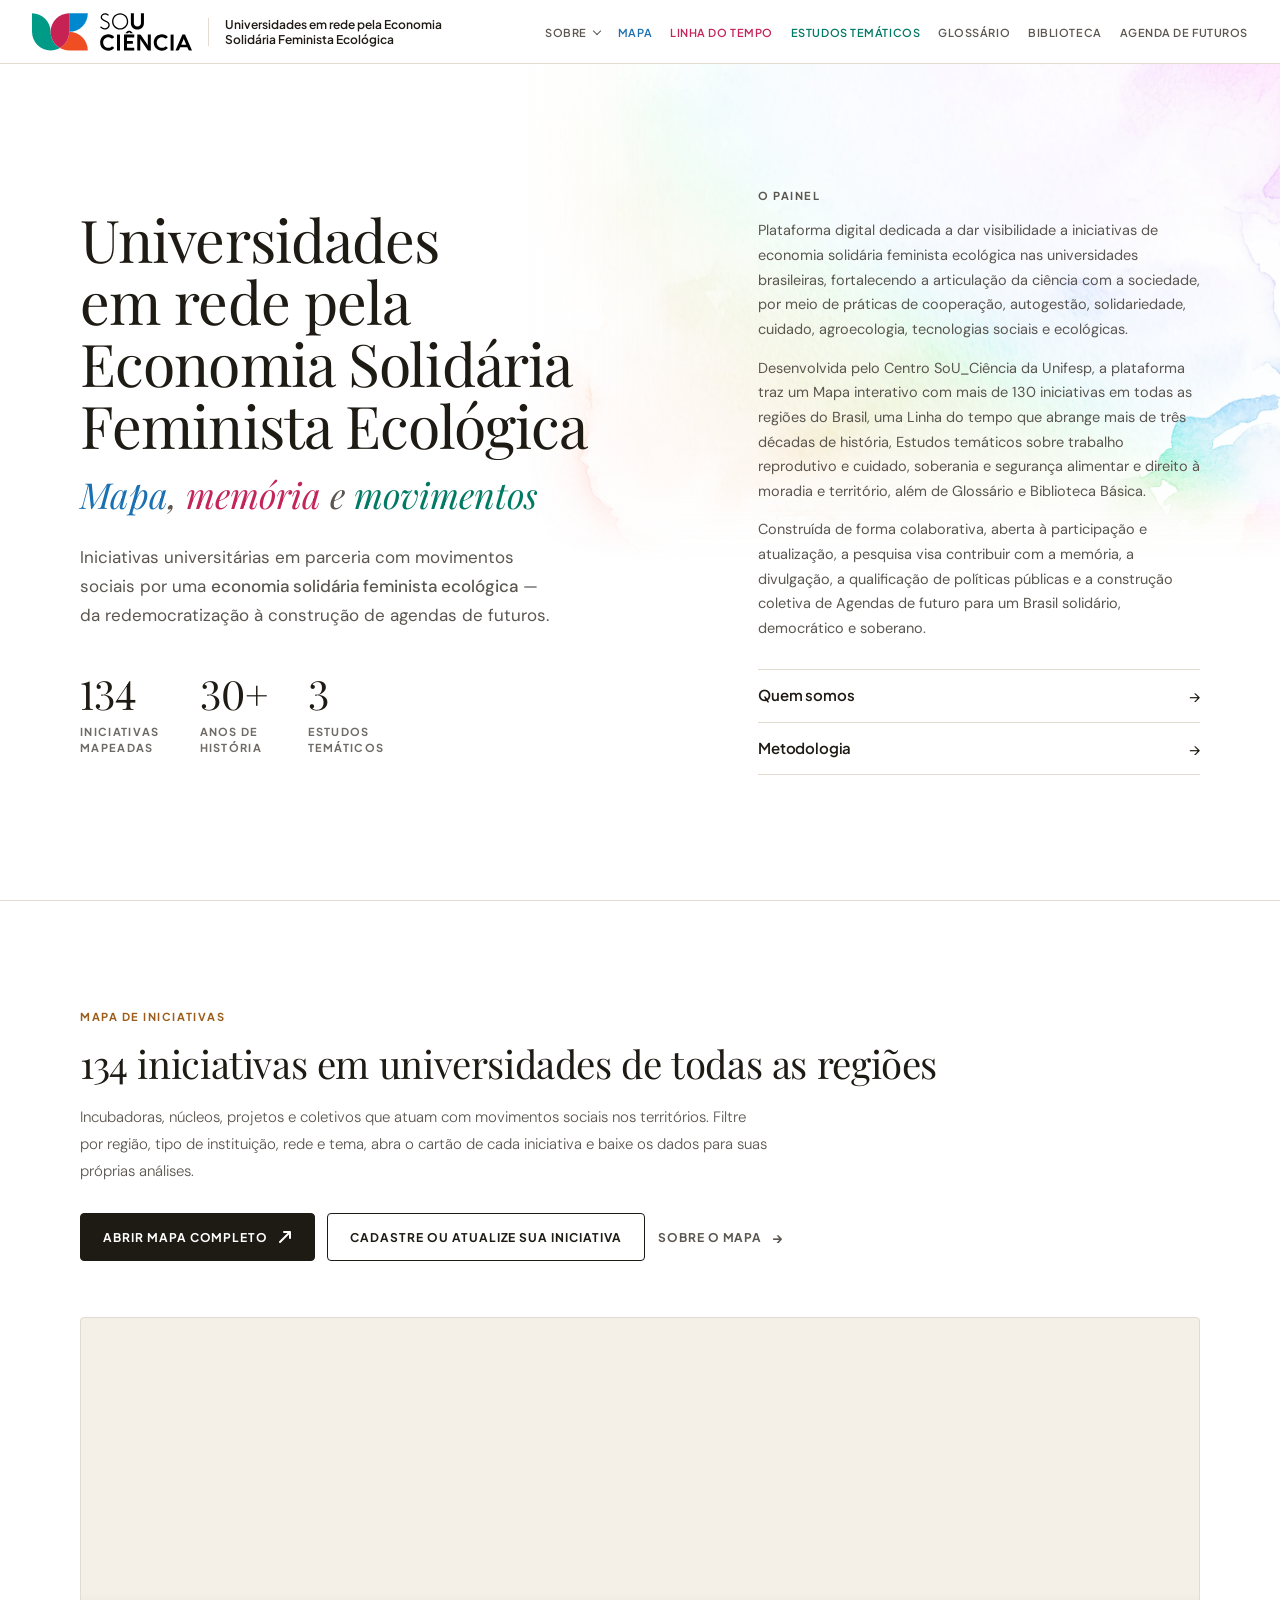
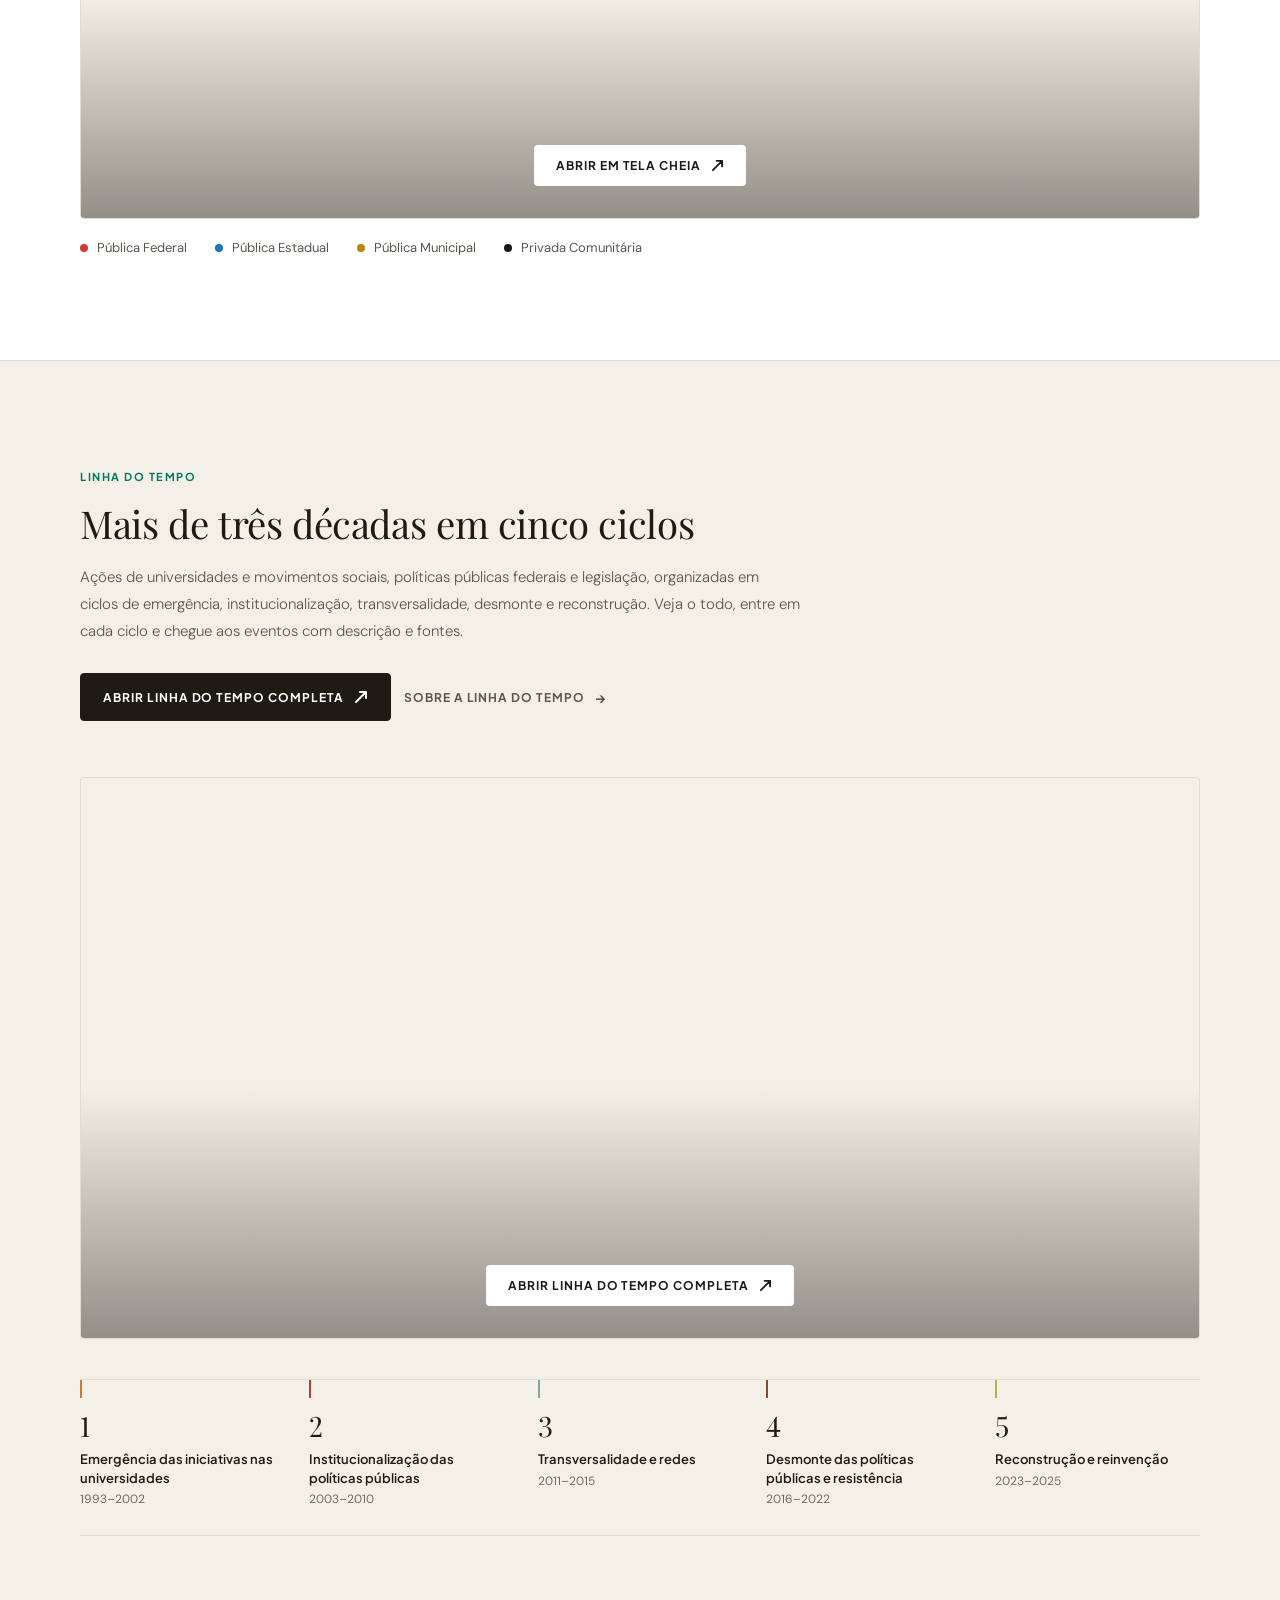
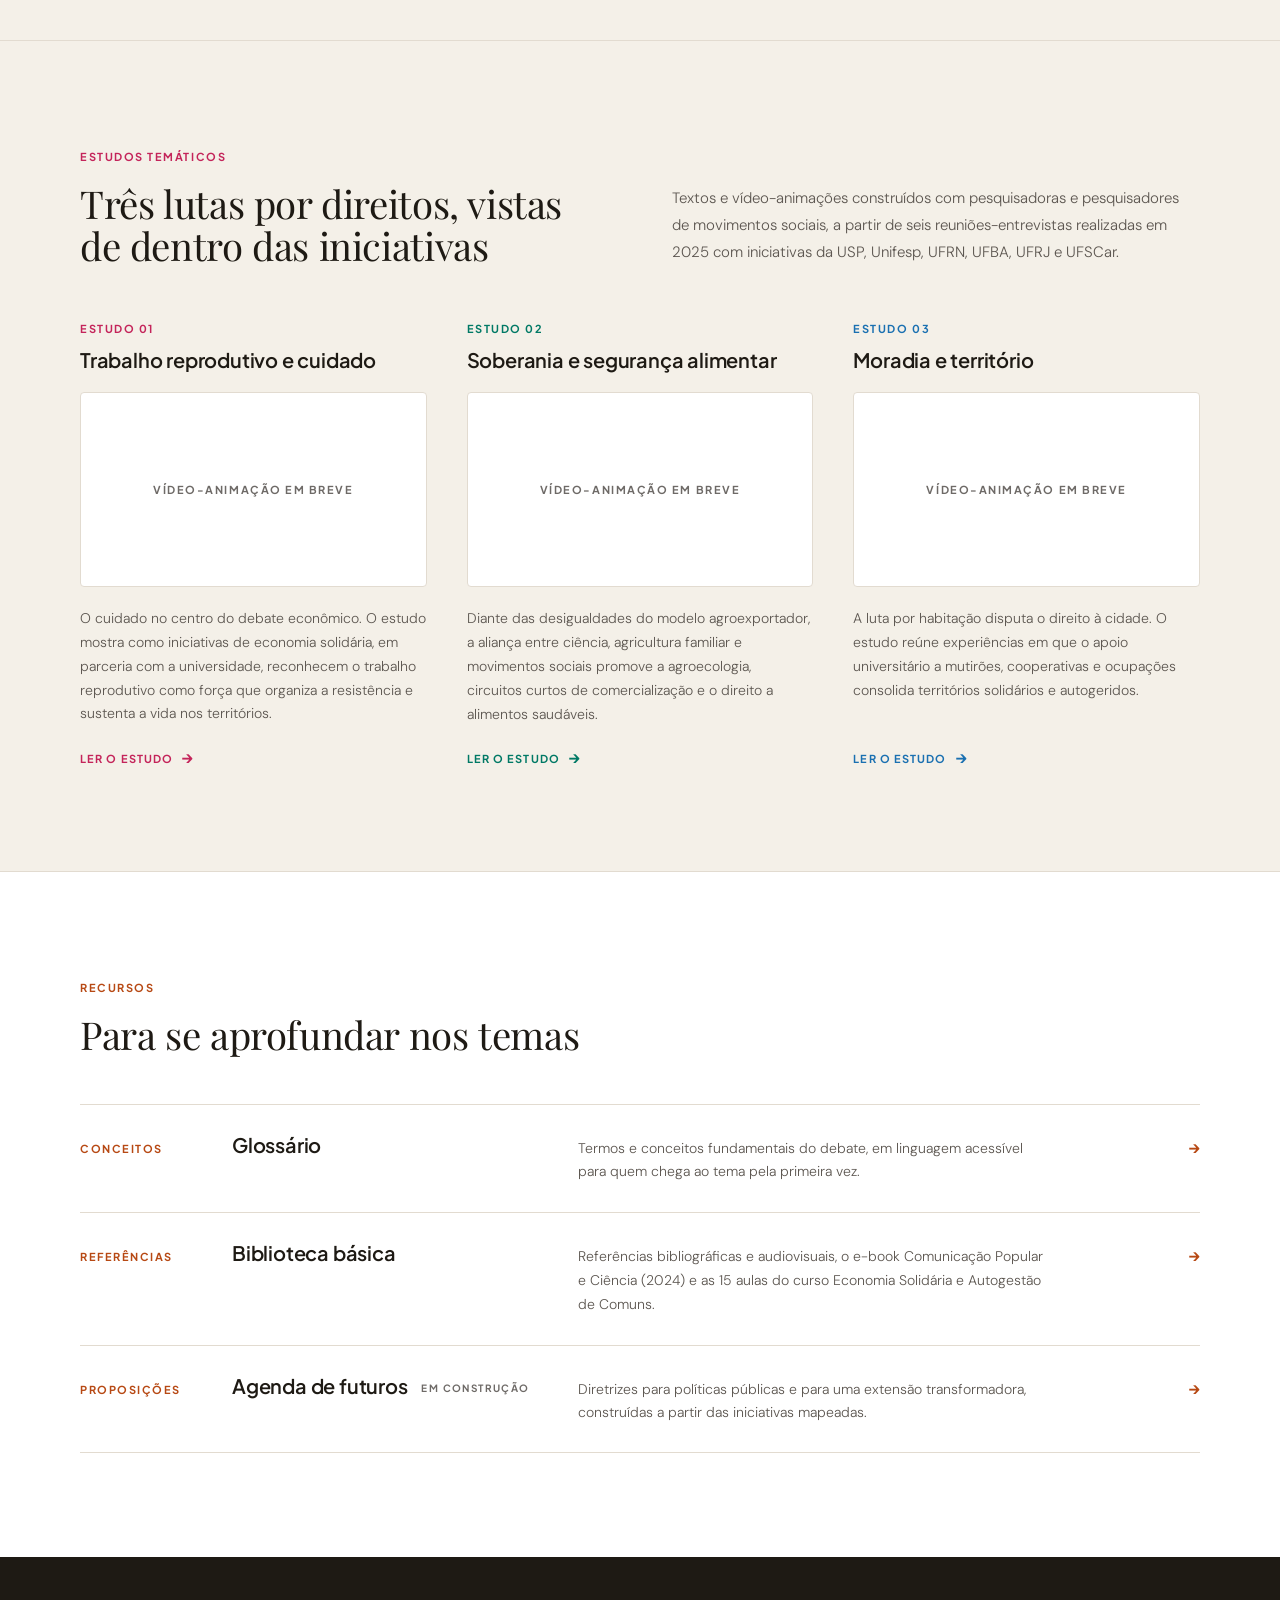
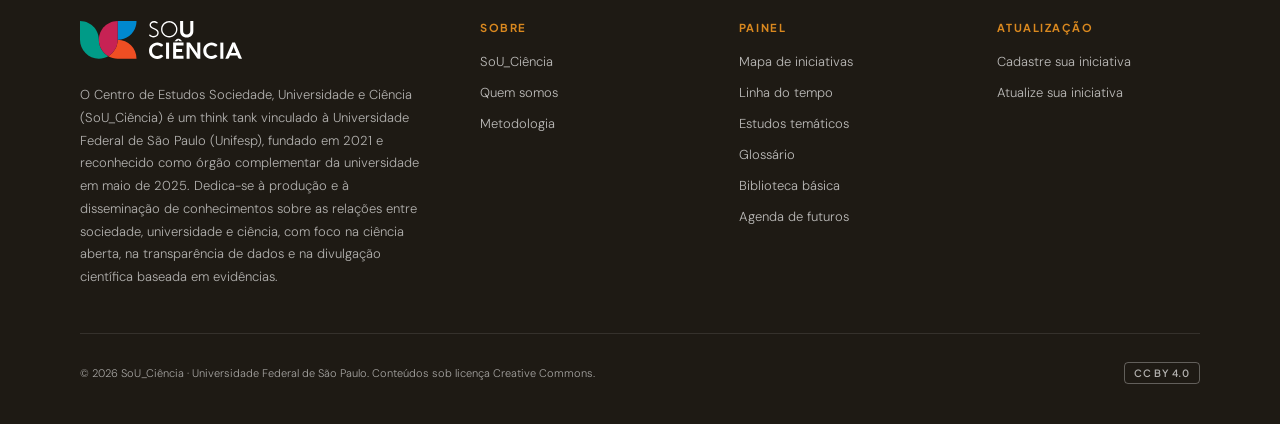
<file: index.html>
<!DOCTYPE html>
<html lang="pt-BR">
<head>
<meta charset="UTF-8">
<meta name="viewport" content="width=device-width, initial-scale=1.0">
<title>Universidades em rede pela Economia Solidária Feminista Ecológica: mapa, memória e movimentos</title>
<meta name="description" content="Painel da Linha 7 do SoU_Ciência (Unifesp): iniciativas universitárias em parceria com movimentos sociais por uma economia solidária feminista ecológica — mapa, linha do tempo e estudos temáticos.">
<link rel="icon" href="assets/img/favicon.svg" type="image/svg+xml">
<link rel="icon" href="assets/img/favicon-32.png" type="image/png" sizes="32x32">
<link rel="apple-touch-icon" href="assets/img/apple-touch-icon.png">
<link rel="preconnect" href="https://fonts.googleapis.com">
<link rel="preconnect" href="https://fonts.gstatic.com" crossorigin>
<link href="https://fonts.googleapis.com/css2?family=Playfair+Display:ital,wght@0,400;1,400&family=Plus+Jakarta+Sans:ital,wght@0,300;0,400;0,500;0,600;0,700;0,800;1,400&family=DM+Sans:ital,opsz,wght@0,9..40,300;0,9..40,400;0,9..40,500;1,9..40,300;1,9..40,400&display=swap" rel="stylesheet">

<!--
  FONTE: Substituir 'Plus Jakarta Sans' por 'AquawaxPro' quando disponível.
  @font-face { font-family:'AquawaxPro'; src:url('fonts/AquawaxPro-Bold.woff2') format('woff2'); font-weight:700 900; }
  @font-face { font-family:'AquawaxPro'; src:url('fonts/AquawaxPro-Regular.woff2') format('woff2'); font-weight:300 600; }
-->

<link rel="stylesheet" href="assets/css/tokens.css">
<link rel="stylesheet" href="assets/css/base.css">
<link rel="stylesheet" href="assets/css/home.css">
<!-- marca a página como "com JS" antes de pintar: só então as animações escondem o conteúdo -->
<script>document.documentElement.classList.add('js');</script>
</head>
<body>

<!-- ══ NAVBAR ══════════════════════════════════════════════════════════ -->
<nav class="site-nav" aria-label="Principal">
  <div class="nav-left">
    <a class="nav-logo" href="index.html">
      <img src="assets/img/souciencia-logo.svg" alt="SoU_Ciência — página inicial do painel" width="171" height="40">
    </a>
    <div class="nav-sep" aria-hidden="true"></div>
    <span class="nav-project">Universidades em rede pela Economia Solidária Feminista Ecológica</span>
  </div>
  <button class="nav-toggle" type="button" aria-expanded="false" aria-controls="nav-links" aria-label="Abrir menu"><span></span></button>
  <ul class="nav-links" id="nav-links">
    <li class="nav-sub">
      <a class="nav-sub-toggle" href="pages/o-projeto.html" aria-haspopup="true" aria-expanded="false" aria-controls="submenu-sobre">Sobre <span class="nav-caret" aria-hidden="true"></span></a>
      <ul class="nav-submenu" id="submenu-sobre">
        <li><a href="pages/o-projeto.html#apresentacao">Apresentação</a></li>
        <li><a href="pages/o-projeto.html#quem-somos">Quem somos</a></li>
        <li><a href="pages/o-projeto.html#metodologia">Metodologia</a></li>
      </ul>
    </li>
    <li><a class="nav-mapa" href="#mapa">Mapa</a></li>
    <li><a class="nav-memoria" href="#linha-do-tempo">Linha do tempo</a></li>
    <li><a class="nav-movimentos" href="#estudos">Estudos temáticos</a></li>
    <li><a href="pages/glossario.html">Glossário</a></li>
    <li><a href="pages/biblioteca.html">Biblioteca</a></li>
    <li><a href="pages/agenda-de-futuros.html">Agenda de futuros</a></li>
  </ul>
</nav>

<main>

<!-- ══ HERO ════════════════════════════════════════════════════════════ -->
<section class="hero">

  <!-- aquarela fornecida pela equipe (original fora do git) -->
  <img class="hero-aquarela" src="assets/img/aquarela-hero.webp" alt="" aria-hidden="true" width="1800" height="1200">

  <div class="hero-content">

    <div class="hero-left">
      <h1 class="hero-title seq">Universidades em rede pela Economia Solidária Feminista Ecológica</h1>

      <p class="hero-subtitle seq"><span class="cor-mapa">Mapa</span><span class="cor-sep">,</span> <span class="cor-memoria">memória</span> <span class="cor-sep">e</span> <span class="cor-movimentos">movimentos</span></p>

      <p class="hero-desc seq">
        Iniciativas universitárias em parceria com movimentos sociais por uma <strong>economia solidária feminista ecológica</strong> — da redemocratização à construção de agendas de futuros.
      </p>

      <div class="hero-stats seq">
        <div class="hero-stat">
          <div class="hero-stat-num"><span data-count="134">134</span></div>
          <div class="hero-stat-label">Iniciativas<br>mapeadas</div>
        </div>
        <div class="hero-stat">
          <div class="hero-stat-num"><span data-count="30">30</span>+</div>
          <div class="hero-stat-label">Anos de<br>história</div>
        </div>
        <div class="hero-stat">
          <div class="hero-stat-num"><span data-count="3">3</span></div>
          <div class="hero-stat-label">Estudos<br>temáticos</div>
        </div>
      </div>
    </div>

    <aside class="hero-sobre" aria-labelledby="hero-sobre-label">
      <p class="hero-sobre-label" id="hero-sobre-label">O painel</p>
      <p class="hero-sobre-text">Plataforma digital dedicada a dar visibilidade a iniciativas de economia solidária feminista ecológica nas universidades brasileiras, fortalecendo a articulação da ciência com a sociedade, por meio de práticas de cooperação, autogestão, solidariedade, cuidado, agroecologia, tecnologias sociais e ecológicas.</p>
      <p class="hero-sobre-text">Desenvolvida pelo Centro SoU_Ciência da Unifesp, a plataforma traz um Mapa interativo com mais de 130 iniciativas em todas as regiões do Brasil, uma Linha do tempo que abrange mais de três décadas de história, Estudos temáticos sobre trabalho reprodutivo e cuidado, soberania e segurança alimentar e direito à moradia e território, além de Glossário e Biblioteca Básica.</p>
      <p class="hero-sobre-text">Construída de forma colaborativa, aberta à participação e atualização, a pesquisa visa contribuir com a memória, a divulgação, a qualificação de políticas públicas e a construção coletiva de Agendas de futuro para um Brasil solidário, democrático e soberano.</p>
      <ul class="rows">
        <li style="--i:0"><a class="row row--compact" href="pages/o-projeto.html#quem-somos"><span class="row-title">Quem somos</span><span class="row-arr" aria-hidden="true">→</span></a></li>
        <li style="--i:1"><a class="row row--compact" href="pages/o-projeto.html#metodologia"><span class="row-title">Metodologia</span><span class="row-arr" aria-hidden="true">→</span></a></li>
      </ul>
    </aside>

  </div>
</section>

<!-- ══ MAPA ════════════════════════════════════════════════════════════ -->
<section class="section" id="mapa">
  <div class="sec-head sec-head--stack">
    <div class="sec-tag" style="color:var(--texto-ocre)"><span>Mapa de iniciativas</span></div>
    <h2 class="sec-title">134 iniciativas em universidades de todas as regiões</h2>
    <p class="sec-desc">
      Incubadoras, núcleos, projetos e coletivos que atuam com movimentos sociais nos territórios. Filtre por região, tipo de instituição, rede e tema, abra o cartão de cada iniciativa e baixe os dados para suas próprias análises.
    </p>
    <div class="sec-actions">
      <a href="https://meyrele.github.io/Linha_7/" class="btn-primary" target="_blank" rel="noopener">
        Abrir mapa completo
        <svg viewBox="0 0 14 14" aria-hidden="true"><path d="M2 12L12 2M6 2h6v6"/></svg>
      </a>
      <a href="https://forms.gle/HkU83W4qBvEHHf4RA" class="btn-outline" target="_blank" rel="noopener">
        Cadastre ou atualize sua iniciativa
      </a>
      <a href="pages/o-projeto.html#mapa" class="btn-ghost">Sobre o mapa <span class="row-arr" aria-hidden="true">→</span></a>
    </div>
  </div>

  <div class="preview">
    <div class="preview-inner">
      <iframe
        src="https://meyrele.github.io/Linha_7/"
        title="Prévia do mapa de iniciativas da Linha 7"
        scrolling="no"
        tabindex="-1"
      ></iframe>
    </div>
    <div class="preview-overlay">
      <a href="https://meyrele.github.io/Linha_7/" class="btn-open" target="_blank" rel="noopener">
        Abrir em tela cheia
        <svg viewBox="0 0 14 14" aria-hidden="true"><path d="M2 12L12 2M6 2h6v6"/></svg>
      </a>
    </div>
  </div>

  <!-- rótulos e cores copiados da legenda do mapa publicado -->
  <ul class="legend" aria-label="Legenda: tipo de instituição">
    <li><span class="legend-dot" style="background:var(--mapa-federal);"></span>Pública Federal</li>
    <li><span class="legend-dot" style="background:var(--mapa-estadual);"></span>Pública Estadual</li>
    <li><span class="legend-dot" style="background:var(--mapa-municipal);"></span>Pública Municipal</li>
    <li><span class="legend-dot" style="background:var(--mapa-privada);"></span>Privada Comunitária</li>
  </ul>
</section>

<!-- ══ LINHA DO TEMPO ═══════════════════════════════════════════════════ -->
<section class="section section--areia" id="linha-do-tempo">
  <div class="sec-head sec-head--stack">
    <div class="sec-tag" style="color:var(--texto-verde)"><span>Linha do tempo</span></div>
    <h2 class="sec-title">Mais de três décadas em cinco ciclos</h2>
    <p class="sec-desc">
      Ações de universidades e movimentos sociais, políticas públicas federais e legislação, organizadas em ciclos de emergência, institucionalização, transversalidade, desmonte e reconstrução. Veja o todo, entre em cada ciclo e chegue aos eventos com descrição e fontes.
    </p>
    <div class="sec-actions">
      <a href="https://meyrele.github.io/linha-do-tempo-linha-7/" class="btn-primary" target="_blank" rel="noopener">
        Abrir linha do tempo completa
        <svg viewBox="0 0 14 14" aria-hidden="true"><path d="M2 12L12 2M6 2h6v6"/></svg>
      </a>
      <a href="pages/o-projeto.html#linha-do-tempo" class="btn-ghost">Sobre a linha do tempo <span class="row-arr" aria-hidden="true">→</span></a>
    </div>
  </div>

  <div class="preview ldt-preview">
    <div class="preview-inner">
      <img class="ldt-poster" src="assets/img/linha-do-tempo-aprovada.webp" alt="Linha do tempo com os cinco ciclos históricos" width="2400" height="1686">
      <iframe
        src="https://meyrele.github.io/linha-do-tempo-linha-7/"
        title="Prévia da linha do tempo: iniciativas universitárias de economia solidária em cinco ciclos, de 1993 a 2025"
        loading="lazy"
        tabindex="-1"
      ></iframe>
    </div>
    <div class="preview-overlay">
      <a href="https://meyrele.github.io/linha-do-tempo-linha-7/" class="btn-open" target="_blank" rel="noopener">
        Abrir linha do tempo completa
        <svg viewBox="0 0 14 14" aria-hidden="true"><path d="M2 12L12 2M6 2h6v6"/></svg>
      </a>
    </div>
  </div>

  <!-- cores copiadas de ALL_DATA.cycles da linha do tempo publicada -->
  <div class="ciclos-wrap" data-reveal>
    <div class="rule"></div>
    <ol class="ciclos" aria-label="Ciclos da linha do tempo">
      <li class="ciclo" data-item style="--c:var(--ciclo-1)"><span class="ciclo-tick"></span><div class="ciclo-n">1</div><div class="ciclo-nome">Emergência das iniciativas nas universidades</div><div class="ciclo-periodo">1993–2002</div></li>
      <li class="ciclo" data-item style="--c:var(--ciclo-2)"><span class="ciclo-tick"></span><div class="ciclo-n">2</div><div class="ciclo-nome">Institucionalização das políticas públicas</div><div class="ciclo-periodo">2003–2010</div></li>
      <li class="ciclo" data-item style="--c:var(--ciclo-3)"><span class="ciclo-tick"></span><div class="ciclo-n">3</div><div class="ciclo-nome">Transversalidade e redes</div><div class="ciclo-periodo">2011–2015</div></li>
      <li class="ciclo" data-item style="--c:var(--ciclo-4)"><span class="ciclo-tick"></span><div class="ciclo-n">4</div><div class="ciclo-nome">Desmonte das políticas públicas e resistência</div><div class="ciclo-periodo">2016–2022</div></li>
      <li class="ciclo" data-item style="--c:var(--ciclo-5)"><span class="ciclo-tick"></span><div class="ciclo-n">5</div><div class="ciclo-nome">Reconstrução e reinvenção</div><div class="ciclo-periodo">2023–2025</div></li>
    </ol>
    <div class="rule"></div>
  </div>
</section>

<!-- ══ ESTUDOS TEMÁTICOS ════════════════════════════════════════════════ -->
<section class="section section--areia" id="estudos">
  <div class="sec-head">
    <div>
      <div class="sec-tag" style="color:var(--texto-magenta)"><span>Estudos temáticos</span></div>
      <h2 class="sec-title">Três lutas por direitos, vistas de dentro das iniciativas</h2>
    </div>
    <p class="sec-desc">
      Textos e vídeo-animações construídos com pesquisadoras e pesquisadores de movimentos sociais, a partir de seis reuniões-entrevistas realizadas em 2025 com iniciativas da USP, Unifesp, UFRN, UFBA, UFRJ e UFSCar.
    </p>
  </div>

  <div class="estudos-grid" data-reveal>
    <article class="estudo" data-item style="--tema:var(--texto-magenta)">
      <p class="estudo-label">Estudo 01</p>
      <h3 class="estudo-title">Trabalho reprodutivo e cuidado</h3>
      <!-- vídeo-animação: trocar o <span> por <iframe src="https://www.youtube-nocookie.com/embed/ID" title="…" allowfullscreen></iframe> -->
      <div class="video-slot"><span>Vídeo-animação em breve</span></div>
      <p class="estudo-text">O cuidado no centro do debate econômico. O estudo mostra como iniciativas de economia solidária, em parceria com a universidade, reconhecem o trabalho reprodutivo como força que organiza a resistência e sustenta a vida nos territórios.</p>
      <a class="estudo-link" href="pages/estudos-tematicos.html#cuidado">Ler o estudo <span class="row-arr" aria-hidden="true">→</span></a>
    </article>
    <article class="estudo" data-item style="--tema:var(--texto-verde)">
      <p class="estudo-label">Estudo 02</p>
      <h3 class="estudo-title">Soberania e segurança alimentar</h3>
      <!-- vídeo-animação: trocar o <span> por <iframe src="https://www.youtube-nocookie.com/embed/ID" title="…" allowfullscreen></iframe> -->
      <div class="video-slot"><span>Vídeo-animação em breve</span></div>
      <p class="estudo-text">Diante das desigualdades do modelo agroexportador, a aliança entre ciência, agricultura familiar e movimentos sociais promove a agroecologia, circuitos curtos de comercialização e o direito a alimentos saudáveis.</p>
      <a class="estudo-link" href="pages/estudos-tematicos.html#soberania-alimentar">Ler o estudo <span class="row-arr" aria-hidden="true">→</span></a>
    </article>
    <article class="estudo" data-item style="--tema:var(--texto-azul)">
      <p class="estudo-label">Estudo 03</p>
      <h3 class="estudo-title">Moradia e território</h3>
      <!-- vídeo-animação: trocar o <span> por <iframe src="https://www.youtube-nocookie.com/embed/ID" title="…" allowfullscreen></iframe> -->
      <div class="video-slot"><span>Vídeo-animação em breve</span></div>
      <p class="estudo-text">A luta por habitação disputa o direito à cidade. O estudo reúne experiências em que o apoio universitário a mutirões, cooperativas e ocupações consolida territórios solidários e autogeridos.</p>
      <a class="estudo-link" href="pages/estudos-tematicos.html#moradia">Ler o estudo <span class="row-arr" aria-hidden="true">→</span></a>
    </article>
  </div>
</section>

<!-- ══ RECURSOS ═════════════════════════════════════════════════════════ -->
<section class="section" id="recursos">
  <div class="section-head-simple">
    <div class="sec-tag" style="color:var(--texto-laranja)"><span>Recursos</span></div>
    <h2 class="sec-title">Para se aprofundar nos temas</h2>
  </div>

  <ol class="rows" data-reveal>
    <li>
      <a class="row" data-item href="pages/glossario.html" style="--row-cor:var(--texto-laranja)">
        <span class="row-label">Conceitos</span>
        <h3 class="row-title">Glossário</h3>
        <p class="row-text">Termos e conceitos fundamentais do debate, em linguagem acessível para quem chega ao tema pela primeira vez.</p>
        <span class="row-action"><span class="row-arr" aria-hidden="true">→</span></span>
      </a>
    </li>
    <li>
      <a class="row" data-item href="pages/biblioteca.html" style="--row-cor:var(--texto-laranja)">
        <span class="row-label">Referências</span>
        <h3 class="row-title">Biblioteca básica</h3>
        <p class="row-text">Referências bibliográficas e audiovisuais, o e-book Comunicação Popular e Ciência (2024) e as 15 aulas do curso Economia Solidária e Autogestão de Comuns.</p>
        <span class="row-action"><span class="row-arr" aria-hidden="true">→</span></span>
      </a>
    </li>
    <li>
      <a class="row" data-item href="pages/agenda-de-futuros.html" style="--row-cor:var(--texto-laranja)">
        <span class="row-label">Proposições</span>
        <h3 class="row-title">Agenda de futuros <span class="tag-construcao">Em construção</span></h3>
        <p class="row-text">Diretrizes para políticas públicas e para uma extensão transformadora, construídas a partir das iniciativas mapeadas.</p>
        <span class="row-action"><span class="row-arr" aria-hidden="true">→</span></span>
      </a>
    </li>
  </ol>
</section>

</main>

<!-- ══ RODAPÉ ═══════════════════════════════════════════════════════════ -->
<footer class="site-footer">
  <div class="footer-grid">
    <div class="footer-brand">
      <a class="footer-logo" href="https://souciencia.unifesp.br/" target="_blank" rel="noopener">
        <img src="assets/img/souciencia-logo-claro.svg" alt="SoU_Ciência — site do Centro (abre em nova aba)" width="163" height="38">
      </a>
      <p>O Centro de Estudos Sociedade, Universidade e Ciência (SoU_Ciência) é um think tank vinculado à Universidade Federal de São Paulo (Unifesp), fundado em 2021 e reconhecido como órgão complementar da universidade em maio de 2025. Dedica-se à produção e à disseminação de conhecimentos sobre as relações entre sociedade, universidade e ciência, com foco na ciência aberta, na transparência de dados e na divulgação científica baseada em evidências.</p>
    </div>
    <div>
      <div class="footer-label">Sobre</div>
      <ul class="footer-links">
        <li><a href="https://souciencia.unifesp.br/" target="_blank" rel="noopener">SoU_Ciência</a></li>
        <li><a href="pages/o-projeto.html#quem-somos">Quem somos</a></li>
        <li><a href="pages/o-projeto.html#metodologia">Metodologia</a></li>
      </ul>
    </div>
    <div>
      <div class="footer-label">Painel</div>
      <ul class="footer-links">
        <li><a href="#mapa">Mapa de iniciativas</a></li>
        <li><a href="#linha-do-tempo">Linha do tempo</a></li>
        <li><a href="#estudos">Estudos temáticos</a></li>
        <li><a href="pages/glossario.html">Glossário</a></li>
        <li><a href="pages/biblioteca.html">Biblioteca básica</a></li>
        <li><a href="pages/agenda-de-futuros.html">Agenda de futuros</a></li>
      </ul>
    </div>
    <div>
      <div class="footer-label">Atualização</div>
      <ul class="footer-links">
        <li><a href="https://forms.gle/HkU83W4qBvEHHf4RA" target="_blank" rel="noopener">Cadastre sua iniciativa</a></li>
        <li><a href="https://forms.gle/HkU83W4qBvEHHf4RA" target="_blank" rel="noopener">Atualize sua iniciativa</a></li>
      </ul>
    </div>
  </div>
  <div class="footer-bottom">
    <p>© 2026 SoU_Ciência · Universidade Federal de São Paulo. Conteúdos sob licença Creative Commons.</p>
    <span class="cc">CC BY 4.0</span>
  </div>
</footer>

<script src="assets/js/main.js"></script>
</body>
</html>
</file>
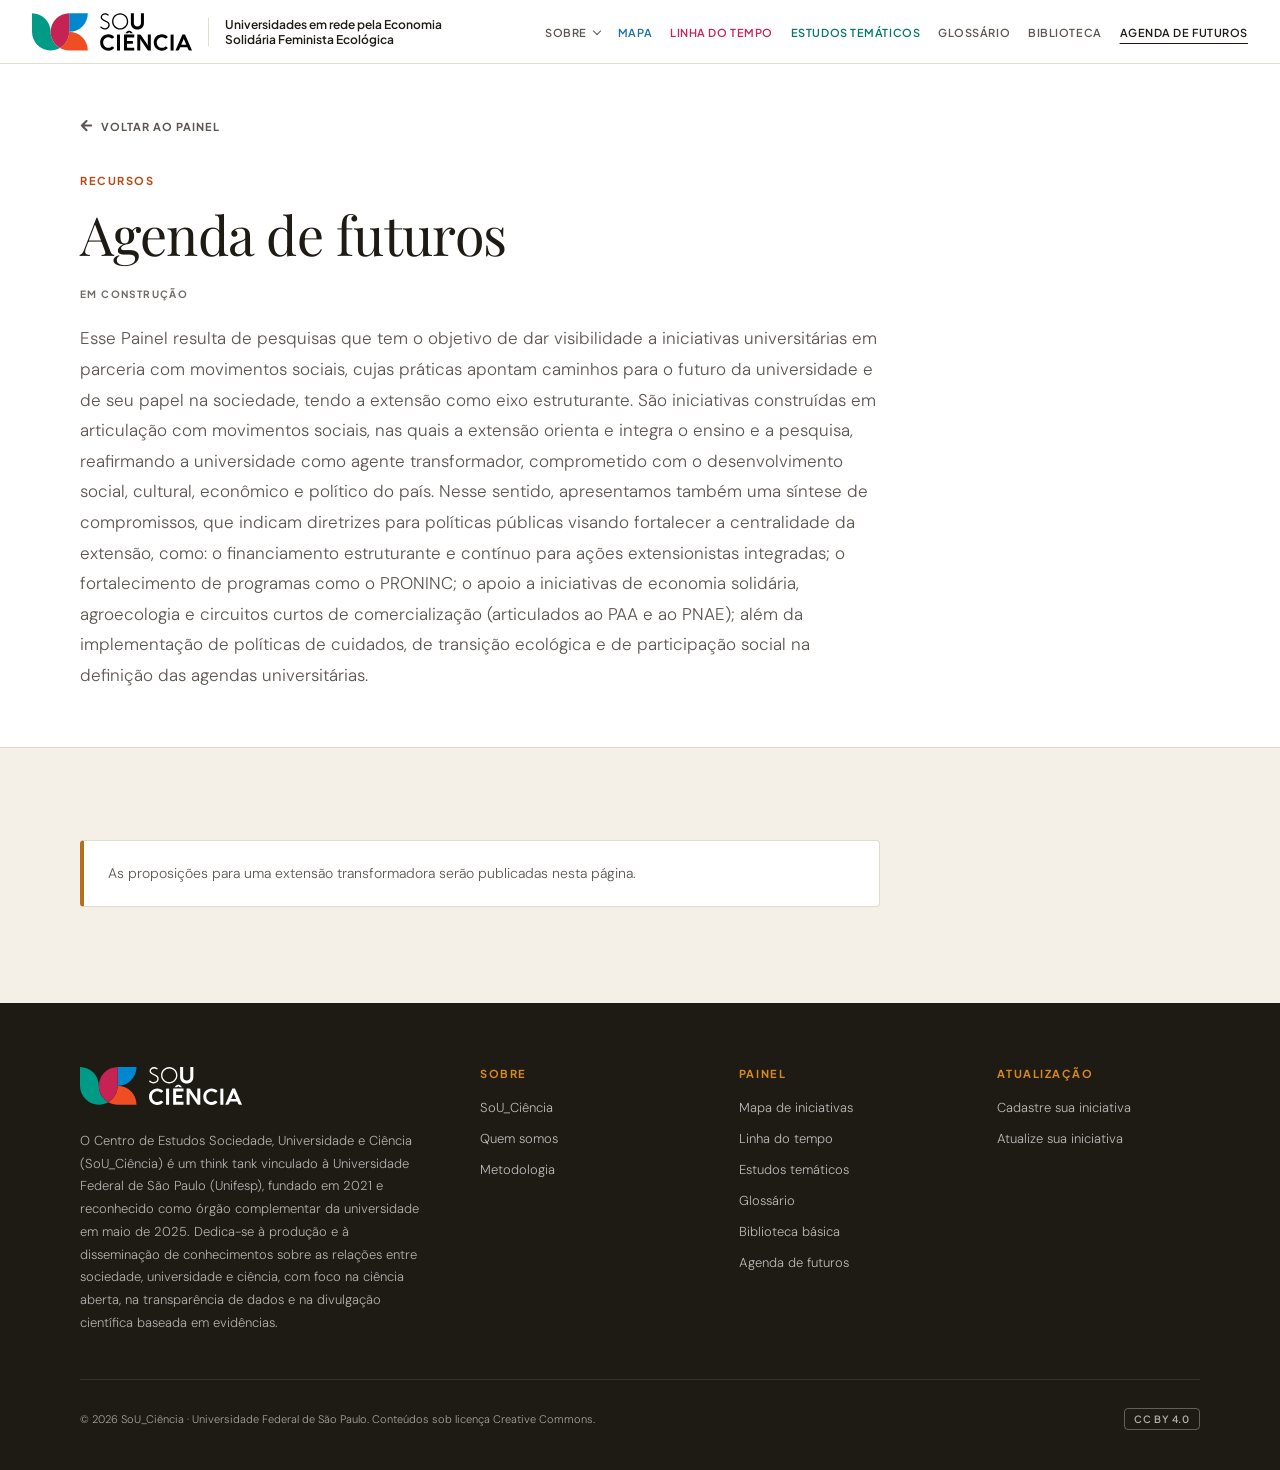
<file: pages/agenda-de-futuros.html>
<!DOCTYPE html>
<html lang="pt-BR">
<head>
<meta charset="UTF-8">
<meta name="viewport" content="width=device-width, initial-scale=1.0">
<title>Agenda de futuros · Universidades em rede pela Economia Solidária Feminista Ecológica</title>
<meta name="description" content="Agenda de futuros do Painel da Linha 7: diretrizes para políticas públicas e para uma extensão transformadora.">
<link rel="icon" href="../assets/img/favicon.svg" type="image/svg+xml">
<link rel="icon" href="../assets/img/favicon-32.png" type="image/png" sizes="32x32">
<link rel="apple-touch-icon" href="../assets/img/apple-touch-icon.png">
<link rel="preconnect" href="https://fonts.googleapis.com">
<link rel="preconnect" href="https://fonts.gstatic.com" crossorigin>
<link href="https://fonts.googleapis.com/css2?family=Playfair+Display:ital,wght@0,400;1,400&family=Plus+Jakarta+Sans:ital,wght@0,300;0,400;0,500;0,600;0,700;0,800;1,400&family=DM+Sans:ital,opsz,wght@0,9..40,300;0,9..40,400;0,9..40,500;1,9..40,300;1,9..40,400&display=swap" rel="stylesheet">
<link rel="stylesheet" href="../assets/css/tokens.css">
<link rel="stylesheet" href="../assets/css/base.css">
<link rel="stylesheet" href="../assets/css/pages.css">
</head>
<body>

<nav class="site-nav" aria-label="Principal">
  <div class="nav-left">
    <a class="nav-logo" href="../index.html">
      <img src="../assets/img/souciencia-logo.svg" alt="SoU_Ciência — página inicial do painel" width="171" height="40">
    </a>
    <div class="nav-sep" aria-hidden="true"></div>
    <span class="nav-project">Universidades em rede pela Economia Solidária Feminista Ecológica</span>
  </div>
  <button class="nav-toggle" type="button" aria-expanded="false" aria-controls="nav-links" aria-label="Abrir menu"><span></span></button>
  <ul class="nav-links" id="nav-links">
    <li class="nav-sub">
      <a class="nav-sub-toggle" href="o-projeto.html" aria-haspopup="true" aria-expanded="false" aria-controls="submenu-sobre">Sobre <span class="nav-caret" aria-hidden="true"></span></a>
      <ul class="nav-submenu" id="submenu-sobre">
        <li><a href="o-projeto.html#apresentacao">Apresentação</a></li>
        <li><a href="o-projeto.html#quem-somos">Quem somos</a></li>
        <li><a href="o-projeto.html#metodologia">Metodologia</a></li>
      </ul>
    </li>
    <li><a class="nav-mapa" href="../index.html#mapa">Mapa</a></li>
    <li><a class="nav-memoria" href="../index.html#linha-do-tempo">Linha do tempo</a></li>
    <li><a class="nav-movimentos" href="../index.html#estudos">Estudos temáticos</a></li>
    <li><a href="glossario.html">Glossário</a></li>
    <li><a href="biblioteca.html">Biblioteca</a></li>
    <li><a href="agenda-de-futuros.html" aria-current="page">Agenda de futuros</a></li>
  </ul>
</nav>

<main>
<header class="page-hero">
  <div class="page-hero-inner">
    <a class="back-link" href="../index.html"><svg viewBox="0 0 14 14" aria-hidden="true"><path d="M7 1L2 6l5 5M12 6H2"/></svg> Voltar ao painel</a>
    <div class="sec-tag" style="color:var(--texto-laranja)"><span>Recursos</span></div>
    <h1 class="page-title">Agenda de futuros</h1>
    <div class="page-meta"><span class="tag-construcao">Em construção</span></div>
    <p class="page-lead">Esse Painel resulta de pesquisas que tem o objetivo de dar visibilidade a iniciativas universitárias em parceria com movimentos sociais, cujas práticas apontam caminhos para o futuro da universidade e de seu papel na sociedade, tendo a extensão como eixo estruturante. São iniciativas construídas em articulação com movimentos sociais, nas quais a extensão orienta e integra o ensino e a pesquisa, reafirmando a universidade como agente transformador, comprometido com o desenvolvimento social, cultural, econômico e político do país. Nesse sentido, apresentamos também uma síntese de compromissos, que indicam diretrizes para políticas públicas visando fortalecer a centralidade da extensão, como: o financiamento estruturante e contínuo para ações extensionistas integradas; o fortalecimento de programas como o PRONINC; o apoio a iniciativas de economia solidária, agroecologia e circuitos curtos de comercialização (articulados ao PAA e ao PNAE); além da implementação de políticas de cuidados, de transição ecológica e de participação social na definição das agendas universitárias.</p>
  </div>
</header>

<div class="page-body">
  <div class="page-body-inner prose">
<div class="note"><p>As proposições para uma extensão transformadora serão publicadas nesta página.</p></div>
  </div>
</div>
</main>

<footer class="site-footer">
  <div class="footer-grid">
    <div class="footer-brand">
      <a class="footer-logo" href="https://souciencia.unifesp.br/" target="_blank" rel="noopener">
        <img src="../assets/img/souciencia-logo-claro.svg" alt="SoU_Ciência — site do Centro (abre em nova aba)" width="163" height="38">
      </a>
      <p>O Centro de Estudos Sociedade, Universidade e Ciência (SoU_Ciência) é um think tank vinculado à Universidade Federal de São Paulo (Unifesp), fundado em 2021 e reconhecido como órgão complementar da universidade em maio de 2025. Dedica-se à produção e à disseminação de conhecimentos sobre as relações entre sociedade, universidade e ciência, com foco na ciência aberta, na transparência de dados e na divulgação científica baseada em evidências.</p>
    </div>
    <div>
      <div class="footer-label">Sobre</div>
      <ul class="footer-links">
        <li><a href="https://souciencia.unifesp.br/" target="_blank" rel="noopener">SoU_Ciência</a></li>
        <li><a href="o-projeto.html#quem-somos">Quem somos</a></li>
        <li><a href="o-projeto.html#metodologia">Metodologia</a></li>
      </ul>
    </div>
    <div>
      <div class="footer-label">Painel</div>
      <ul class="footer-links">
        <li><a href="../index.html#mapa">Mapa de iniciativas</a></li>
        <li><a href="../index.html#linha-do-tempo">Linha do tempo</a></li>
        <li><a href="../index.html#estudos">Estudos temáticos</a></li>
        <li><a href="glossario.html">Glossário</a></li>
        <li><a href="biblioteca.html">Biblioteca básica</a></li>
        <li><a href="agenda-de-futuros.html">Agenda de futuros</a></li>
      </ul>
    </div>
    <div>
      <div class="footer-label">Atualização</div>
      <ul class="footer-links">
        <li><a href="https://forms.gle/HkU83W4qBvEHHf4RA" target="_blank" rel="noopener">Cadastre sua iniciativa</a></li>
        <li><a href="https://forms.gle/HkU83W4qBvEHHf4RA" target="_blank" rel="noopener">Atualize sua iniciativa</a></li>
      </ul>
    </div>
  </div>
  <div class="footer-bottom">
    <p>© 2026 SoU_Ciência · Universidade Federal de São Paulo. Conteúdos sob licença Creative Commons.</p>
    <span class="cc">CC BY 4.0</span>
  </div>
</footer>

<script src="../assets/js/main.js"></script>
</body>
</html>
</file>
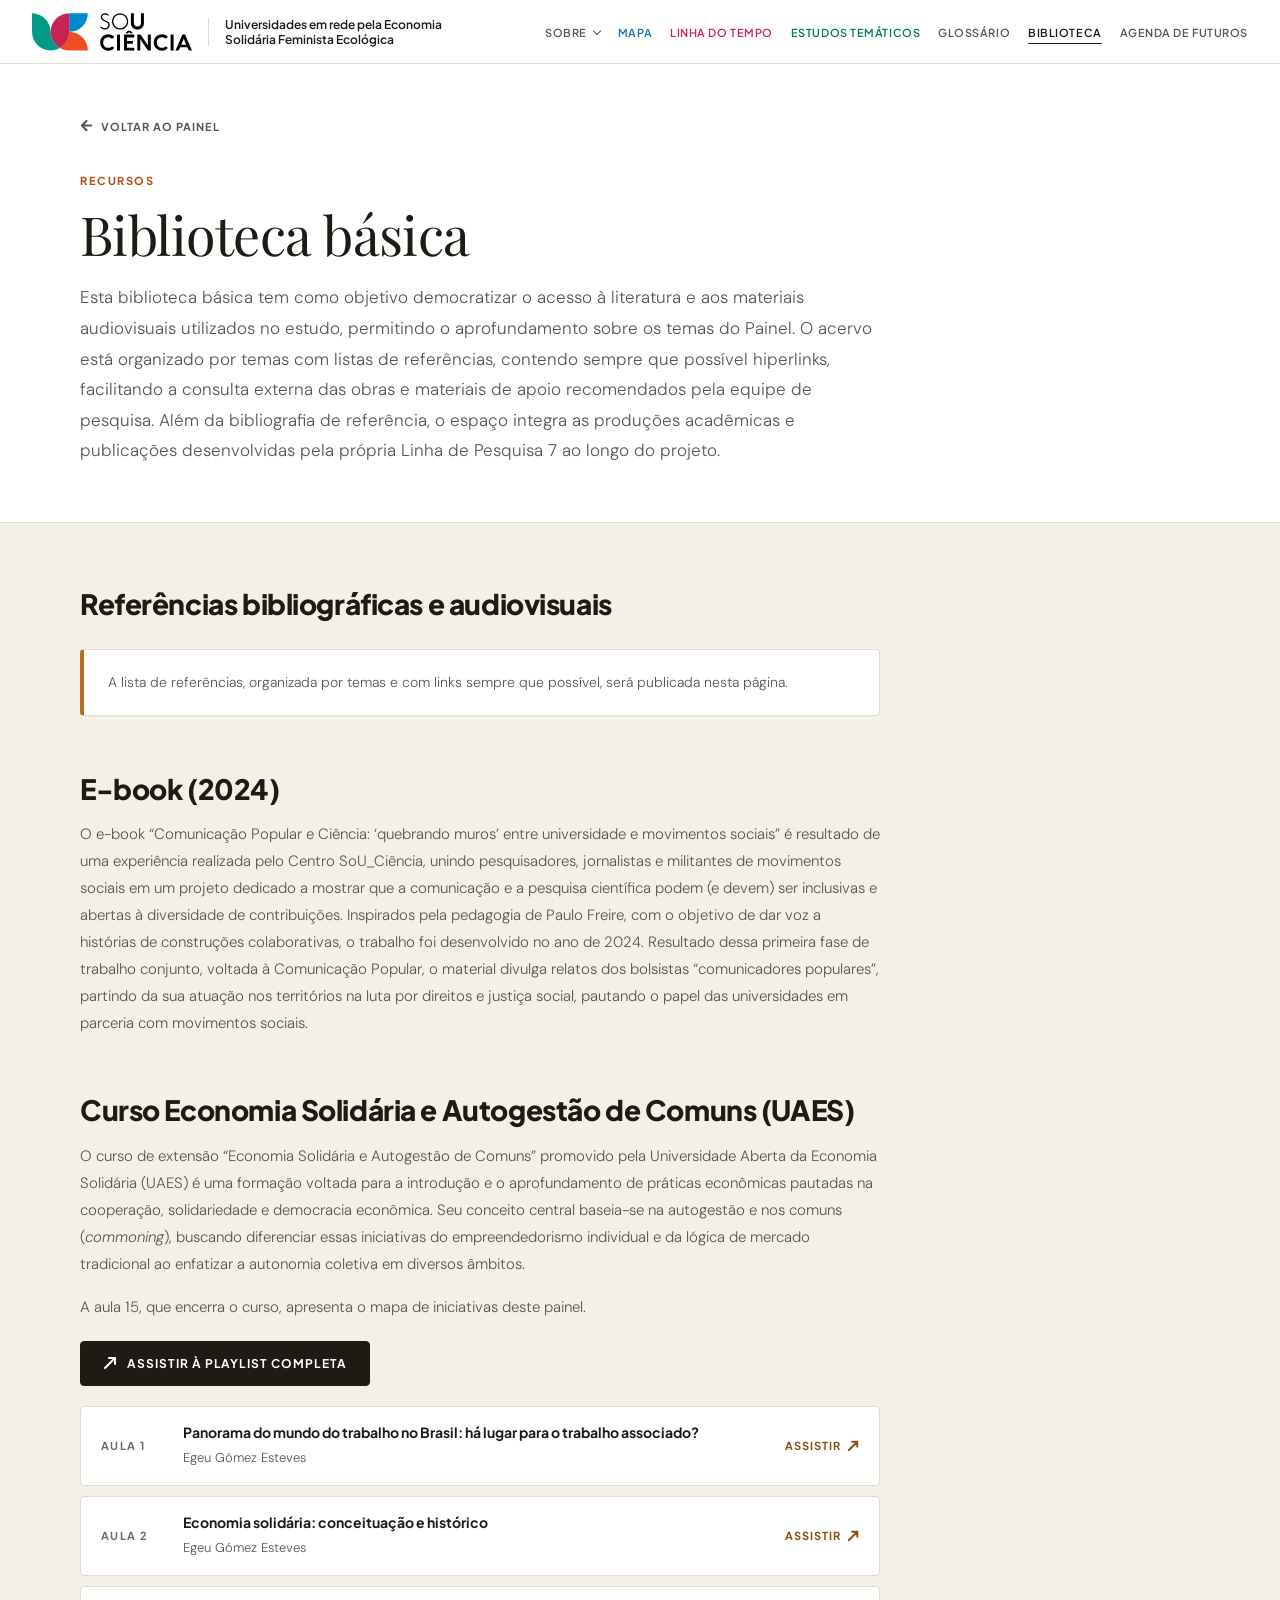
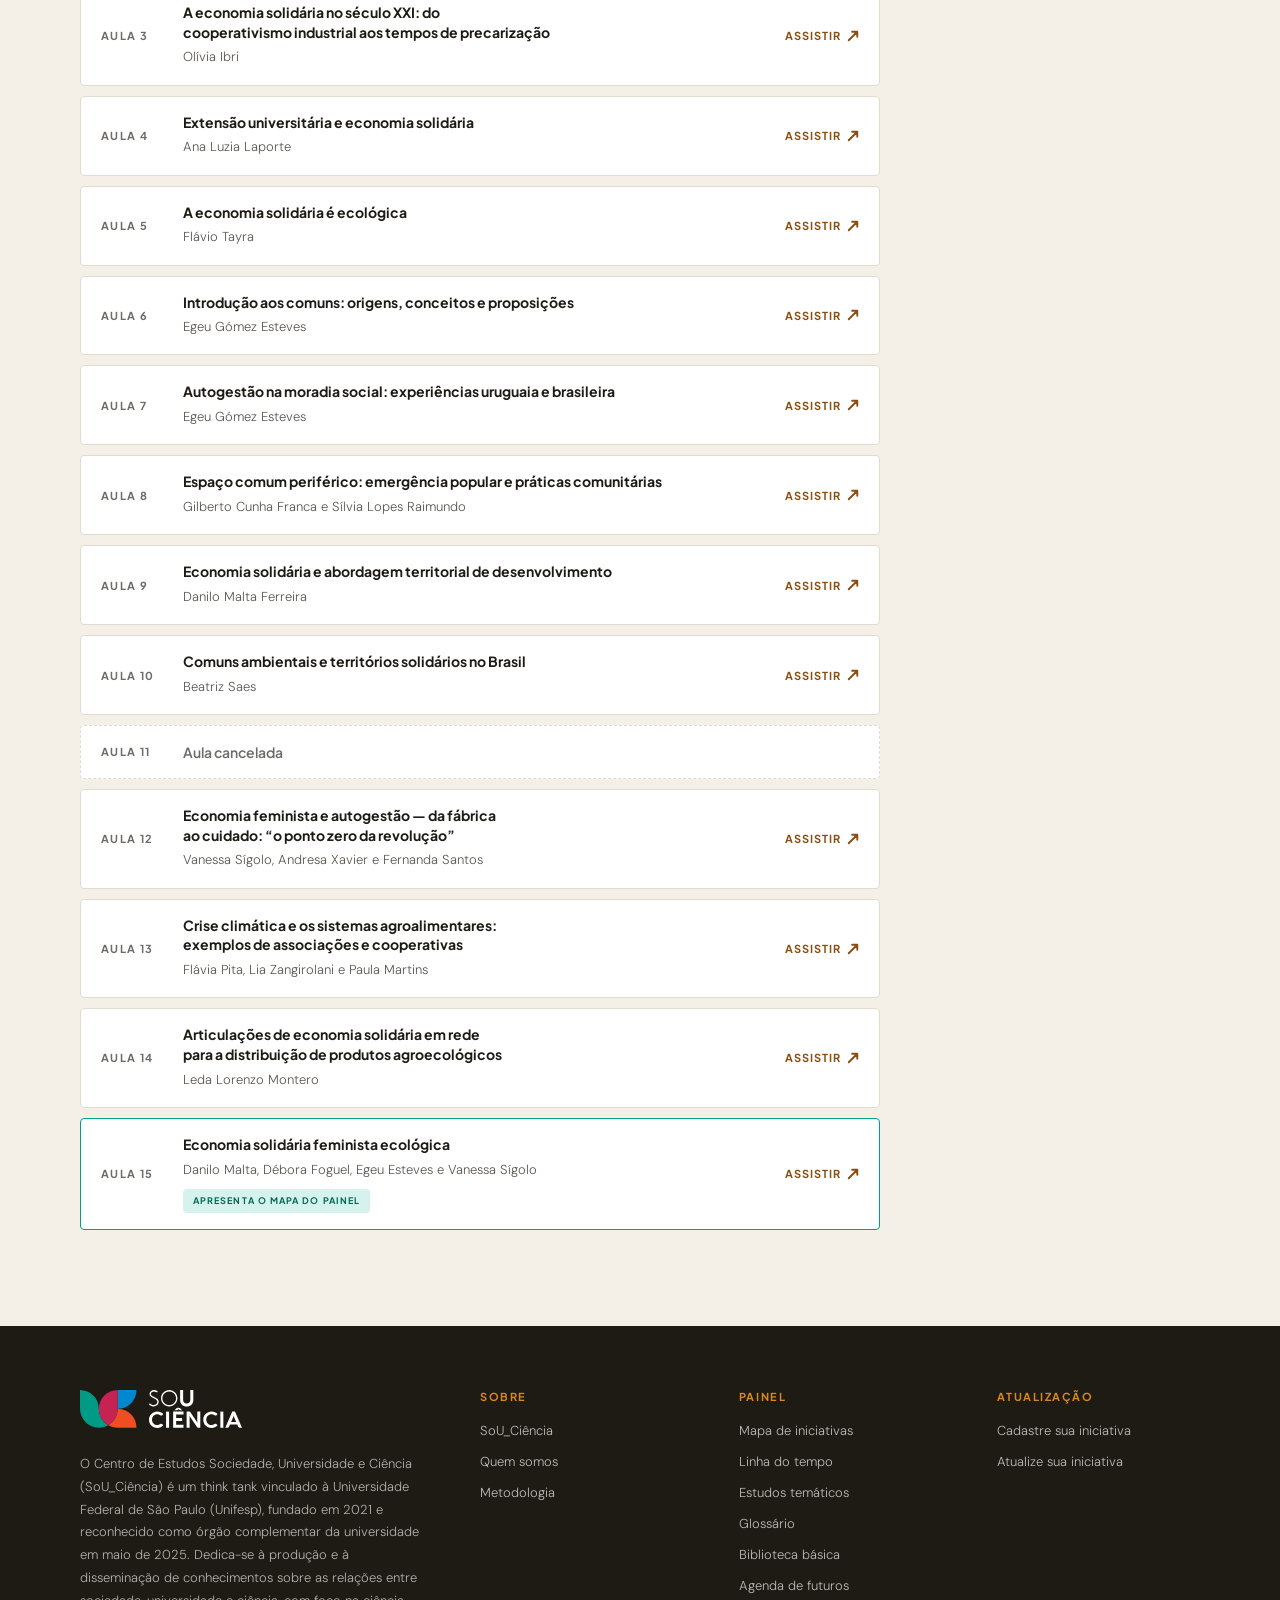
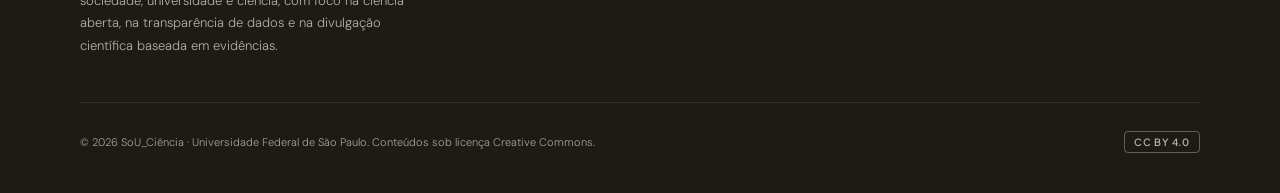
<file: pages/biblioteca.html>
<!DOCTYPE html>
<html lang="pt-BR">
<head>
<meta charset="UTF-8">
<meta name="viewport" content="width=device-width, initial-scale=1.0">
<title>Biblioteca básica · Universidades em rede pela Economia Solidária Feminista Ecológica</title>
<meta name="description" content="Biblioteca básica do Painel da Linha 7: referências, e-book Comunicação Popular e Ciência (2024) e as aulas do curso Economia Solidária e Autogestão de Comuns.">
<link rel="icon" href="../assets/img/favicon.svg" type="image/svg+xml">
<link rel="icon" href="../assets/img/favicon-32.png" type="image/png" sizes="32x32">
<link rel="apple-touch-icon" href="../assets/img/apple-touch-icon.png">
<link rel="preconnect" href="https://fonts.googleapis.com">
<link rel="preconnect" href="https://fonts.gstatic.com" crossorigin>
<link href="https://fonts.googleapis.com/css2?family=Playfair+Display:ital,wght@0,400;1,400&family=Plus+Jakarta+Sans:ital,wght@0,300;0,400;0,500;0,600;0,700;0,800;1,400&family=DM+Sans:ital,opsz,wght@0,9..40,300;0,9..40,400;0,9..40,500;1,9..40,300;1,9..40,400&display=swap" rel="stylesheet">
<link rel="stylesheet" href="../assets/css/tokens.css">
<link rel="stylesheet" href="../assets/css/base.css">
<link rel="stylesheet" href="../assets/css/pages.css">
</head>
<body>

<nav class="site-nav" aria-label="Principal">
  <div class="nav-left">
    <a class="nav-logo" href="../index.html">
      <img src="../assets/img/souciencia-logo.svg" alt="SoU_Ciência — página inicial do painel" width="171" height="40">
    </a>
    <div class="nav-sep" aria-hidden="true"></div>
    <span class="nav-project">Universidades em rede pela Economia Solidária Feminista Ecológica</span>
  </div>
  <button class="nav-toggle" type="button" aria-expanded="false" aria-controls="nav-links" aria-label="Abrir menu"><span></span></button>
  <ul class="nav-links" id="nav-links">
    <li class="nav-sub">
      <a class="nav-sub-toggle" href="o-projeto.html" aria-haspopup="true" aria-expanded="false" aria-controls="submenu-sobre">Sobre <span class="nav-caret" aria-hidden="true"></span></a>
      <ul class="nav-submenu" id="submenu-sobre">
        <li><a href="o-projeto.html#apresentacao">Apresentação</a></li>
        <li><a href="o-projeto.html#quem-somos">Quem somos</a></li>
        <li><a href="o-projeto.html#metodologia">Metodologia</a></li>
      </ul>
    </li>
    <li><a class="nav-mapa" href="../index.html#mapa">Mapa</a></li>
    <li><a class="nav-memoria" href="../index.html#linha-do-tempo">Linha do tempo</a></li>
    <li><a class="nav-movimentos" href="../index.html#estudos">Estudos temáticos</a></li>
    <li><a href="glossario.html">Glossário</a></li>
    <li><a href="biblioteca.html" aria-current="page">Biblioteca</a></li>
    <li><a href="agenda-de-futuros.html">Agenda de futuros</a></li>
  </ul>
</nav>

<main>
<header class="page-hero">
  <div class="page-hero-inner">
    <a class="back-link" href="../index.html"><svg viewBox="0 0 14 14" aria-hidden="true"><path d="M7 1L2 6l5 5M12 6H2"/></svg> Voltar ao painel</a>
    <div class="sec-tag" style="color:var(--texto-laranja)"><span>Recursos</span></div>
    <h1 class="page-title">Biblioteca básica</h1>
    <p class="page-lead">Esta biblioteca básica tem como objetivo democratizar o acesso à literatura e aos materiais audiovisuais utilizados no estudo, permitindo o aprofundamento sobre os temas do Painel. O acervo está organizado por temas com listas de referências, contendo sempre que possível hiperlinks, facilitando a consulta externa das obras e materiais de apoio recomendados pela equipe de pesquisa. Além da bibliografia de referência, o espaço integra as produções acadêmicas e publicações desenvolvidas pela própria Linha de Pesquisa 7 ao longo do projeto.</p>
  </div>
</header>

<div class="page-body">
  <div class="page-body-inner prose">
<h2>Referências bibliográficas e audiovisuais</h2>
    <div class="note"><p>A lista de referências, organizada por temas e com links sempre que possível, será publicada nesta página.</p></div>

    <h2>E-book (2024)</h2>
    <p>O e-book “Comunicação Popular e Ciência: ‘quebrando muros’ entre universidade e movimentos sociais” é resultado de uma experiência realizada pelo Centro SoU_Ciência, unindo pesquisadores, jornalistas e militantes de movimentos sociais em um projeto dedicado a mostrar que a comunicação e a pesquisa científica podem (e devem) ser inclusivas e abertas à diversidade de contribuições. Inspirados pela pedagogia de Paulo Freire, com o objetivo de dar voz a histórias de construções colaborativas, o trabalho foi desenvolvido no ano de 2024. Resultado dessa primeira fase de trabalho conjunto, voltada à Comunicação Popular, o material divulga relatos dos bolsistas “comunicadores populares”, partindo da sua atuação nos territórios na luta por direitos e justiça social, pautando o papel das universidades em parceria com movimentos sociais.</p>

    <h2 id="curso-uaes">Curso Economia Solidária e Autogestão de Comuns (UAES)</h2>
    <p>O curso de extensão “Economia Solidária e Autogestão de Comuns” promovido pela Universidade Aberta da Economia Solidária (UAES) é uma formação voltada para a introdução e o aprofundamento de práticas econômicas pautadas na cooperação, solidariedade e democracia econômica. Seu conceito central baseia-se na autogestão e nos comuns (<em>commoning</em>), buscando diferenciar essas iniciativas do empreendedorismo individual e da lógica de mercado tradicional ao enfatizar a autonomia coletiva em diversos âmbitos.</p>
    <p>A aula 15, que encerra o curso, apresenta o mapa de iniciativas deste painel.</p>
    <a class="btn-primary playlist" href="https://www.youtube.com/playlist?list=PLJqwtwrmZmQ4v7WmpzJaDT_emHstHbaam" target="_blank" rel="noopener"><svg viewBox="0 0 14 14" aria-hidden="true"><path d="M2 12L12 2M6 2h6v6"/></svg> Assistir à playlist completa</a>
    <ol class="lessons">
      <li class="lesson">
        <span class="lesson-n">Aula 1</span>
        <span>
          <span class="lesson-title">Panorama do mundo do trabalho no Brasil: há lugar para o trabalho associado?</span>
          <span class="lesson-who">Egeu Gómez Esteves</span>
        </span>
        <a class="lesson-link" href="https://www.youtube.com/watch?v=Hx9g3f24xJ4&amp;list=PLJqwtwrmZmQ4v7WmpzJaDT_emHstHbaam&amp;index=12" target="_blank" rel="noopener" aria-label="Assistir à aula 1 no YouTube">Assistir <svg viewBox="0 0 14 14" aria-hidden="true"><path d="M2 12L12 2M6 2h6v6"/></svg></a>
      </li>
      <li class="lesson">
        <span class="lesson-n">Aula 2</span>
        <span>
          <span class="lesson-title">Economia solidária: conceituação e histórico</span>
          <span class="lesson-who">Egeu Gómez Esteves</span>
        </span>
        <a class="lesson-link" href="https://www.youtube.com/watch?v=sKFowmZXe8c&amp;list=PLJqwtwrmZmQ4v7WmpzJaDT_emHstHbaam&amp;index=11" target="_blank" rel="noopener" aria-label="Assistir à aula 2 no YouTube">Assistir <svg viewBox="0 0 14 14" aria-hidden="true"><path d="M2 12L12 2M6 2h6v6"/></svg></a>
      </li>
      <li class="lesson">
        <span class="lesson-n">Aula 3</span>
        <span>
          <span class="lesson-title">A economia solidária no século XXI: do cooperativismo industrial aos tempos de precarização</span>
          <span class="lesson-who">Olívia Ibri</span>
        </span>
        <a class="lesson-link" href="https://www.youtube.com/watch?v=vEVUE5CkQ8U&amp;list=PLJqwtwrmZmQ4v7WmpzJaDT_emHstHbaam&amp;index=10" target="_blank" rel="noopener" aria-label="Assistir à aula 3 no YouTube">Assistir <svg viewBox="0 0 14 14" aria-hidden="true"><path d="M2 12L12 2M6 2h6v6"/></svg></a>
      </li>
      <li class="lesson">
        <span class="lesson-n">Aula 4</span>
        <span>
          <span class="lesson-title">Extensão universitária e economia solidária</span>
          <span class="lesson-who">Ana Luzia Laporte</span>
        </span>
        <a class="lesson-link" href="https://www.youtube.com/watch?v=NAQ2vKw_c6M&amp;list=PLJqwtwrmZmQ4v7WmpzJaDT_emHstHbaam&amp;index=10" target="_blank" rel="noopener" aria-label="Assistir à aula 4 no YouTube">Assistir <svg viewBox="0 0 14 14" aria-hidden="true"><path d="M2 12L12 2M6 2h6v6"/></svg></a>
      </li>
      <li class="lesson">
        <span class="lesson-n">Aula 5</span>
        <span>
          <span class="lesson-title">A economia solidária é ecológica</span>
          <span class="lesson-who">Flávio Tayra</span>
        </span>
        <a class="lesson-link" href="https://www.youtube.com/watch?v=kC-7OnJz3DU&amp;list=PLJqwtwrmZmQ4v7WmpzJaDT_emHstHbaam&amp;index=8" target="_blank" rel="noopener" aria-label="Assistir à aula 5 no YouTube">Assistir <svg viewBox="0 0 14 14" aria-hidden="true"><path d="M2 12L12 2M6 2h6v6"/></svg></a>
      </li>
      <li class="lesson">
        <span class="lesson-n">Aula 6</span>
        <span>
          <span class="lesson-title">Introdução aos comuns: origens, conceitos e proposições</span>
          <span class="lesson-who">Egeu Gómez Esteves</span>
        </span>
        <a class="lesson-link" href="https://www.youtube.com/watch?v=Xhk3MgtFS9E&amp;list=PLJqwtwrmZmQ4v7WmpzJaDT_emHstHbaam&amp;index=7" target="_blank" rel="noopener" aria-label="Assistir à aula 6 no YouTube">Assistir <svg viewBox="0 0 14 14" aria-hidden="true"><path d="M2 12L12 2M6 2h6v6"/></svg></a>
      </li>
      <li class="lesson">
        <span class="lesson-n">Aula 7</span>
        <span>
          <span class="lesson-title">Autogestão na moradia social: experiências uruguaia e brasileira</span>
          <span class="lesson-who">Egeu Gómez Esteves</span>
        </span>
        <a class="lesson-link" href="https://www.youtube.com/watch?v=DUF8n7T_F1A&amp;list=PLJqwtwrmZmQ4v7WmpzJaDT_emHstHbaam&amp;index=6" target="_blank" rel="noopener" aria-label="Assistir à aula 7 no YouTube">Assistir <svg viewBox="0 0 14 14" aria-hidden="true"><path d="M2 12L12 2M6 2h6v6"/></svg></a>
      </li>
      <li class="lesson">
        <span class="lesson-n">Aula 8</span>
        <span>
          <span class="lesson-title">Espaço comum periférico: emergência popular e práticas comunitárias</span>
          <span class="lesson-who">Gilberto Cunha Franca e Sílvia Lopes Raimundo</span>
        </span>
        <a class="lesson-link" href="https://www.youtube.com/watch?v=-k2BI0VVo9s&amp;list=PLJqwtwrmZmQ4v7WmpzJaDT_emHstHbaam&amp;index=6" target="_blank" rel="noopener" aria-label="Assistir à aula 8 no YouTube">Assistir <svg viewBox="0 0 14 14" aria-hidden="true"><path d="M2 12L12 2M6 2h6v6"/></svg></a>
      </li>
      <li class="lesson">
        <span class="lesson-n">Aula 9</span>
        <span>
          <span class="lesson-title">Economia solidária e abordagem territorial de desenvolvimento</span>
          <span class="lesson-who">Danilo Malta Ferreira</span>
        </span>
        <a class="lesson-link" href="https://www.youtube.com/watch?v=W47UdnykIl4&amp;list=PLJqwtwrmZmQ4v7WmpzJaDT_emHstHbaam&amp;index=5" target="_blank" rel="noopener" aria-label="Assistir à aula 9 no YouTube">Assistir <svg viewBox="0 0 14 14" aria-hidden="true"><path d="M2 12L12 2M6 2h6v6"/></svg></a>
      </li>
      <li class="lesson">
        <span class="lesson-n">Aula 10</span>
        <span>
          <span class="lesson-title">Comuns ambientais e territórios solidários no Brasil</span>
          <span class="lesson-who">Beatriz Saes</span>
        </span>
        <a class="lesson-link" href="https://www.youtube.com/watch?v=JeBcWm4DvsU&amp;list=PLJqwtwrmZmQ4v7WmpzJaDT_emHstHbaam&amp;index=4" target="_blank" rel="noopener" aria-label="Assistir à aula 10 no YouTube">Assistir <svg viewBox="0 0 14 14" aria-hidden="true"><path d="M2 12L12 2M6 2h6v6"/></svg></a>
      </li>
      <li class="lesson lesson--cancelada">
        <span class="lesson-n">Aula 11</span>
        <span><span class="lesson-title">Aula cancelada</span></span>
        <span></span>
      </li>
      <li class="lesson">
        <span class="lesson-n">Aula 12</span>
        <span>
          <span class="lesson-title">Economia feminista e autogestão — da fábrica ao cuidado: “o ponto zero da revolução”</span>
          <span class="lesson-who">Vanessa Sígolo, Andresa Xavier e Fernanda Santos</span>
        </span>
        <a class="lesson-link" href="https://www.youtube.com/watch?v=nXDP3NyH2fQ&amp;list=PLJqwtwrmZmQ4v7WmpzJaDT_emHstHbaam&amp;index=2" target="_blank" rel="noopener" aria-label="Assistir à aula 12 no YouTube">Assistir <svg viewBox="0 0 14 14" aria-hidden="true"><path d="M2 12L12 2M6 2h6v6"/></svg></a>
      </li>
      <li class="lesson">
        <span class="lesson-n">Aula 13</span>
        <span>
          <span class="lesson-title">Crise climática e os sistemas agroalimentares: exemplos de associações e cooperativas</span>
          <span class="lesson-who">Flávia Pita, Lia Zangirolani e Paula Martins</span>
        </span>
        <a class="lesson-link" href="https://www.youtube.com/watch?v=4mOoEaYI4y0&amp;list=PLJqwtwrmZmQ4v7WmpzJaDT_emHstHbaam&amp;index=2" target="_blank" rel="noopener" aria-label="Assistir à aula 13 no YouTube">Assistir <svg viewBox="0 0 14 14" aria-hidden="true"><path d="M2 12L12 2M6 2h6v6"/></svg></a>
      </li>
      <li class="lesson">
        <span class="lesson-n">Aula 14</span>
        <span>
          <span class="lesson-title">Articulações de economia solidária em rede para a distribuição de produtos agroecológicos</span>
          <span class="lesson-who">Leda Lorenzo Montero</span>
        </span>
        <a class="lesson-link" href="https://www.youtube.com/watch?v=5-FCSLSPEj4&amp;list=PLJqwtwrmZmQ4v7WmpzJaDT_emHstHbaam&amp;index=1" target="_blank" rel="noopener" aria-label="Assistir à aula 14 no YouTube">Assistir <svg viewBox="0 0 14 14" aria-hidden="true"><path d="M2 12L12 2M6 2h6v6"/></svg></a>
      </li>
      <li class="lesson lesson--destaque">
        <span class="lesson-n">Aula 15</span>
        <span>
          <span class="lesson-title">Economia solidária feminista ecológica</span>
          <span class="lesson-who">Danilo Malta, Débora Foguel, Egeu Esteves e Vanessa Sígolo</span>
          <span class="lesson-badge">Apresenta o mapa do painel</span>
        </span>
        <a class="lesson-link" href="https://www.youtube.com/live/5m9pTrks7V4" target="_blank" rel="noopener" aria-label="Assistir à aula 15 no YouTube">Assistir <svg viewBox="0 0 14 14" aria-hidden="true"><path d="M2 12L12 2M6 2h6v6"/></svg></a>
      </li>
    </ol>
  </div>
</div>
</main>

<footer class="site-footer">
  <div class="footer-grid">
    <div class="footer-brand">
      <a class="footer-logo" href="https://souciencia.unifesp.br/" target="_blank" rel="noopener">
        <img src="../assets/img/souciencia-logo-claro.svg" alt="SoU_Ciência — site do Centro (abre em nova aba)" width="163" height="38">
      </a>
      <p>O Centro de Estudos Sociedade, Universidade e Ciência (SoU_Ciência) é um think tank vinculado à Universidade Federal de São Paulo (Unifesp), fundado em 2021 e reconhecido como órgão complementar da universidade em maio de 2025. Dedica-se à produção e à disseminação de conhecimentos sobre as relações entre sociedade, universidade e ciência, com foco na ciência aberta, na transparência de dados e na divulgação científica baseada em evidências.</p>
    </div>
    <div>
      <div class="footer-label">Sobre</div>
      <ul class="footer-links">
        <li><a href="https://souciencia.unifesp.br/" target="_blank" rel="noopener">SoU_Ciência</a></li>
        <li><a href="o-projeto.html#quem-somos">Quem somos</a></li>
        <li><a href="o-projeto.html#metodologia">Metodologia</a></li>
      </ul>
    </div>
    <div>
      <div class="footer-label">Painel</div>
      <ul class="footer-links">
        <li><a href="../index.html#mapa">Mapa de iniciativas</a></li>
        <li><a href="../index.html#linha-do-tempo">Linha do tempo</a></li>
        <li><a href="../index.html#estudos">Estudos temáticos</a></li>
        <li><a href="glossario.html">Glossário</a></li>
        <li><a href="biblioteca.html">Biblioteca básica</a></li>
        <li><a href="agenda-de-futuros.html">Agenda de futuros</a></li>
      </ul>
    </div>
    <div>
      <div class="footer-label">Atualização</div>
      <ul class="footer-links">
        <li><a href="https://forms.gle/HkU83W4qBvEHHf4RA" target="_blank" rel="noopener">Cadastre sua iniciativa</a></li>
        <li><a href="https://forms.gle/HkU83W4qBvEHHf4RA" target="_blank" rel="noopener">Atualize sua iniciativa</a></li>
      </ul>
    </div>
  </div>
  <div class="footer-bottom">
    <p>© 2026 SoU_Ciência · Universidade Federal de São Paulo. Conteúdos sob licença Creative Commons.</p>
    <span class="cc">CC BY 4.0</span>
  </div>
</footer>

<script src="../assets/js/main.js"></script>
</body>
</html>
</file>
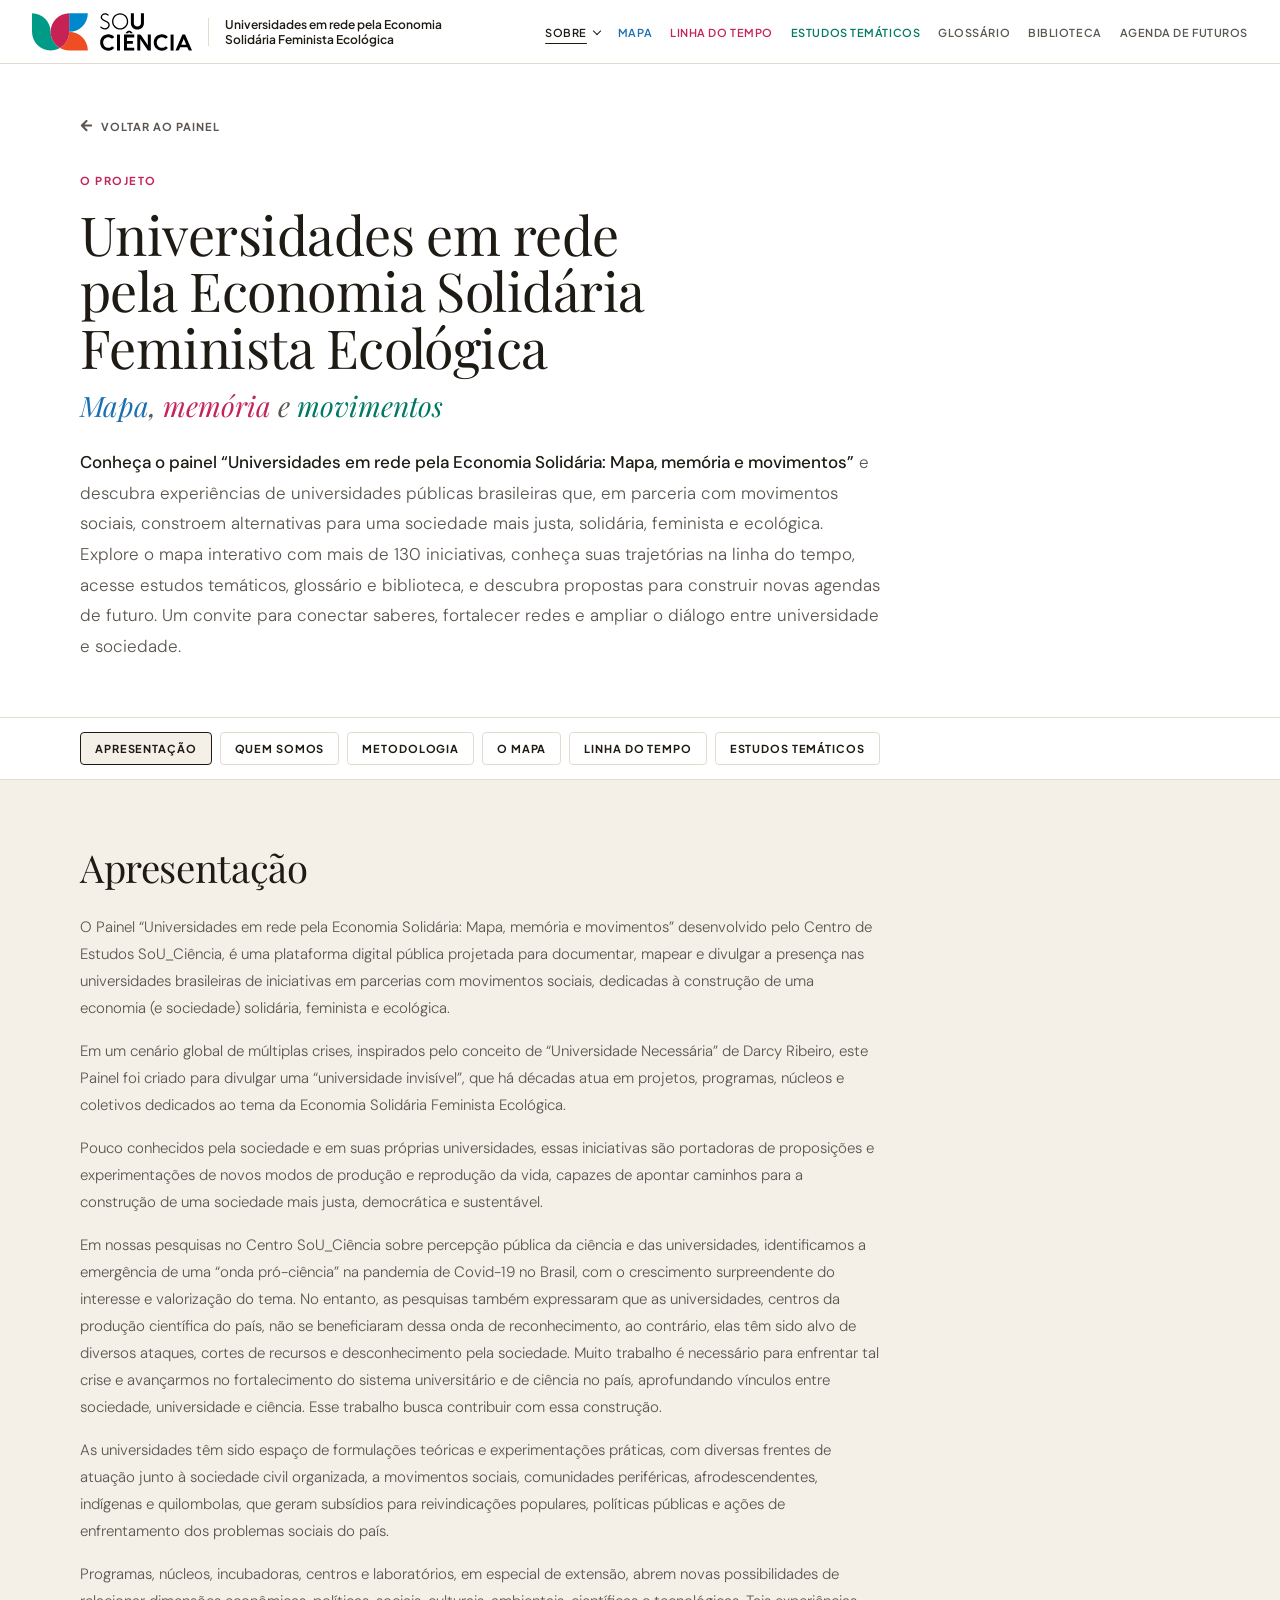
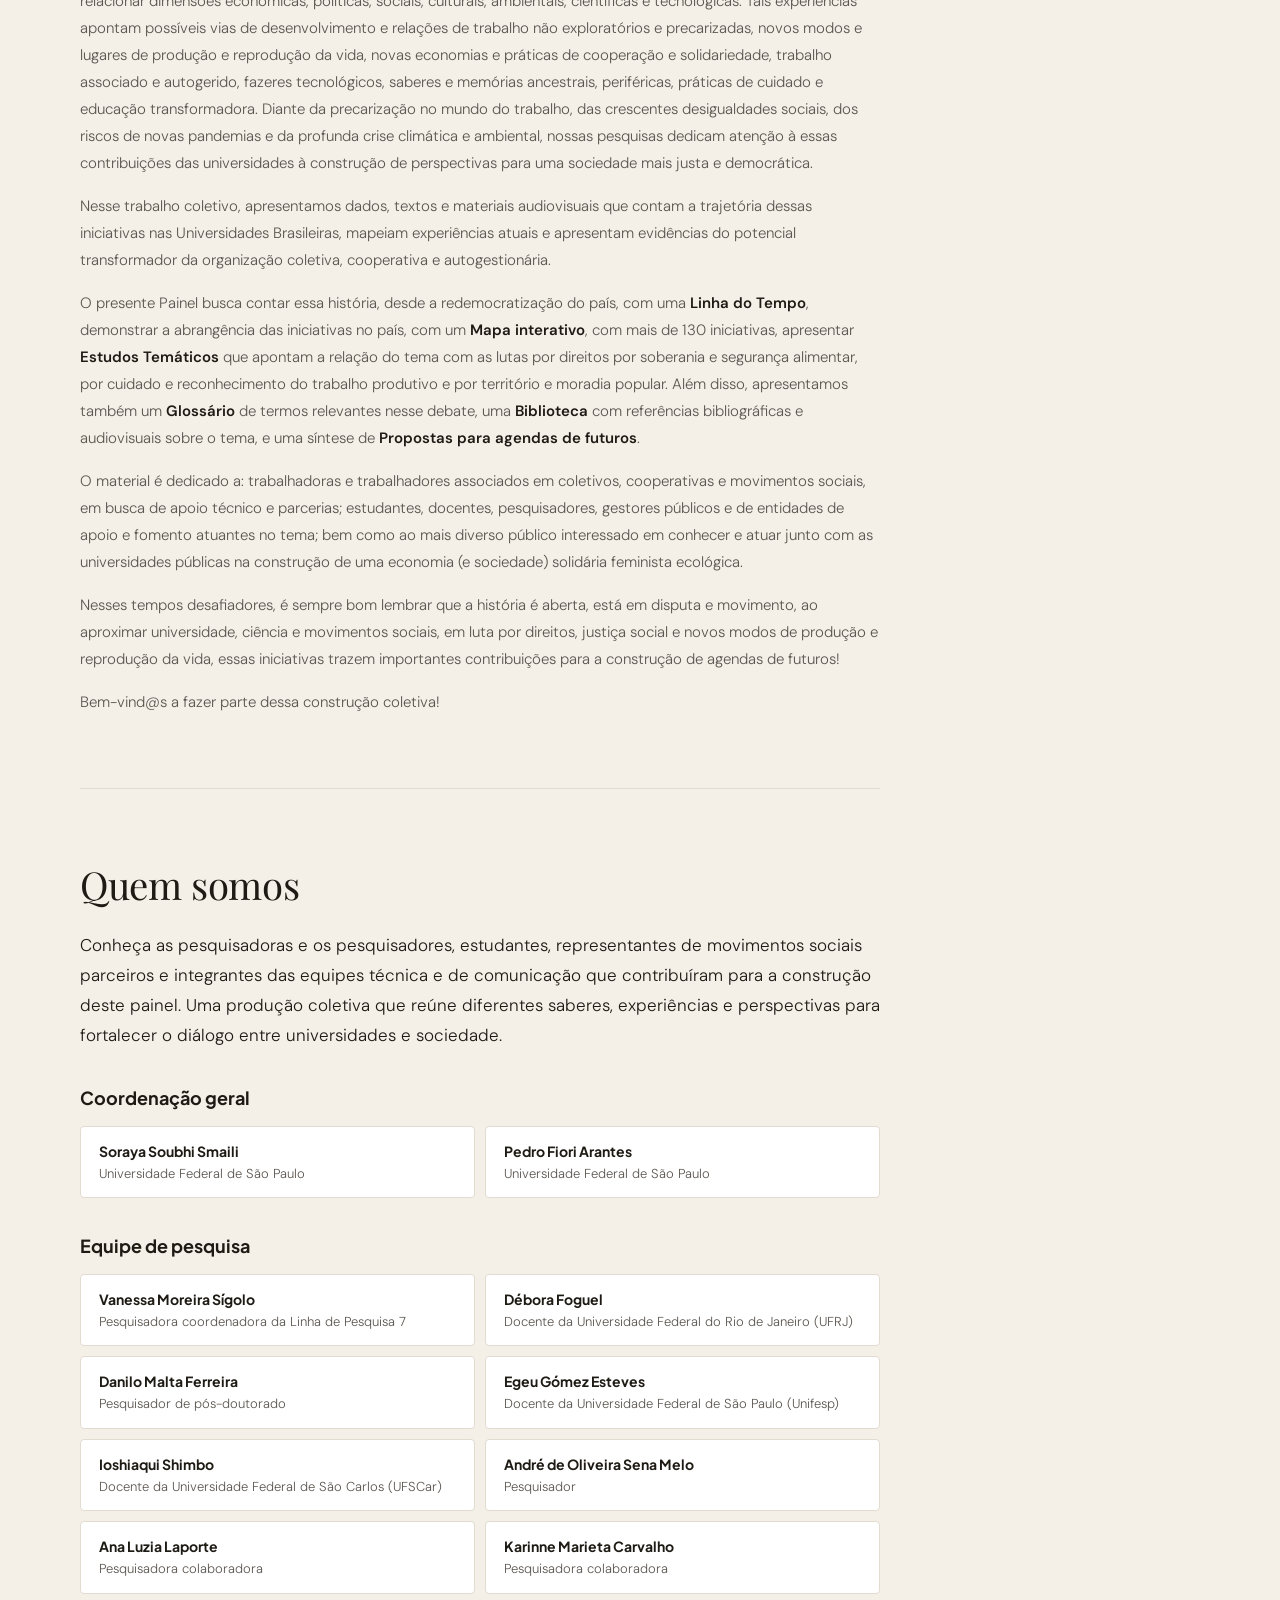
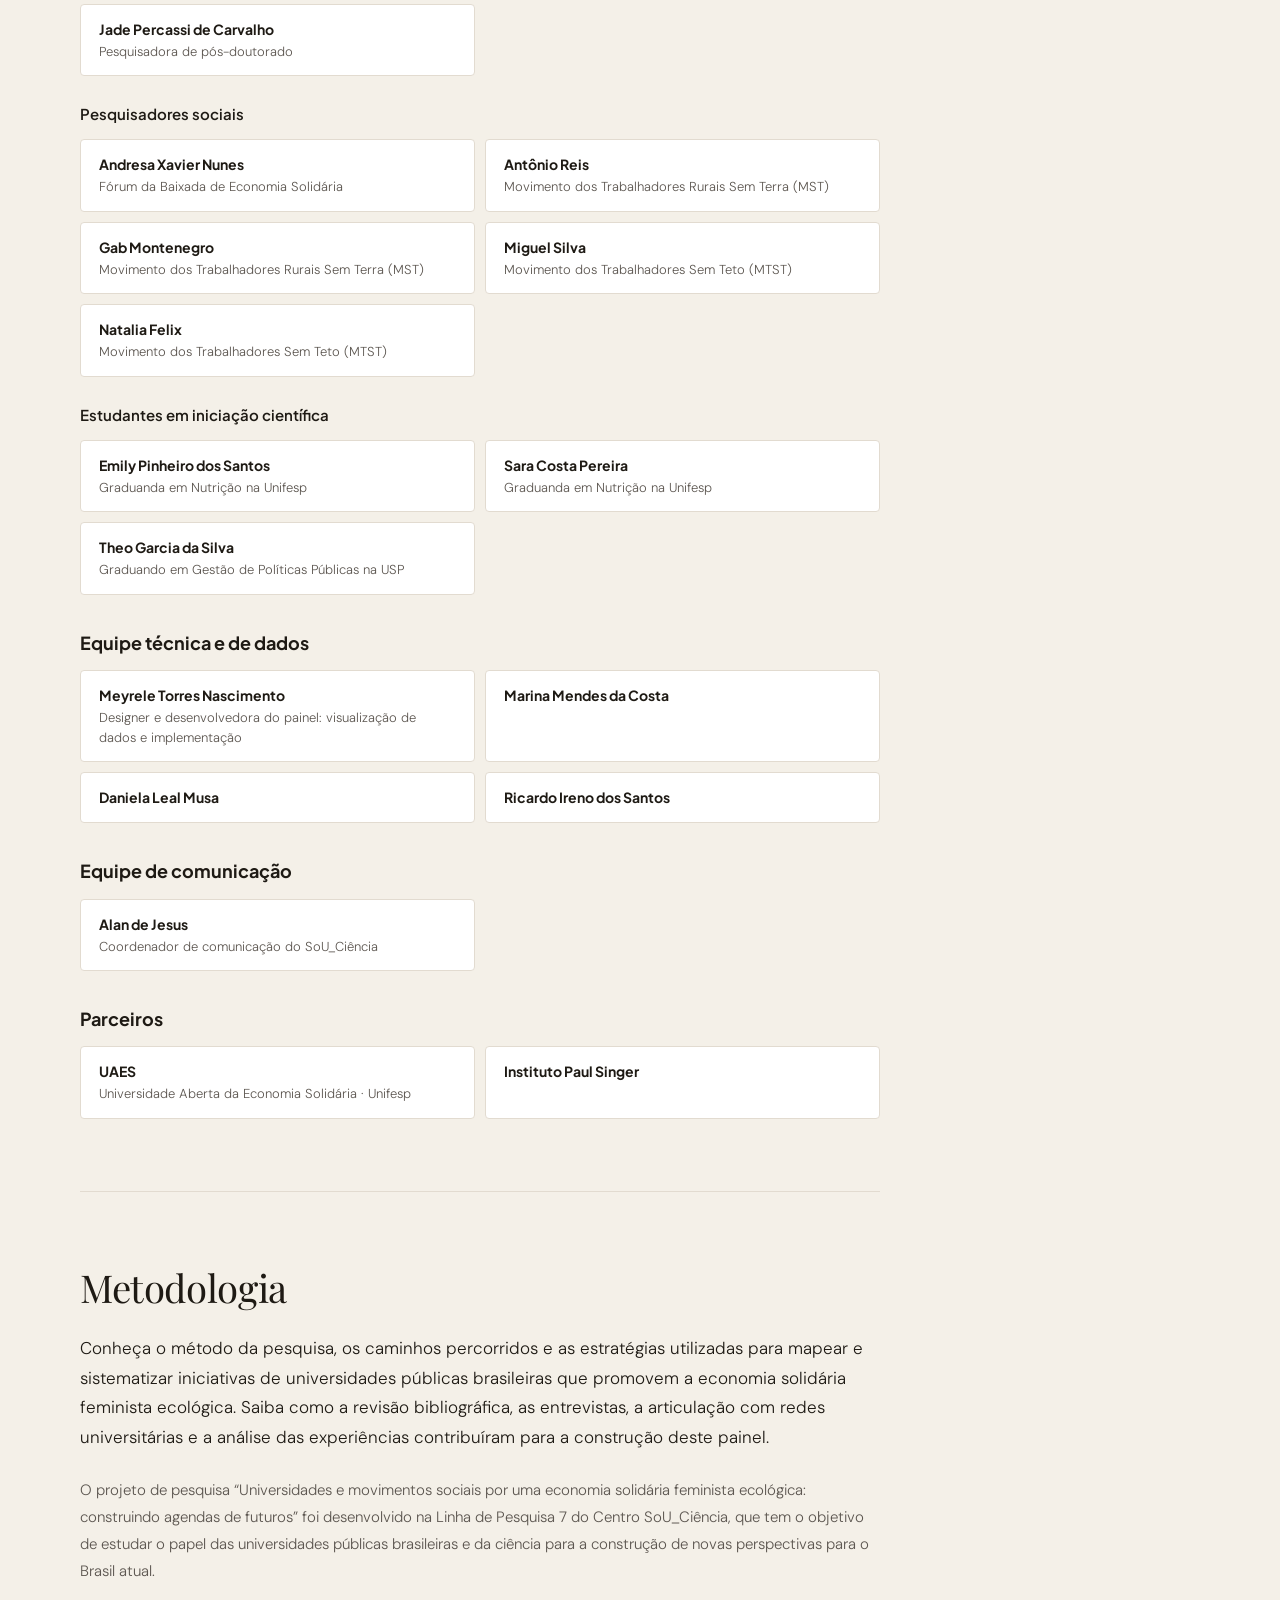
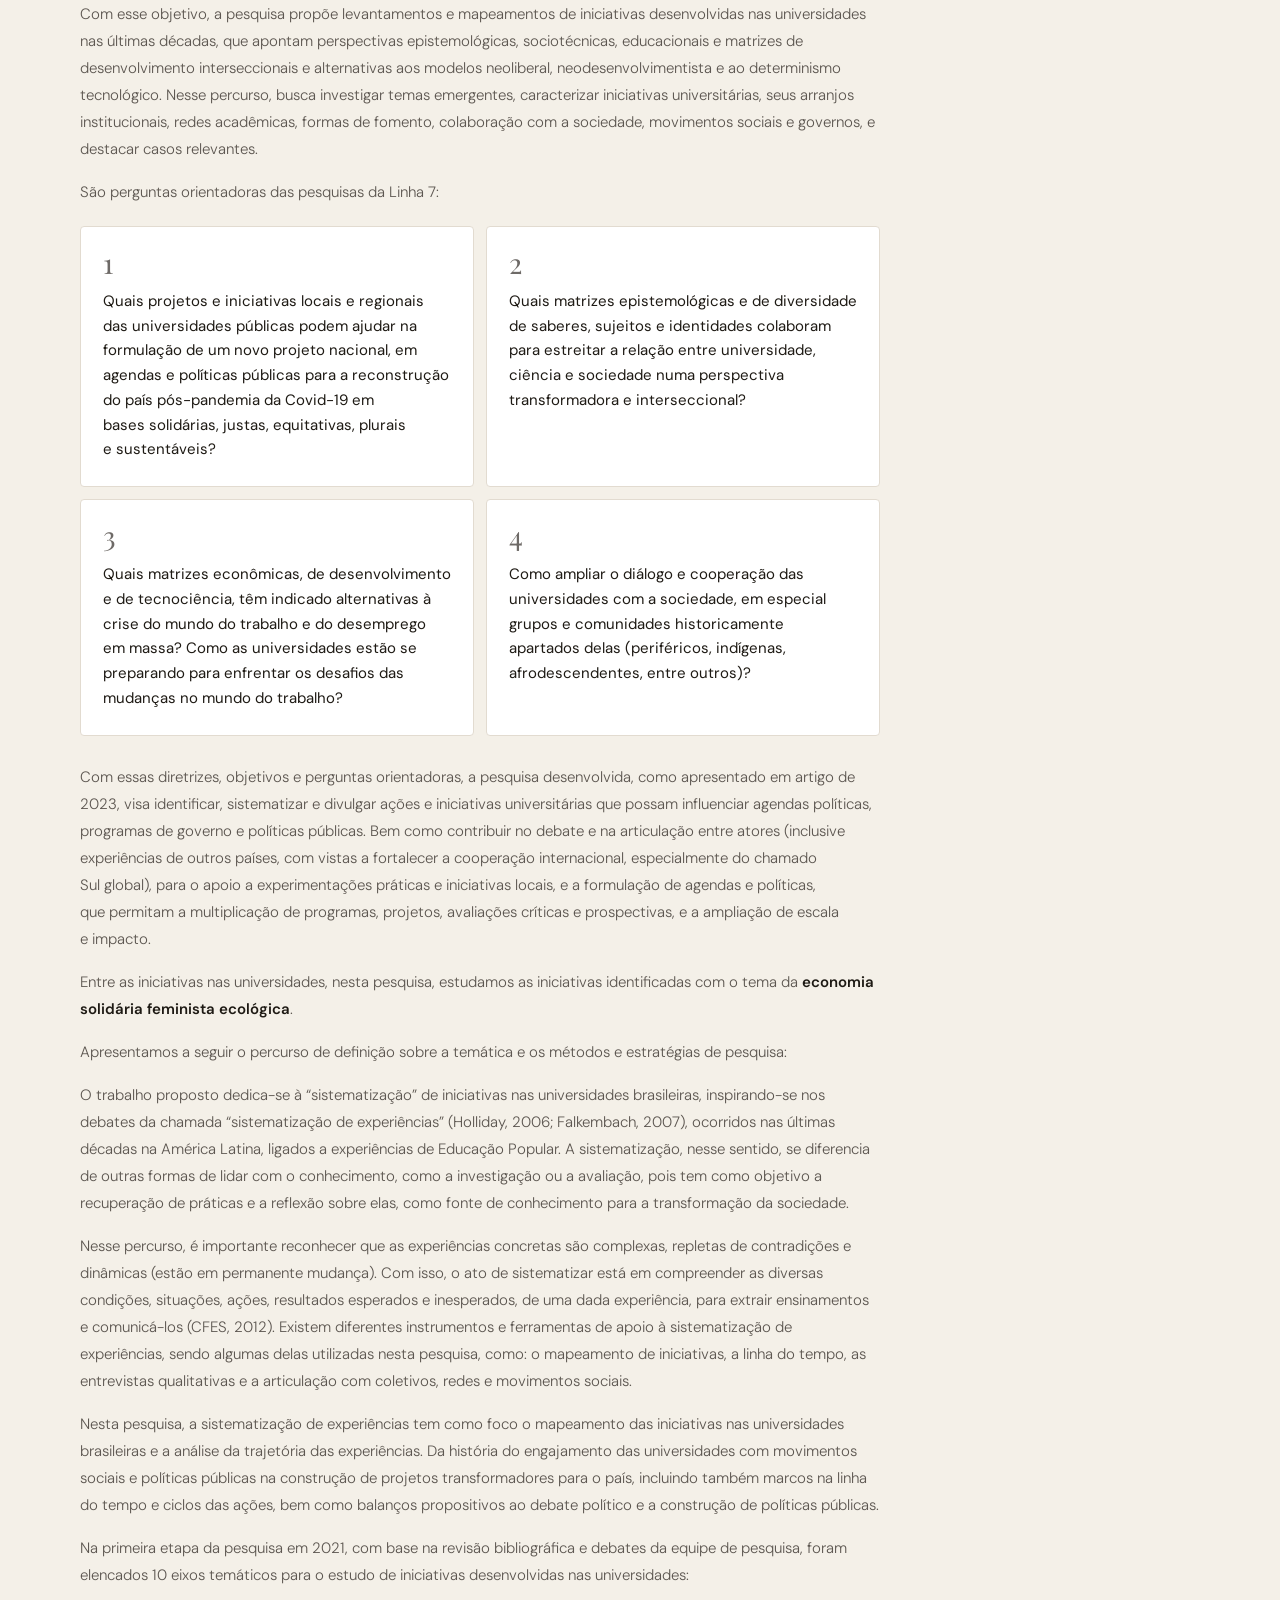
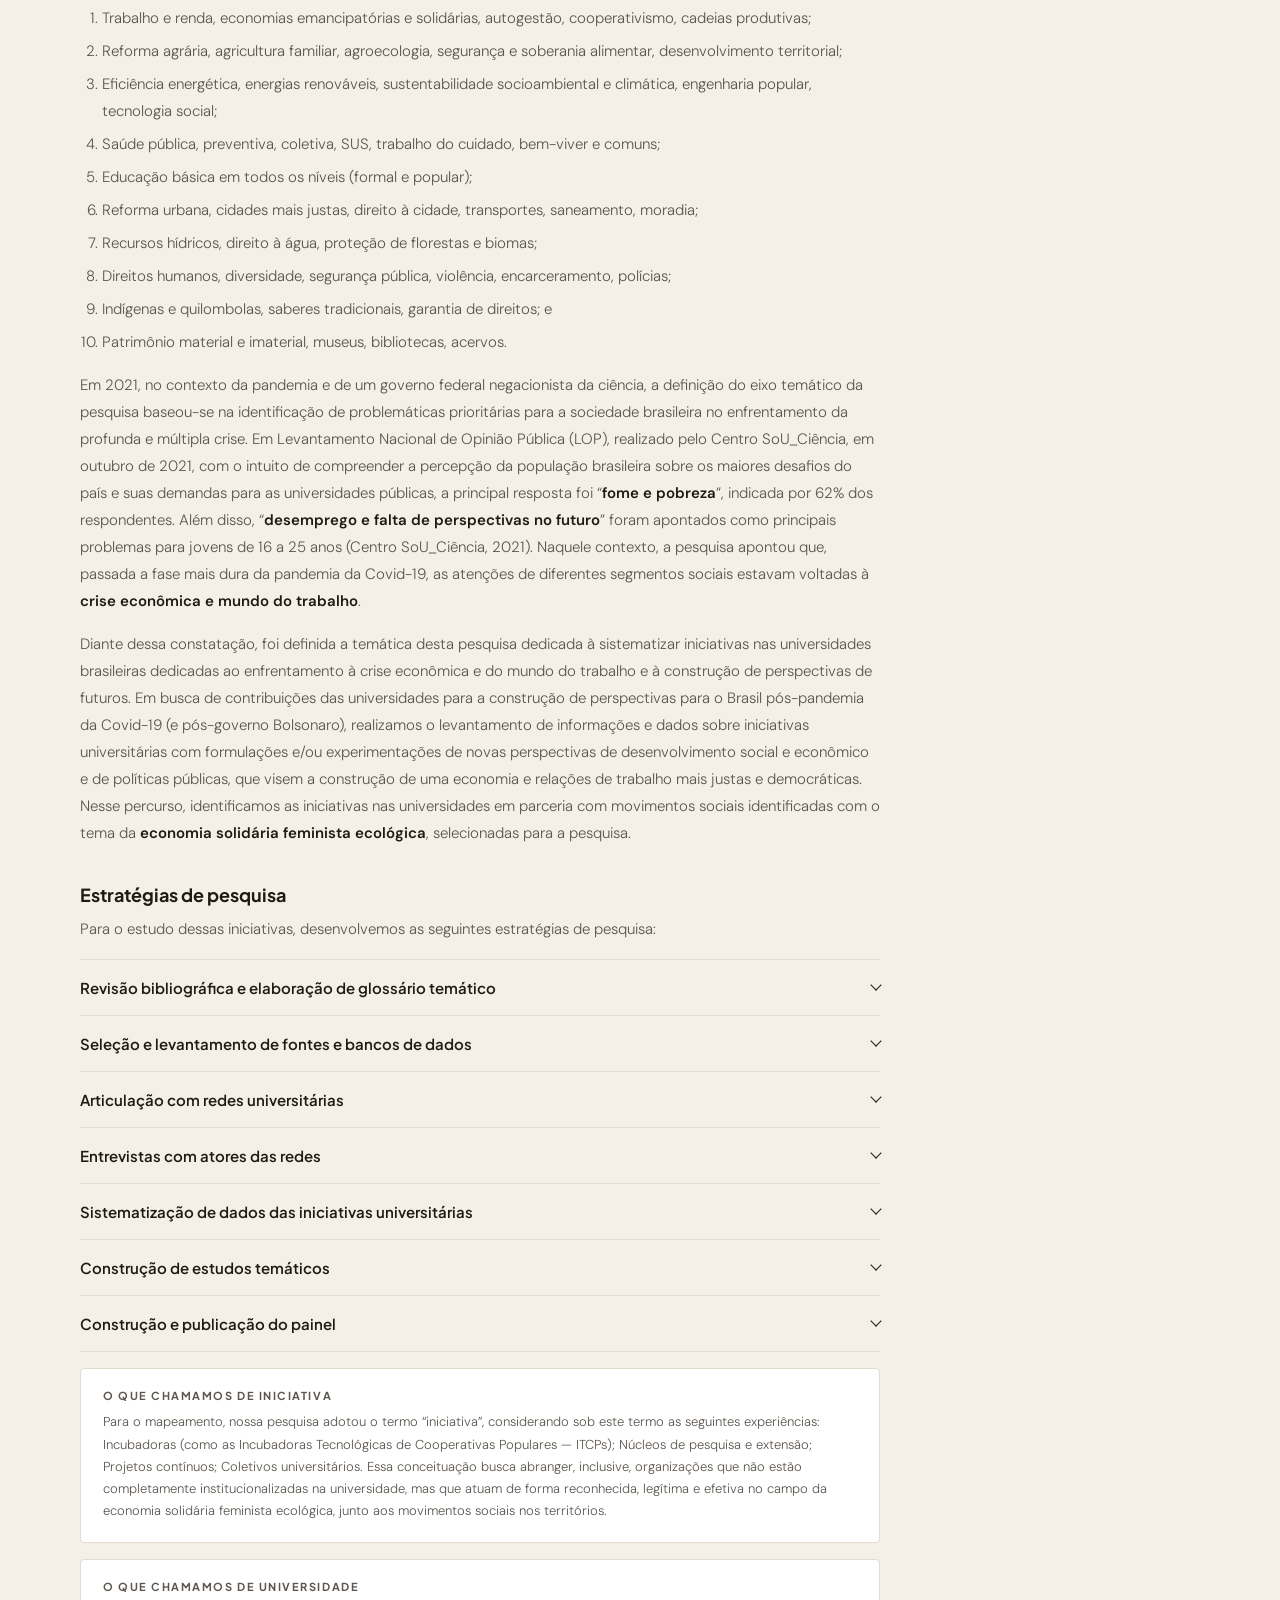
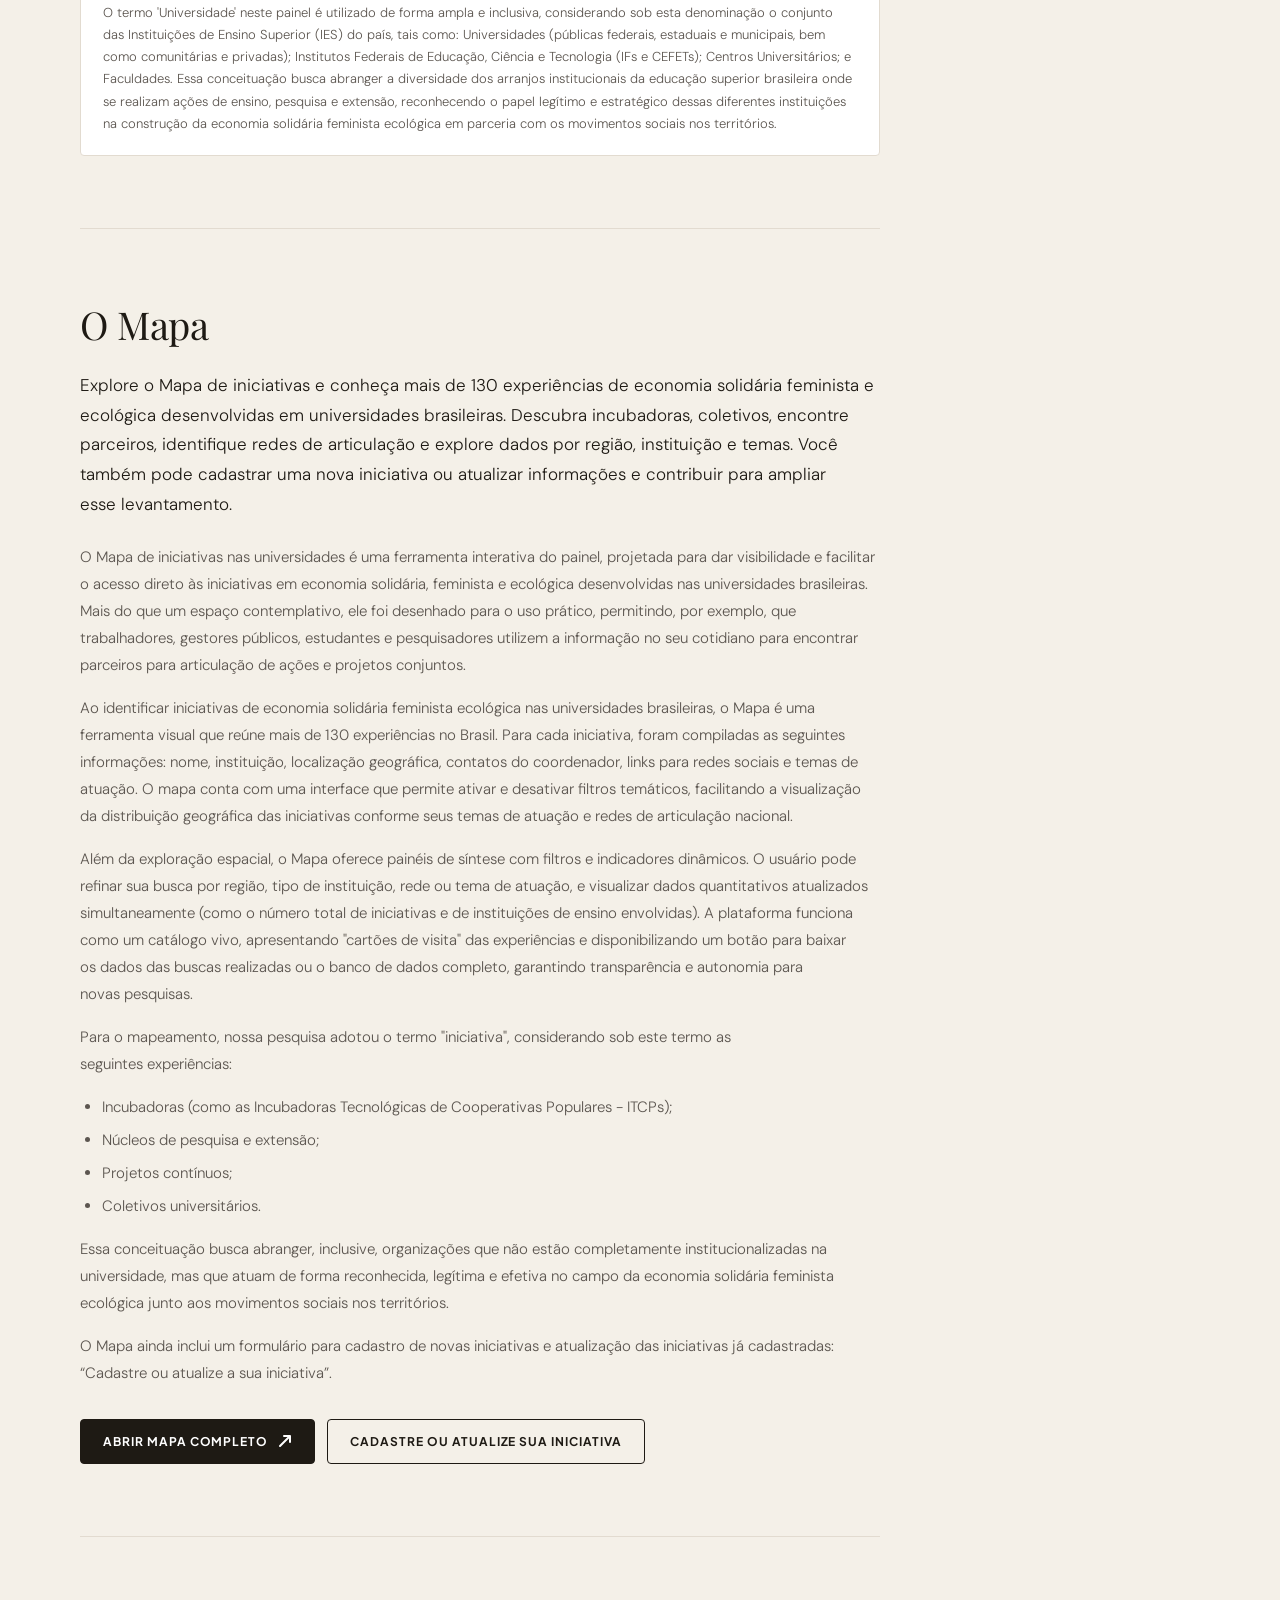
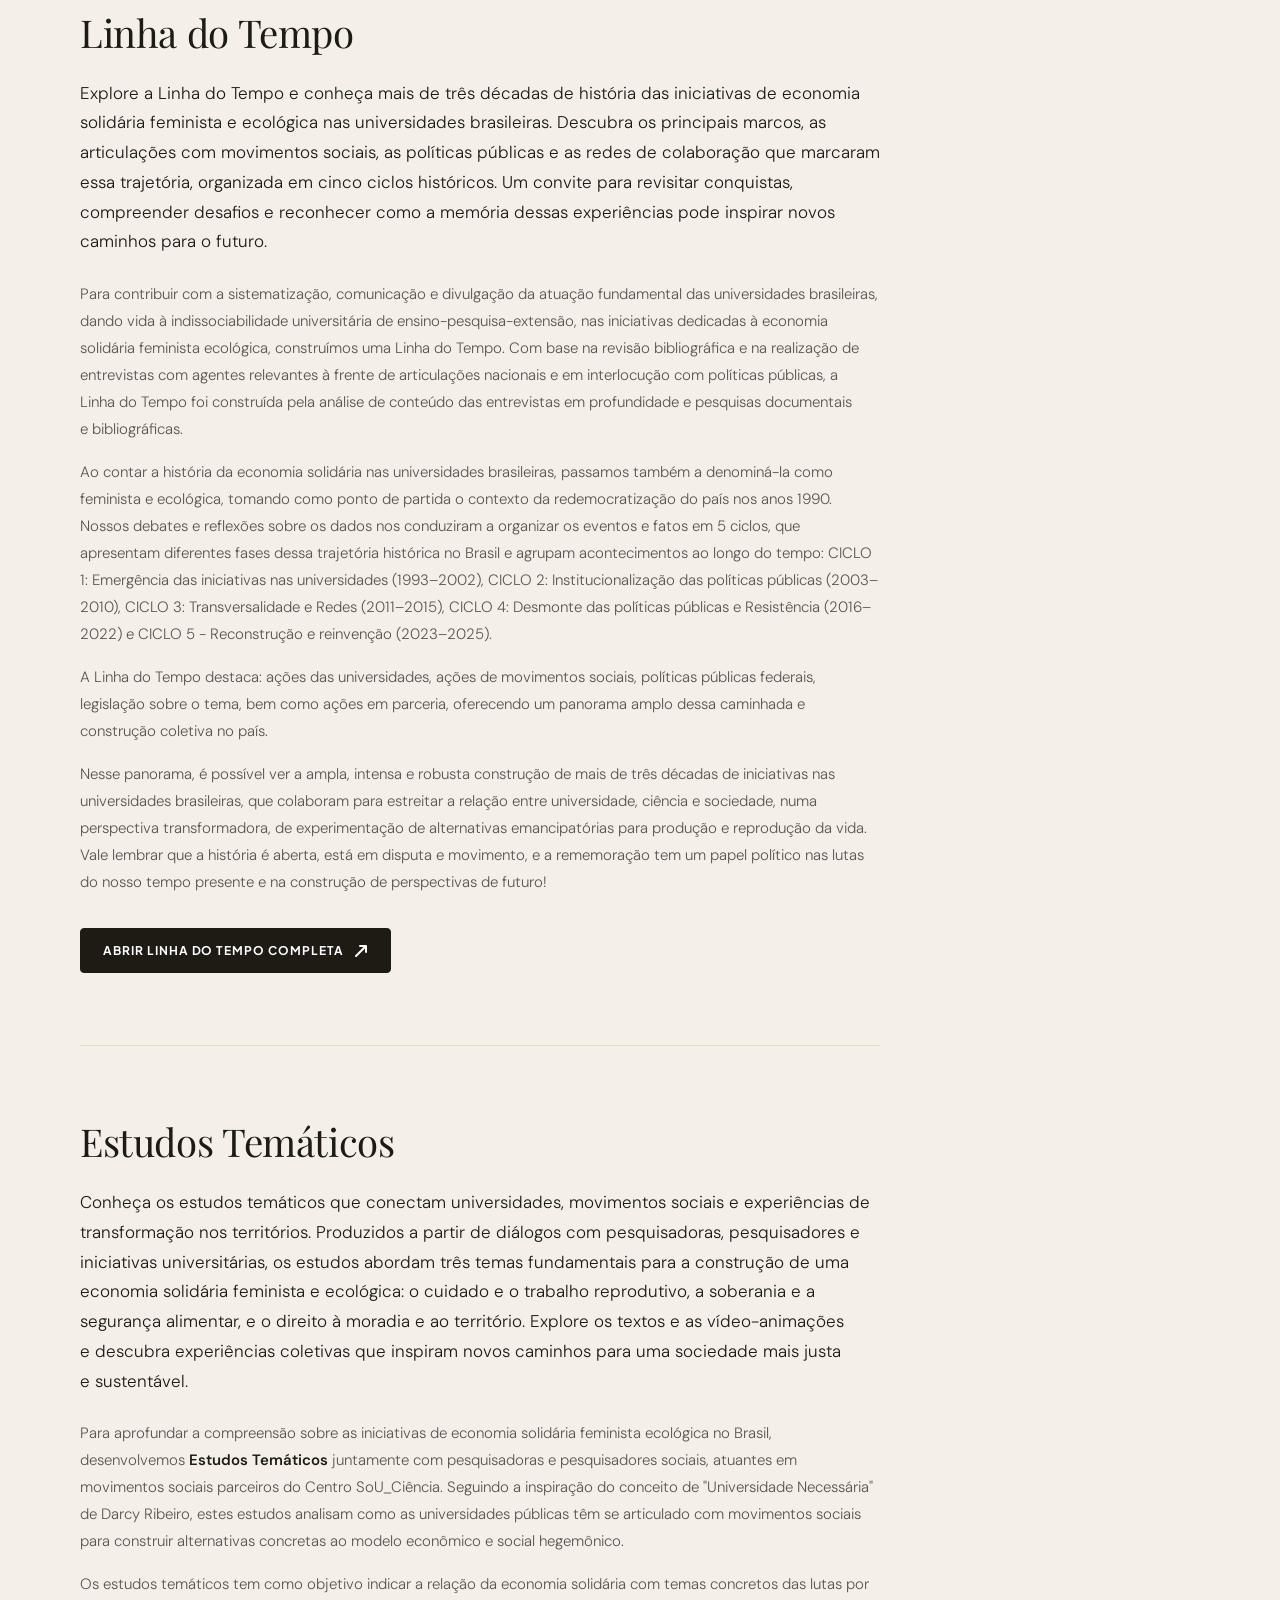
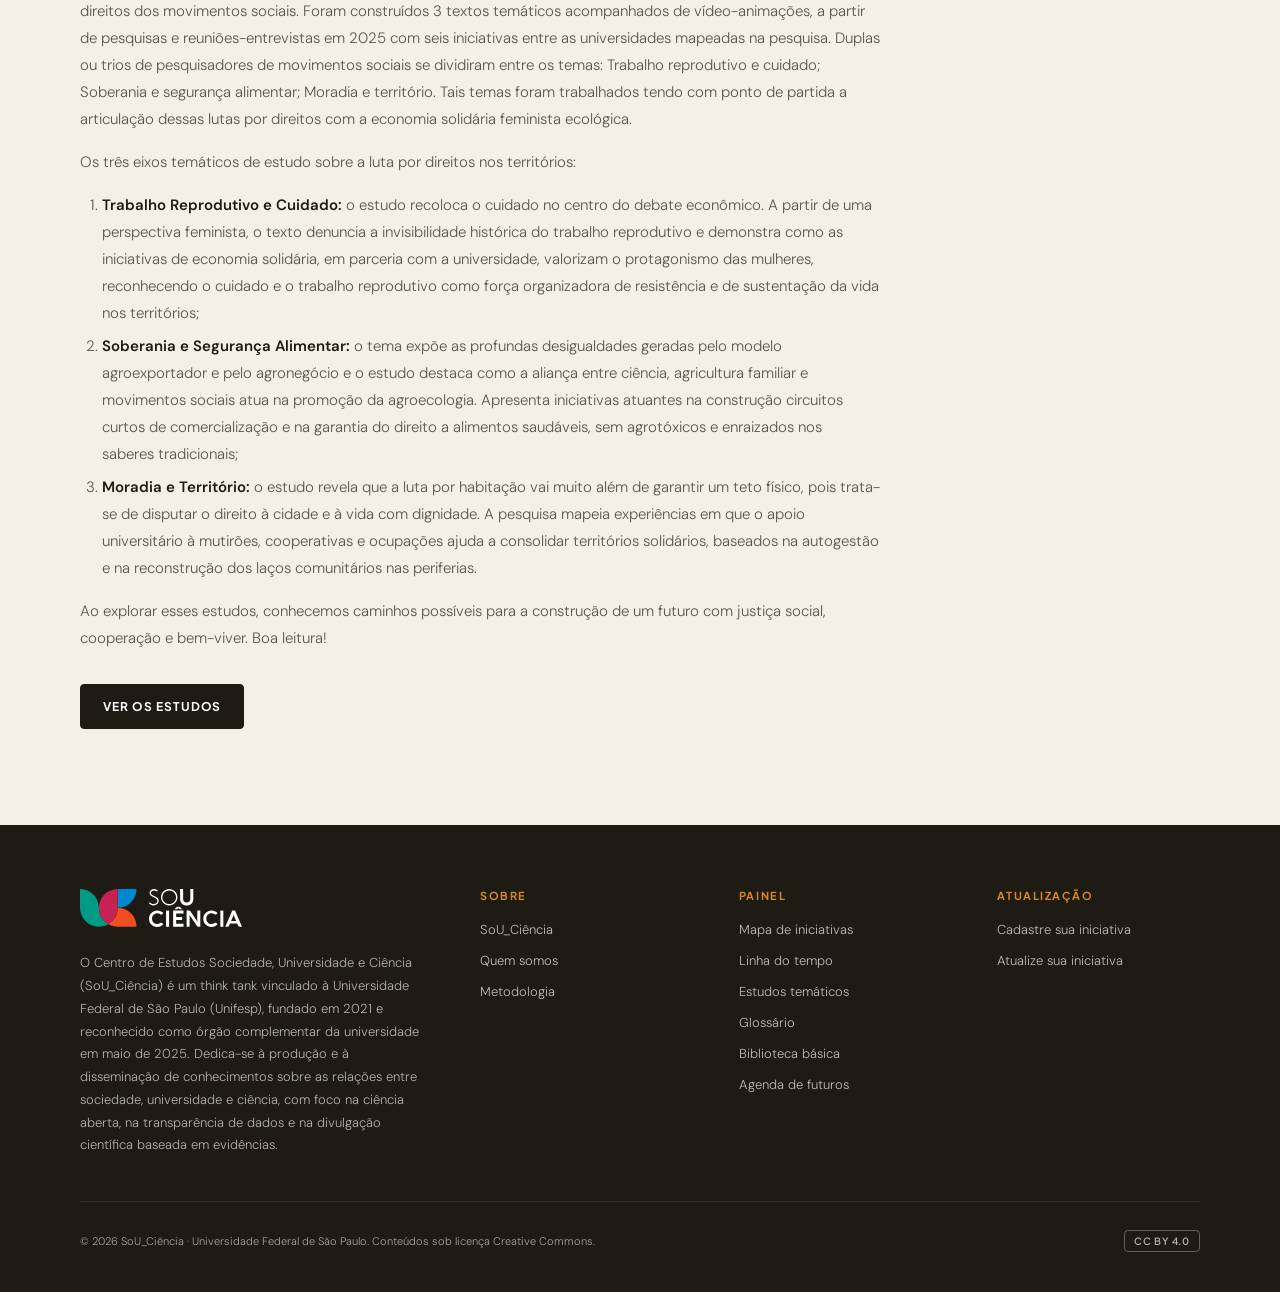
<file: pages/equipe.html>
<!DOCTYPE html>
<html lang="pt-BR">
<head>
<meta charset="UTF-8">
<meta name="viewport" content="width=device-width, initial-scale=1.0">
<title>Quem somos · Universidades em rede pela Economia Solidária Feminista Ecológica</title>
<!-- esta página foi incorporada à página O projeto: redireciona para o bloco correspondente -->
<meta http-equiv="refresh" content="0; url=o-projeto.html#quem-somos">
<link rel="canonical" href="o-projeto.html#quem-somos">
<meta name="robots" content="noindex">
<script>location.replace('o-projeto.html#quem-somos');</script>
<link rel="icon" href="../assets/img/favicon.svg" type="image/svg+xml">
<link rel="stylesheet" href="../assets/css/tokens.css">
<link rel="stylesheet" href="../assets/css/base.css">
</head>
<body>
<main style="padding:48px 20px;font-family:var(--f-body);color:var(--cinza)">
  <p>Esta página mudou de endereço. <a href="o-projeto.html#quem-somos" style="color:var(--texto-azul)">Ir para Quem somos, na página O projeto</a>.</p>
</main>
</body>
</html>
</file>
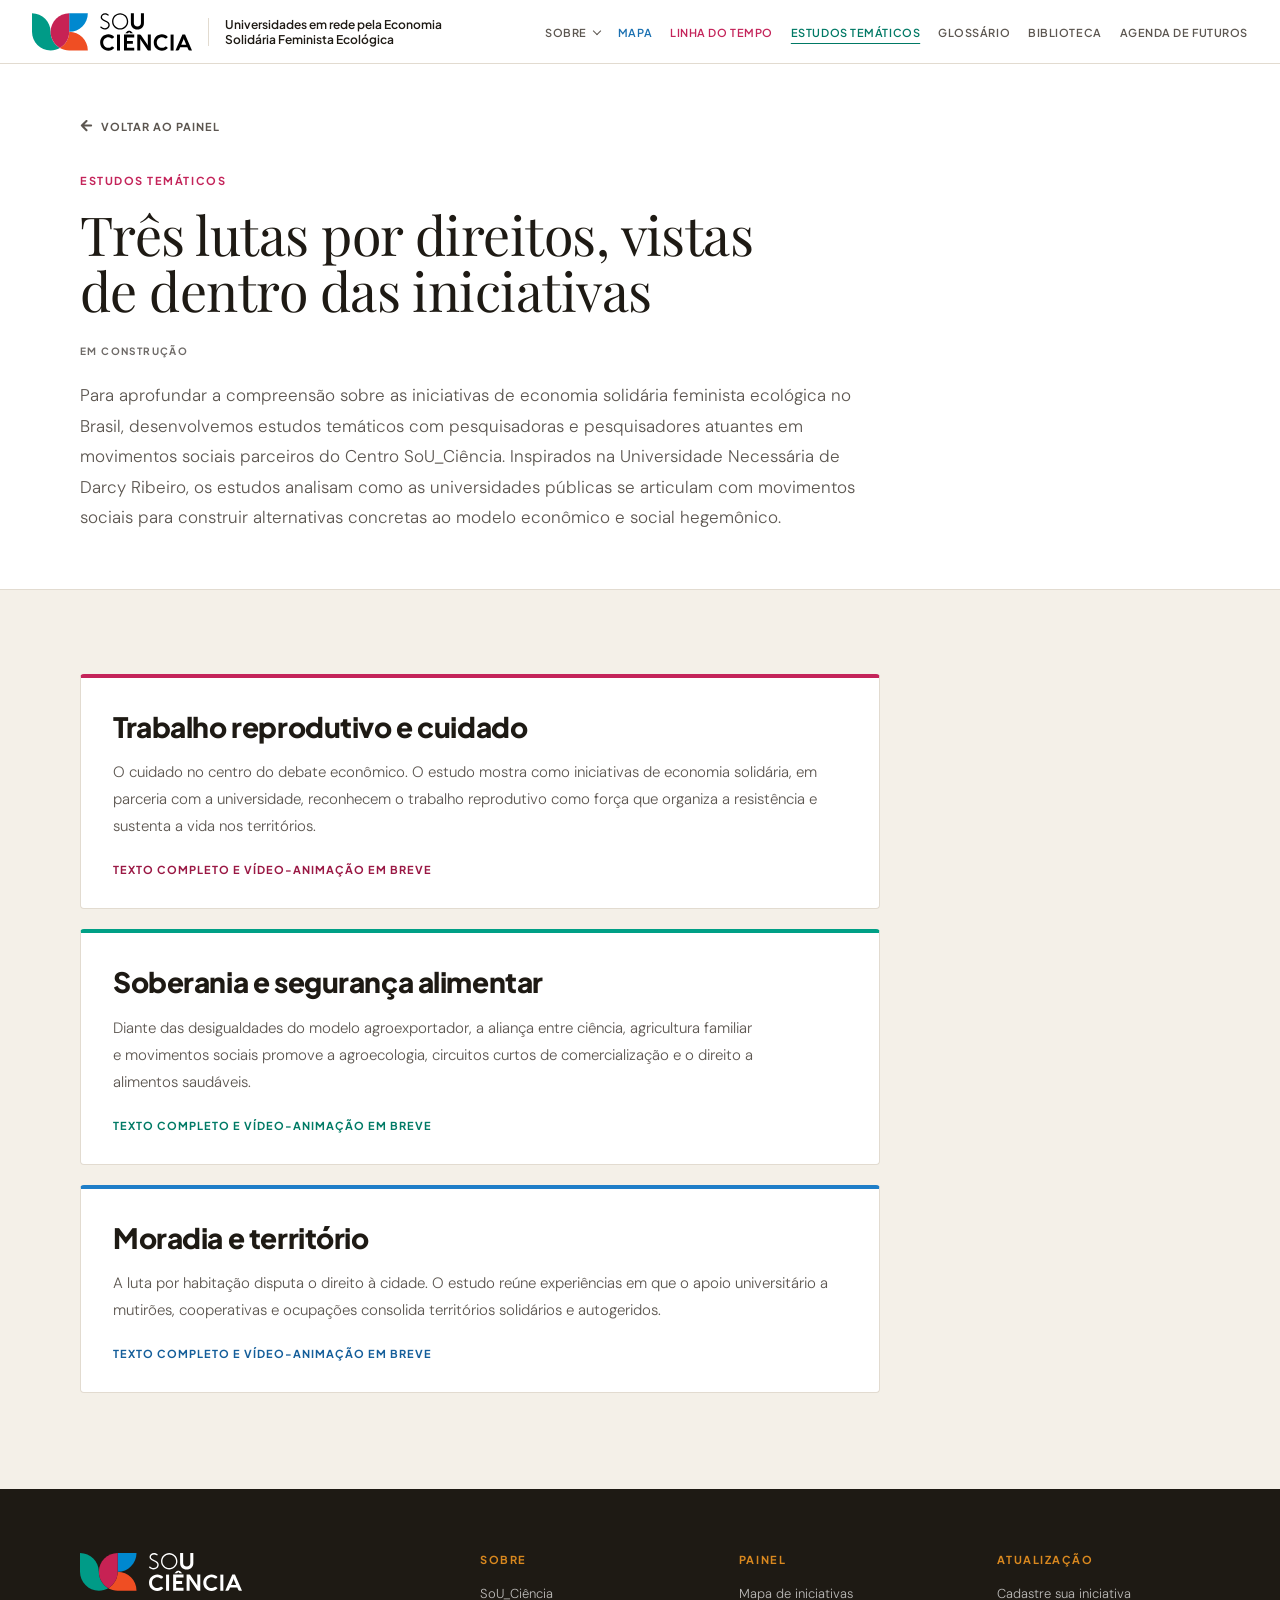
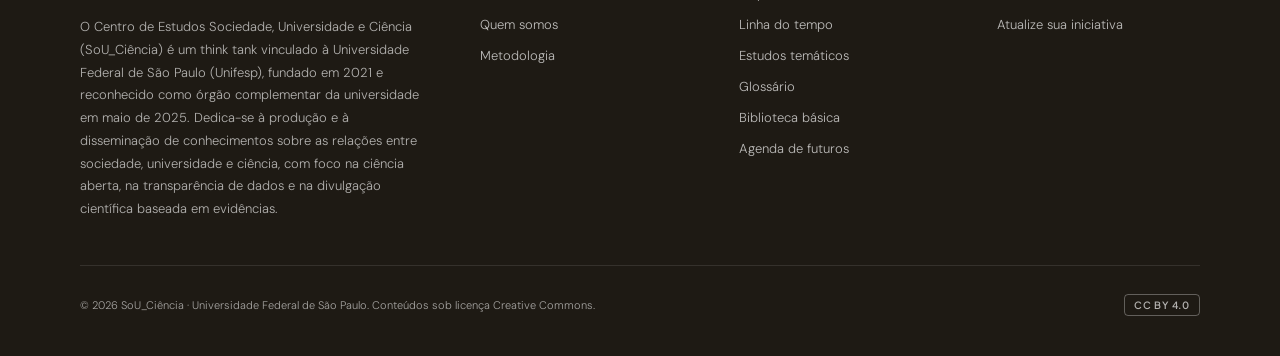
<file: pages/estudos-tematicos.html>
<!DOCTYPE html>
<html lang="pt-BR">
<head>
<meta charset="UTF-8">
<meta name="viewport" content="width=device-width, initial-scale=1.0">
<title>Estudos temáticos · Universidades em rede pela Economia Solidária Feminista Ecológica</title>
<meta name="description" content="Estudos temáticos do Painel da Linha 7: trabalho reprodutivo e cuidado, soberania e segurança alimentar, moradia e território.">
<link rel="icon" href="../assets/img/favicon.svg" type="image/svg+xml">
<link rel="icon" href="../assets/img/favicon-32.png" type="image/png" sizes="32x32">
<link rel="apple-touch-icon" href="../assets/img/apple-touch-icon.png">
<link rel="preconnect" href="https://fonts.googleapis.com">
<link rel="preconnect" href="https://fonts.gstatic.com" crossorigin>
<link href="https://fonts.googleapis.com/css2?family=Playfair+Display:ital,wght@0,400;1,400&family=Plus+Jakarta+Sans:ital,wght@0,300;0,400;0,500;0,600;0,700;0,800;1,400&family=DM+Sans:ital,opsz,wght@0,9..40,300;0,9..40,400;0,9..40,500;1,9..40,300;1,9..40,400&display=swap" rel="stylesheet">
<link rel="stylesheet" href="../assets/css/tokens.css">
<link rel="stylesheet" href="../assets/css/base.css">
<link rel="stylesheet" href="../assets/css/pages.css">
</head>
<body>

<nav class="site-nav" aria-label="Principal">
  <div class="nav-left">
    <a class="nav-logo" href="../index.html">
      <img src="../assets/img/souciencia-logo.svg" alt="SoU_Ciência — página inicial do painel" width="171" height="40">
    </a>
    <div class="nav-sep" aria-hidden="true"></div>
    <span class="nav-project">Universidades em rede pela Economia Solidária Feminista Ecológica</span>
  </div>
  <button class="nav-toggle" type="button" aria-expanded="false" aria-controls="nav-links" aria-label="Abrir menu"><span></span></button>
  <ul class="nav-links" id="nav-links">
    <li class="nav-sub">
      <a class="nav-sub-toggle" href="o-projeto.html" aria-haspopup="true" aria-expanded="false" aria-controls="submenu-sobre">Sobre <span class="nav-caret" aria-hidden="true"></span></a>
      <ul class="nav-submenu" id="submenu-sobre">
        <li><a href="o-projeto.html#apresentacao">Apresentação</a></li>
        <li><a href="o-projeto.html#quem-somos">Quem somos</a></li>
        <li><a href="o-projeto.html#metodologia">Metodologia</a></li>
      </ul>
    </li>
    <li><a class="nav-mapa" href="../index.html#mapa">Mapa</a></li>
    <li><a class="nav-memoria" href="../index.html#linha-do-tempo">Linha do tempo</a></li>
    <li><a class="nav-movimentos" href="../index.html#estudos" aria-current="page">Estudos temáticos</a></li>
    <li><a href="glossario.html">Glossário</a></li>
    <li><a href="biblioteca.html">Biblioteca</a></li>
    <li><a href="agenda-de-futuros.html">Agenda de futuros</a></li>
  </ul>
</nav>

<main>
<header class="page-hero">
  <div class="page-hero-inner">
    <a class="back-link" href="../index.html"><svg viewBox="0 0 14 14" aria-hidden="true"><path d="M7 1L2 6l5 5M12 6H2"/></svg> Voltar ao painel</a>
    <div class="sec-tag" style="color:var(--texto-magenta)"><span>Estudos temáticos</span></div>
    <h1 class="page-title">Três lutas por direitos, vistas de dentro das iniciativas</h1>
    <div class="page-meta"><span class="tag-construcao">Em construção</span></div>
    <p class="page-lead">Para aprofundar a compreensão sobre as iniciativas de economia solidária feminista ecológica no Brasil, desenvolvemos estudos temáticos com pesquisadoras e pesquisadores atuantes em movimentos sociais parceiros do Centro SoU_Ciência. Inspirados na Universidade Necessária de Darcy Ribeiro, os estudos analisam como as universidades públicas se articulam com movimentos sociais para construir alternativas concretas ao modelo econômico e social hegemônico.</p>
  </div>
</header>

<div class="page-body">
  <div class="page-body-inner prose">
<section class="study-block acc-magenta" id="cuidado">
      <h2>Trabalho reprodutivo e cuidado</h2>
      <p>O cuidado no centro do debate econômico. O estudo mostra como iniciativas de economia solidária, em parceria com a universidade, reconhecem o trabalho reprodutivo como força que organiza a resistência e sustenta a vida nos territórios.</p>
      <p class="study-soon">Texto completo e vídeo-animação em breve</p>
    </section>
    <section class="study-block acc-verde" id="soberania-alimentar">
      <h2>Soberania e segurança alimentar</h2>
      <p>Diante das desigualdades do modelo agroexportador, a aliança entre ciência, agricultura familiar e movimentos sociais promove a agroecologia, circuitos curtos de comercialização e o direito a alimentos saudáveis.</p>
      <p class="study-soon">Texto completo e vídeo-animação em breve</p>
    </section>
    <section class="study-block acc-azul" id="moradia">
      <h2>Moradia e território</h2>
      <p>A luta por habitação disputa o direito à cidade. O estudo reúne experiências em que o apoio universitário a mutirões, cooperativas e ocupações consolida territórios solidários e autogeridos.</p>
      <p class="study-soon">Texto completo e vídeo-animação em breve</p>
    </section>
  </div>
</div>
</main>

<footer class="site-footer">
  <div class="footer-grid">
    <div class="footer-brand">
      <a class="footer-logo" href="https://souciencia.unifesp.br/" target="_blank" rel="noopener">
        <img src="../assets/img/souciencia-logo-claro.svg" alt="SoU_Ciência — site do Centro (abre em nova aba)" width="163" height="38">
      </a>
      <p>O Centro de Estudos Sociedade, Universidade e Ciência (SoU_Ciência) é um think tank vinculado à Universidade Federal de São Paulo (Unifesp), fundado em 2021 e reconhecido como órgão complementar da universidade em maio de 2025. Dedica-se à produção e à disseminação de conhecimentos sobre as relações entre sociedade, universidade e ciência, com foco na ciência aberta, na transparência de dados e na divulgação científica baseada em evidências.</p>
    </div>
    <div>
      <div class="footer-label">Sobre</div>
      <ul class="footer-links">
        <li><a href="https://souciencia.unifesp.br/" target="_blank" rel="noopener">SoU_Ciência</a></li>
        <li><a href="o-projeto.html#quem-somos">Quem somos</a></li>
        <li><a href="o-projeto.html#metodologia">Metodologia</a></li>
      </ul>
    </div>
    <div>
      <div class="footer-label">Painel</div>
      <ul class="footer-links">
        <li><a href="../index.html#mapa">Mapa de iniciativas</a></li>
        <li><a href="../index.html#linha-do-tempo">Linha do tempo</a></li>
        <li><a href="../index.html#estudos">Estudos temáticos</a></li>
        <li><a href="glossario.html">Glossário</a></li>
        <li><a href="biblioteca.html">Biblioteca básica</a></li>
        <li><a href="agenda-de-futuros.html">Agenda de futuros</a></li>
      </ul>
    </div>
    <div>
      <div class="footer-label">Atualização</div>
      <ul class="footer-links">
        <li><a href="https://forms.gle/HkU83W4qBvEHHf4RA" target="_blank" rel="noopener">Cadastre sua iniciativa</a></li>
        <li><a href="https://forms.gle/HkU83W4qBvEHHf4RA" target="_blank" rel="noopener">Atualize sua iniciativa</a></li>
      </ul>
    </div>
  </div>
  <div class="footer-bottom">
    <p>© 2026 SoU_Ciência · Universidade Federal de São Paulo. Conteúdos sob licença Creative Commons.</p>
    <span class="cc">CC BY 4.0</span>
  </div>
</footer>

<script src="../assets/js/main.js"></script>
</body>
</html>
</file>
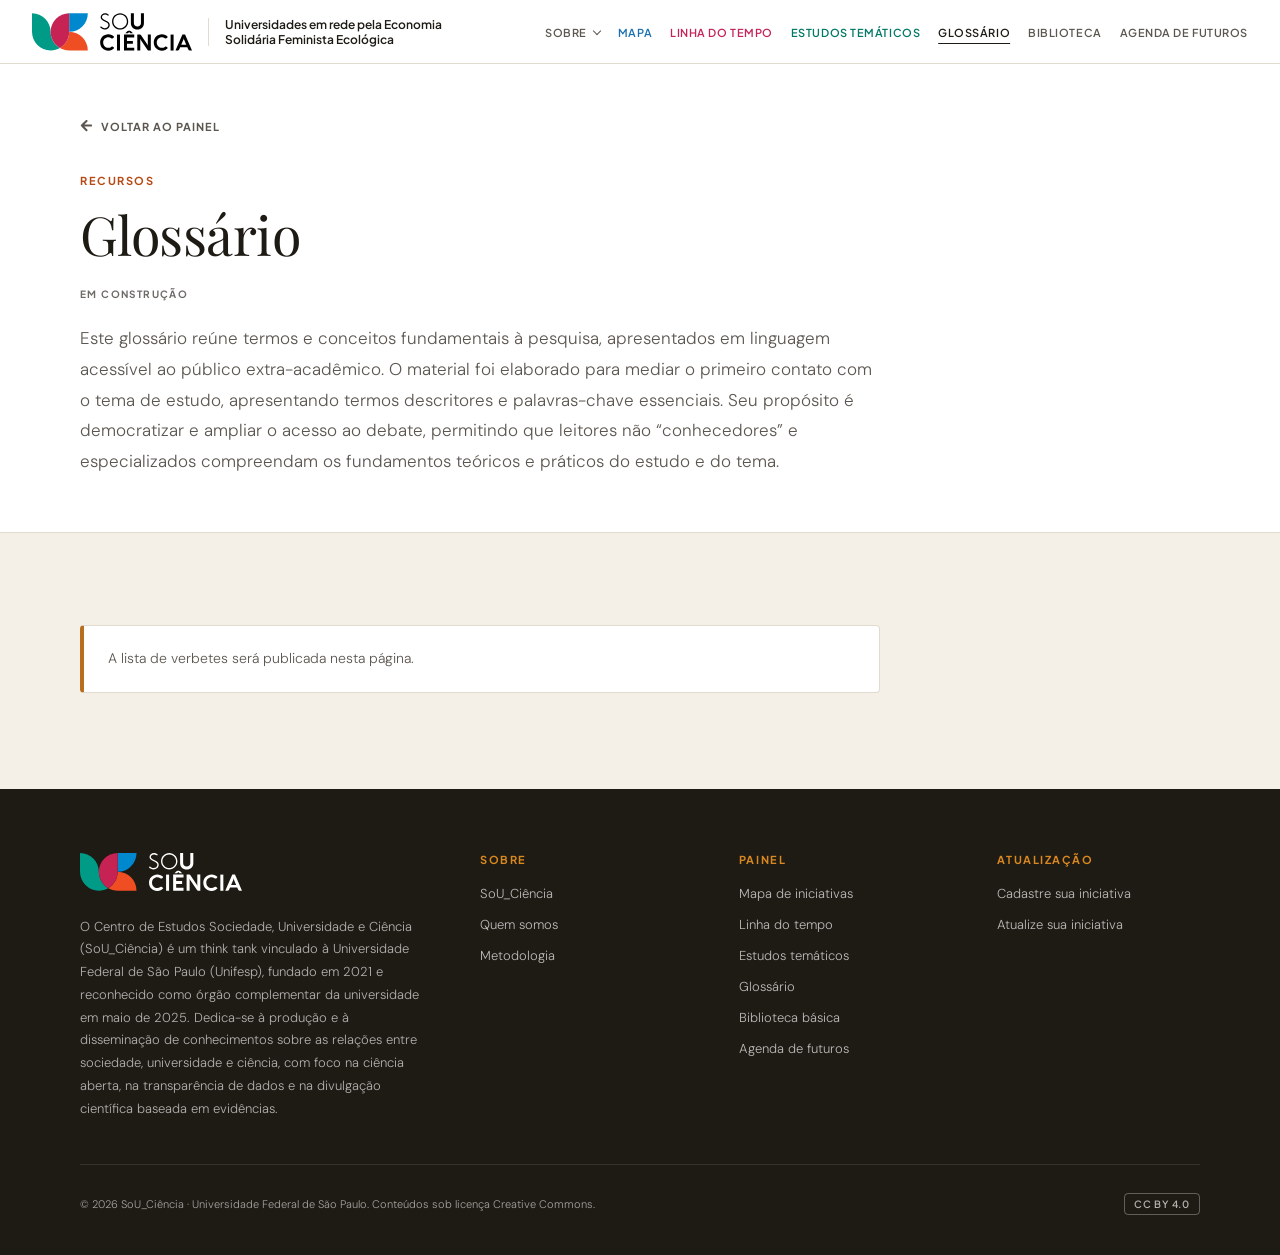
<file: pages/glossario.html>
<!DOCTYPE html>
<html lang="pt-BR">
<head>
<meta charset="UTF-8">
<meta name="viewport" content="width=device-width, initial-scale=1.0">
<title>Glossário · Universidades em rede pela Economia Solidária Feminista Ecológica</title>
<meta name="description" content="Glossário do Painel da Linha 7: termos e conceitos fundamentais do debate sobre economia solidária feminista ecológica.">
<link rel="icon" href="../assets/img/favicon.svg" type="image/svg+xml">
<link rel="icon" href="../assets/img/favicon-32.png" type="image/png" sizes="32x32">
<link rel="apple-touch-icon" href="../assets/img/apple-touch-icon.png">
<link rel="preconnect" href="https://fonts.googleapis.com">
<link rel="preconnect" href="https://fonts.gstatic.com" crossorigin>
<link href="https://fonts.googleapis.com/css2?family=Playfair+Display:ital,wght@0,400;1,400&family=Plus+Jakarta+Sans:ital,wght@0,300;0,400;0,500;0,600;0,700;0,800;1,400&family=DM+Sans:ital,opsz,wght@0,9..40,300;0,9..40,400;0,9..40,500;1,9..40,300;1,9..40,400&display=swap" rel="stylesheet">
<link rel="stylesheet" href="../assets/css/tokens.css">
<link rel="stylesheet" href="../assets/css/base.css">
<link rel="stylesheet" href="../assets/css/pages.css">
</head>
<body>

<nav class="site-nav" aria-label="Principal">
  <div class="nav-left">
    <a class="nav-logo" href="../index.html">
      <img src="../assets/img/souciencia-logo.svg" alt="SoU_Ciência — página inicial do painel" width="171" height="40">
    </a>
    <div class="nav-sep" aria-hidden="true"></div>
    <span class="nav-project">Universidades em rede pela Economia Solidária Feminista Ecológica</span>
  </div>
  <button class="nav-toggle" type="button" aria-expanded="false" aria-controls="nav-links" aria-label="Abrir menu"><span></span></button>
  <ul class="nav-links" id="nav-links">
    <li class="nav-sub">
      <a class="nav-sub-toggle" href="o-projeto.html" aria-haspopup="true" aria-expanded="false" aria-controls="submenu-sobre">Sobre <span class="nav-caret" aria-hidden="true"></span></a>
      <ul class="nav-submenu" id="submenu-sobre">
        <li><a href="o-projeto.html#apresentacao">Apresentação</a></li>
        <li><a href="o-projeto.html#quem-somos">Quem somos</a></li>
        <li><a href="o-projeto.html#metodologia">Metodologia</a></li>
      </ul>
    </li>
    <li><a class="nav-mapa" href="../index.html#mapa">Mapa</a></li>
    <li><a class="nav-memoria" href="../index.html#linha-do-tempo">Linha do tempo</a></li>
    <li><a class="nav-movimentos" href="../index.html#estudos">Estudos temáticos</a></li>
    <li><a href="glossario.html" aria-current="page">Glossário</a></li>
    <li><a href="biblioteca.html">Biblioteca</a></li>
    <li><a href="agenda-de-futuros.html">Agenda de futuros</a></li>
  </ul>
</nav>

<main>
<header class="page-hero">
  <div class="page-hero-inner">
    <a class="back-link" href="../index.html"><svg viewBox="0 0 14 14" aria-hidden="true"><path d="M7 1L2 6l5 5M12 6H2"/></svg> Voltar ao painel</a>
    <div class="sec-tag" style="color:var(--texto-laranja)"><span>Recursos</span></div>
    <h1 class="page-title">Glossário</h1>
    <div class="page-meta"><span class="tag-construcao">Em construção</span></div>
    <p class="page-lead">Este glossário reúne termos e conceitos fundamentais à pesquisa, apresentados em linguagem acessível ao público extra-acadêmico. O material foi elaborado para mediar o primeiro contato com o tema de estudo, apresentando termos descritores e palavras-chave essenciais. Seu propósito é democratizar e ampliar o acesso ao debate, permitindo que leitores não “conhecedores” e especializados compreendam os fundamentos teóricos e práticos do estudo e do tema.</p>
  </div>
</header>

<div class="page-body">
  <div class="page-body-inner prose">
<div class="note"><p>A lista de verbetes será publicada nesta página.</p></div>
  </div>
</div>
</main>

<footer class="site-footer">
  <div class="footer-grid">
    <div class="footer-brand">
      <a class="footer-logo" href="https://souciencia.unifesp.br/" target="_blank" rel="noopener">
        <img src="../assets/img/souciencia-logo-claro.svg" alt="SoU_Ciência — site do Centro (abre em nova aba)" width="163" height="38">
      </a>
      <p>O Centro de Estudos Sociedade, Universidade e Ciência (SoU_Ciência) é um think tank vinculado à Universidade Federal de São Paulo (Unifesp), fundado em 2021 e reconhecido como órgão complementar da universidade em maio de 2025. Dedica-se à produção e à disseminação de conhecimentos sobre as relações entre sociedade, universidade e ciência, com foco na ciência aberta, na transparência de dados e na divulgação científica baseada em evidências.</p>
    </div>
    <div>
      <div class="footer-label">Sobre</div>
      <ul class="footer-links">
        <li><a href="https://souciencia.unifesp.br/" target="_blank" rel="noopener">SoU_Ciência</a></li>
        <li><a href="o-projeto.html#quem-somos">Quem somos</a></li>
        <li><a href="o-projeto.html#metodologia">Metodologia</a></li>
      </ul>
    </div>
    <div>
      <div class="footer-label">Painel</div>
      <ul class="footer-links">
        <li><a href="../index.html#mapa">Mapa de iniciativas</a></li>
        <li><a href="../index.html#linha-do-tempo">Linha do tempo</a></li>
        <li><a href="../index.html#estudos">Estudos temáticos</a></li>
        <li><a href="glossario.html">Glossário</a></li>
        <li><a href="biblioteca.html">Biblioteca básica</a></li>
        <li><a href="agenda-de-futuros.html">Agenda de futuros</a></li>
      </ul>
    </div>
    <div>
      <div class="footer-label">Atualização</div>
      <ul class="footer-links">
        <li><a href="https://forms.gle/HkU83W4qBvEHHf4RA" target="_blank" rel="noopener">Cadastre sua iniciativa</a></li>
        <li><a href="https://forms.gle/HkU83W4qBvEHHf4RA" target="_blank" rel="noopener">Atualize sua iniciativa</a></li>
      </ul>
    </div>
  </div>
  <div class="footer-bottom">
    <p>© 2026 SoU_Ciência · Universidade Federal de São Paulo. Conteúdos sob licença Creative Commons.</p>
    <span class="cc">CC BY 4.0</span>
  </div>
</footer>

<script src="../assets/js/main.js"></script>
</body>
</html>
</file>
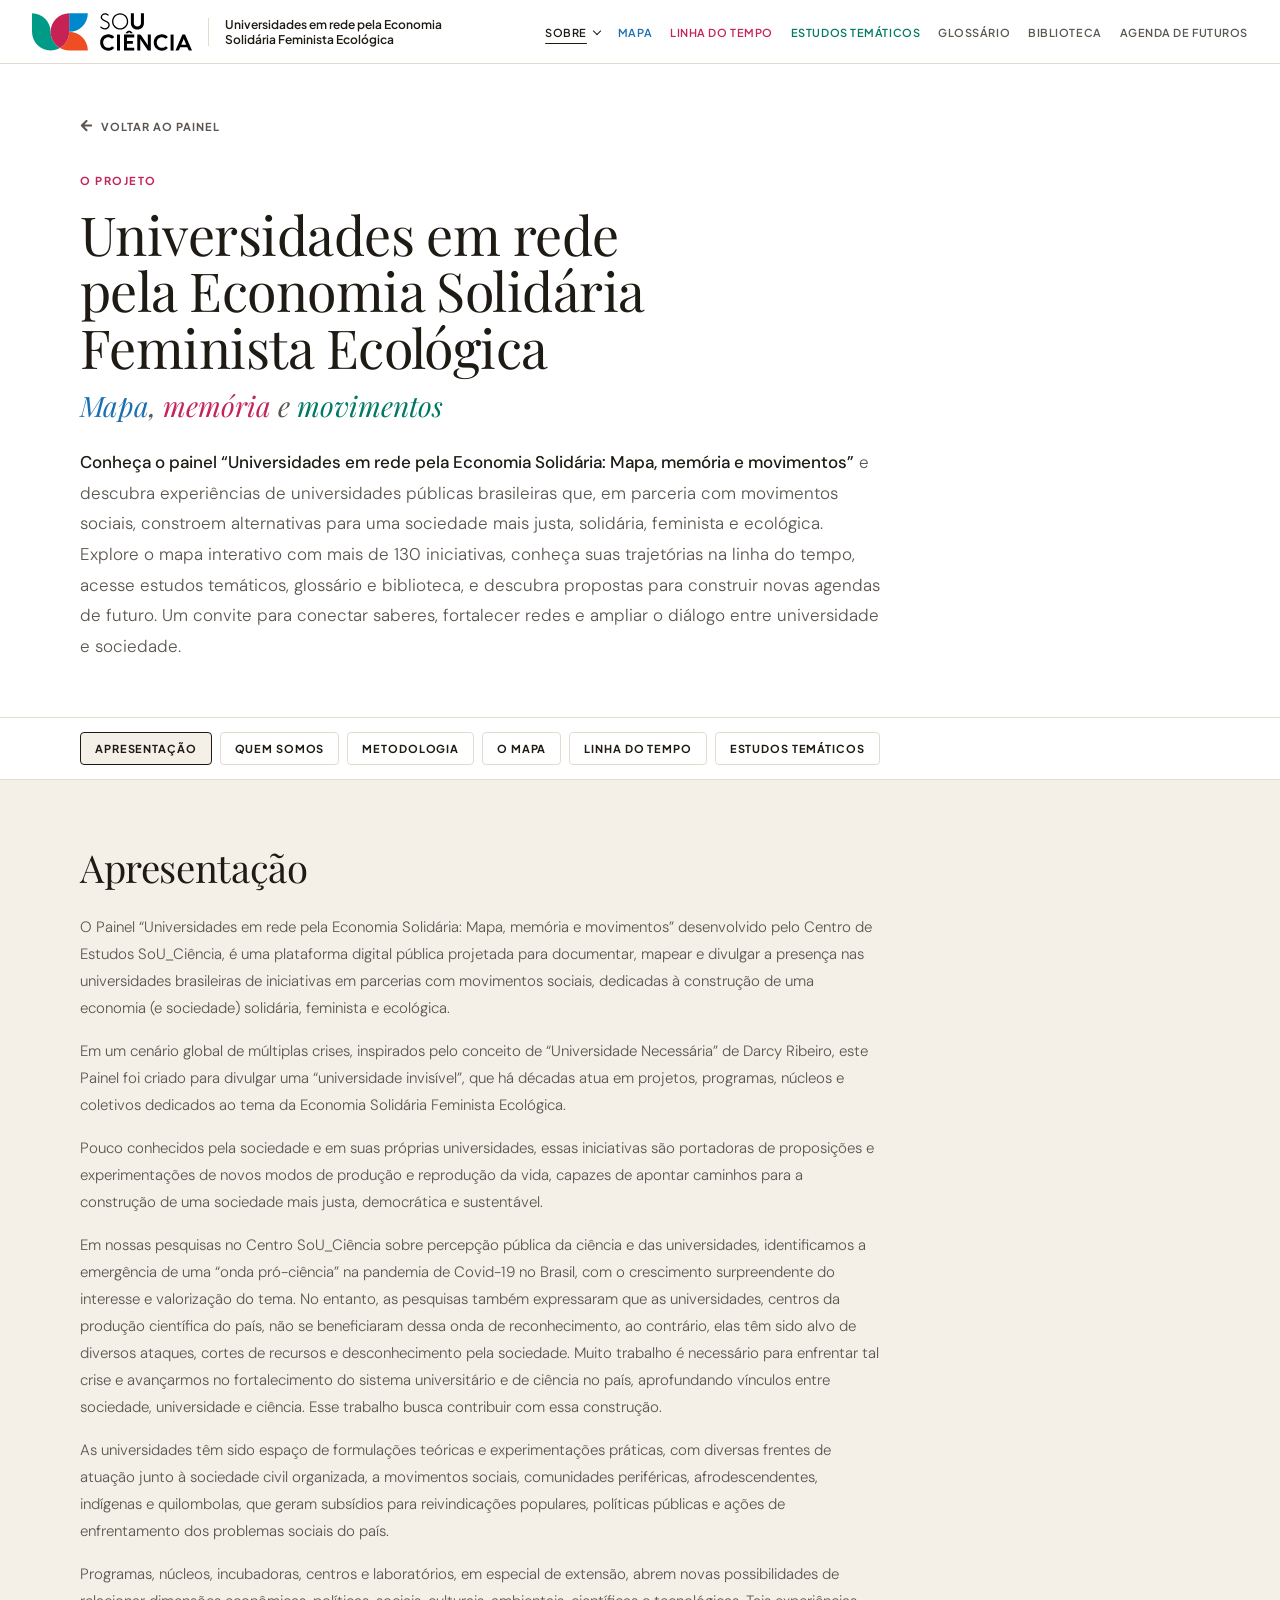
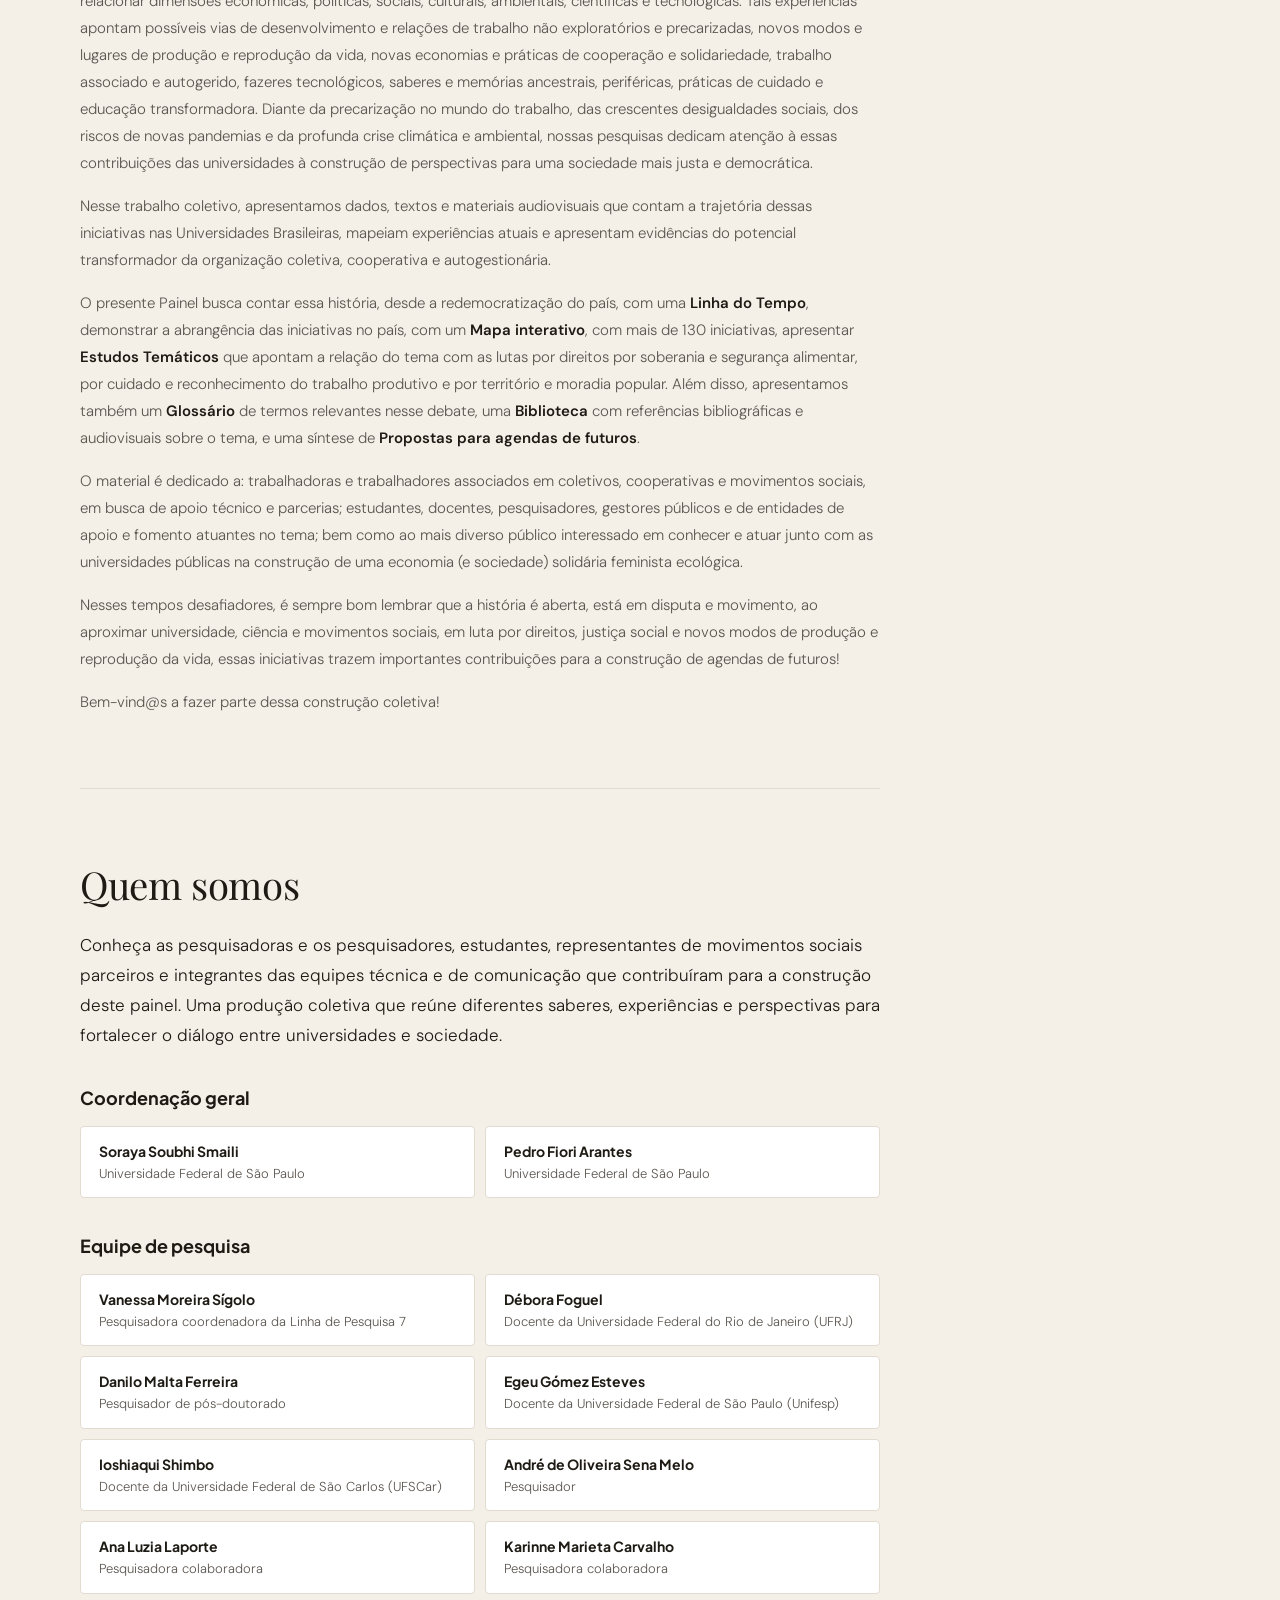
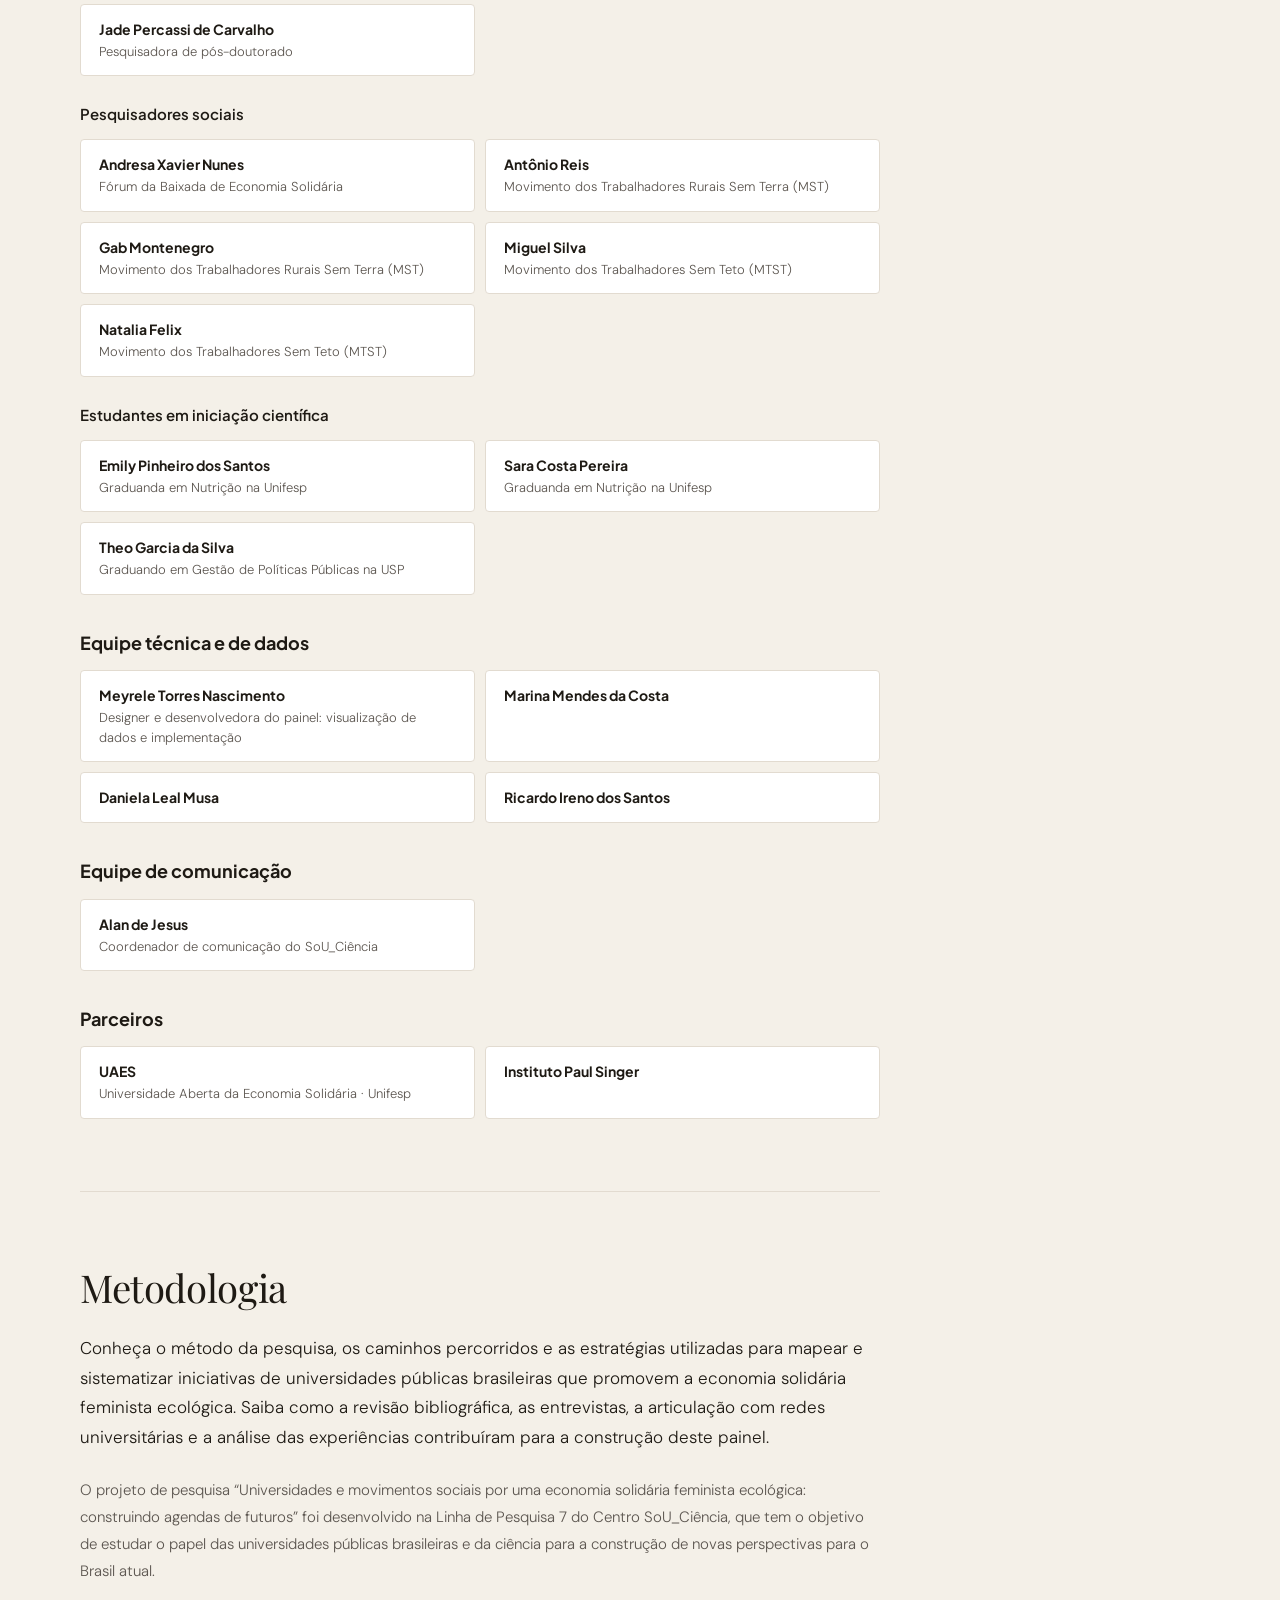
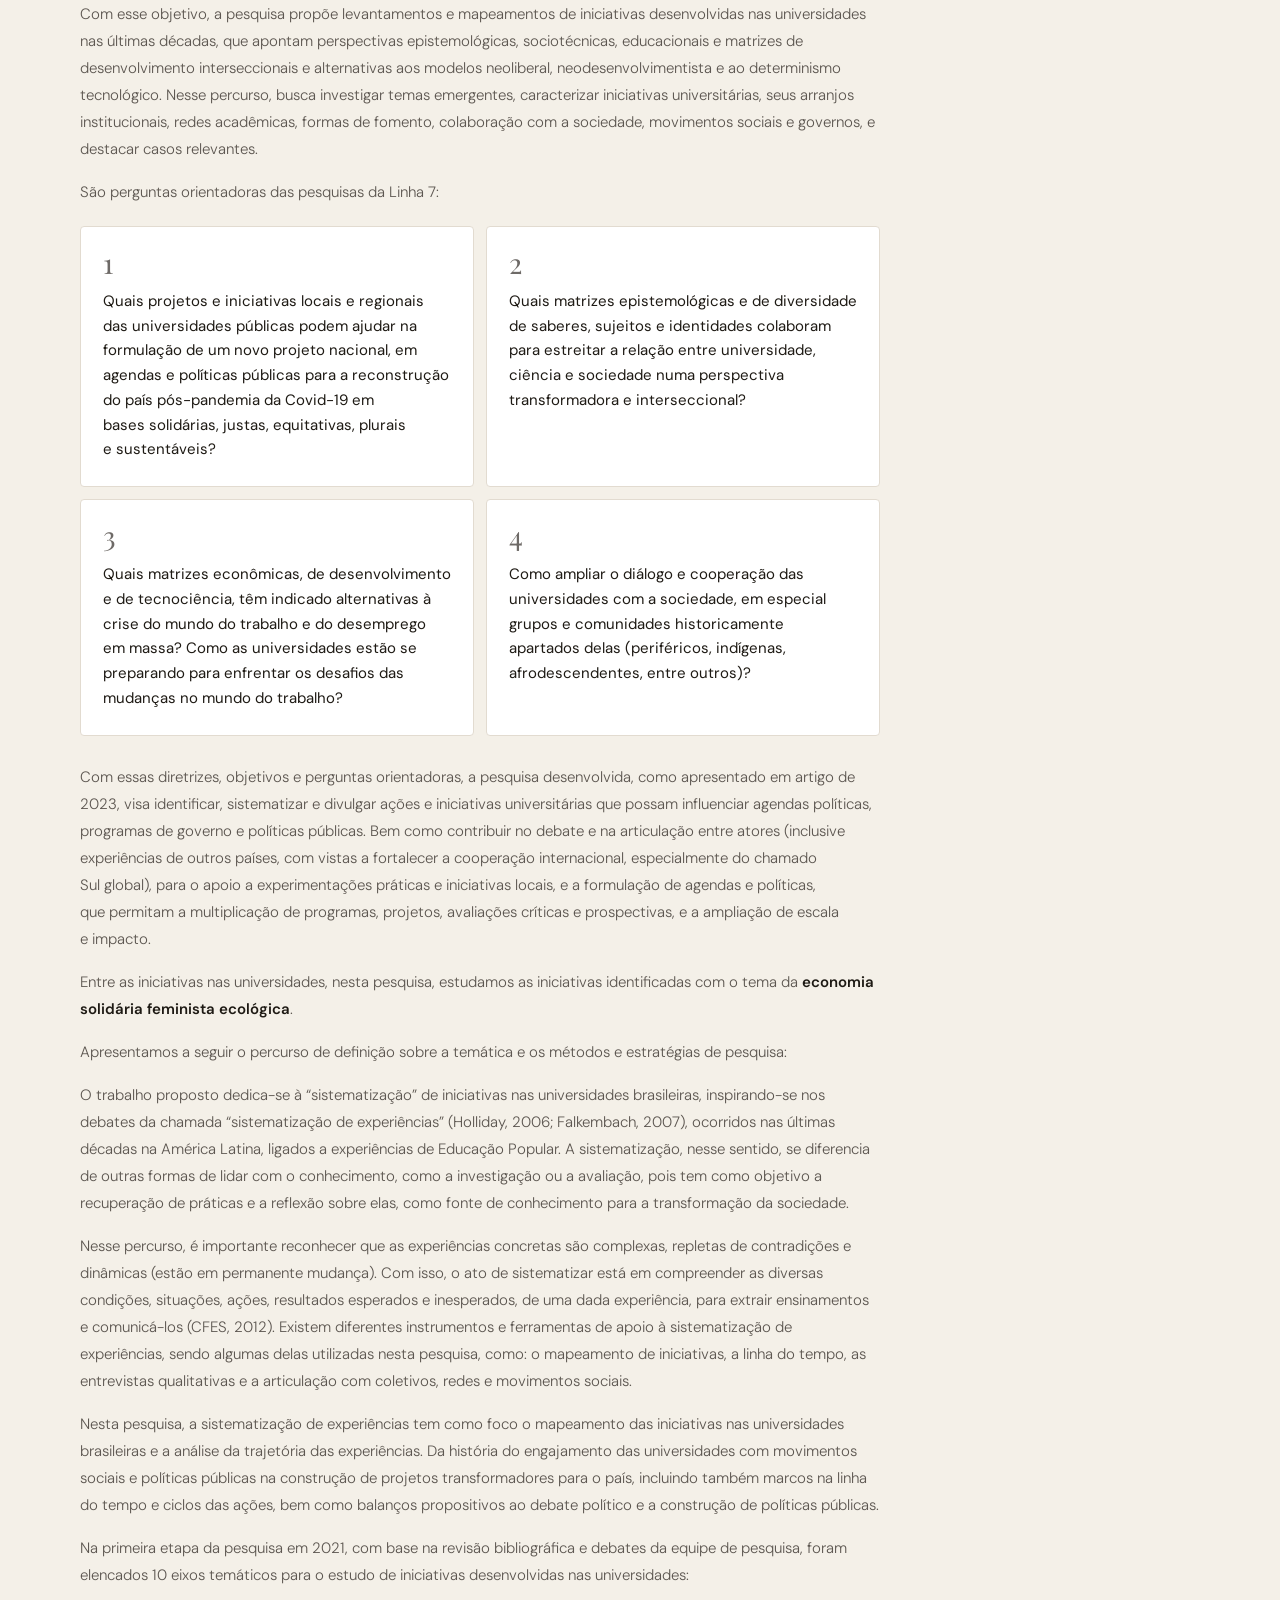
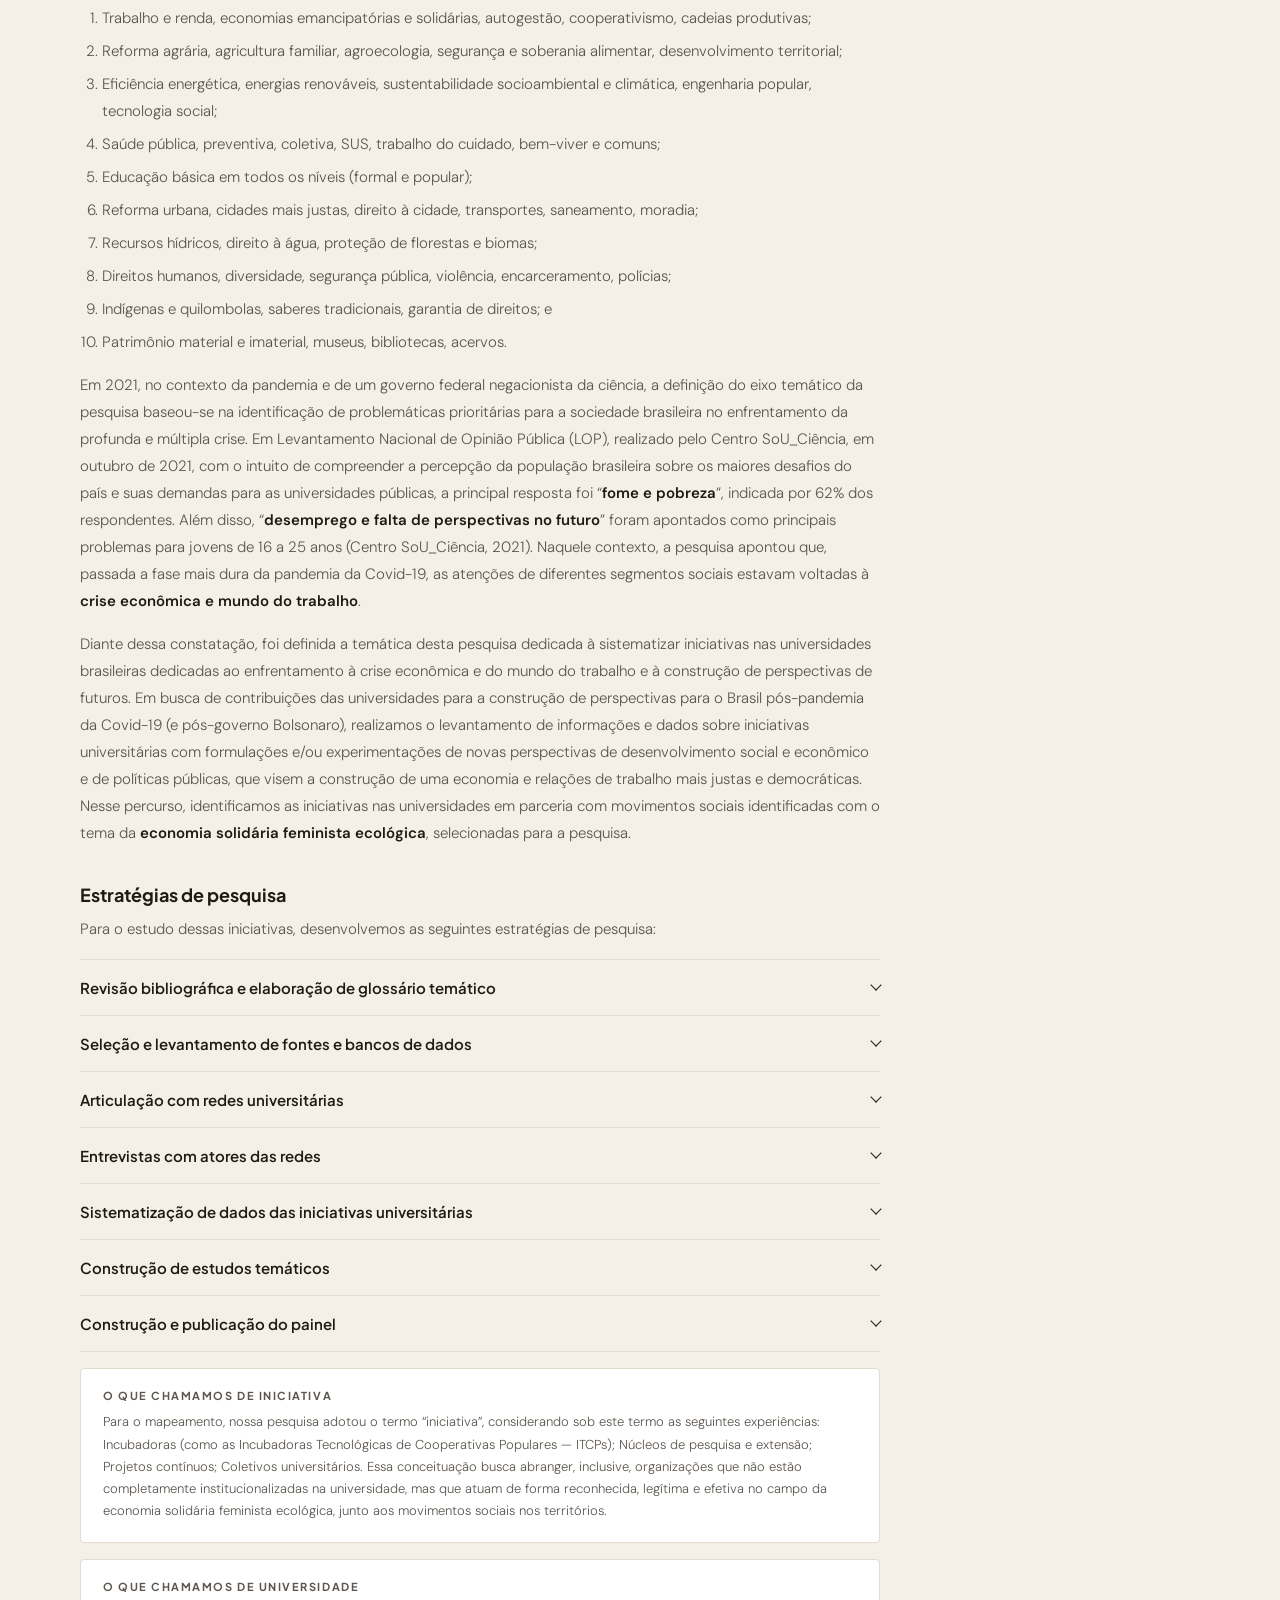
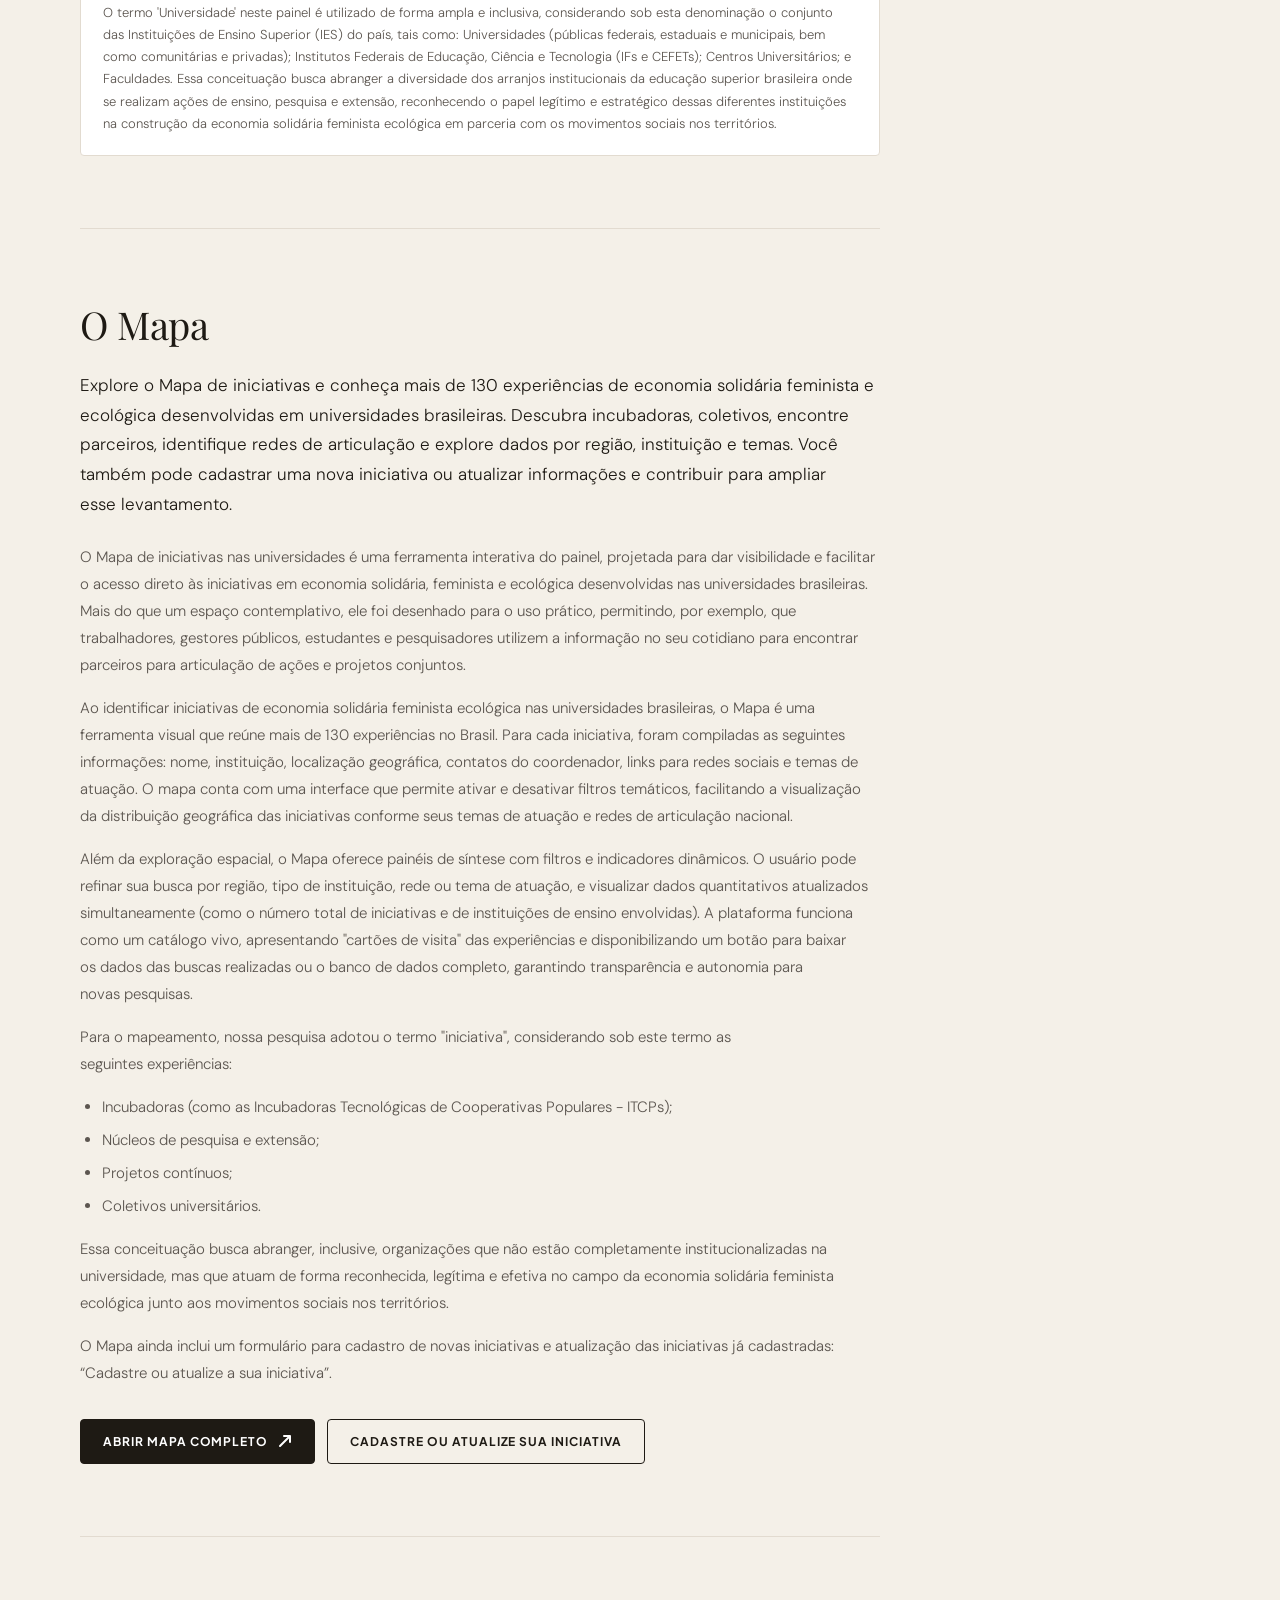
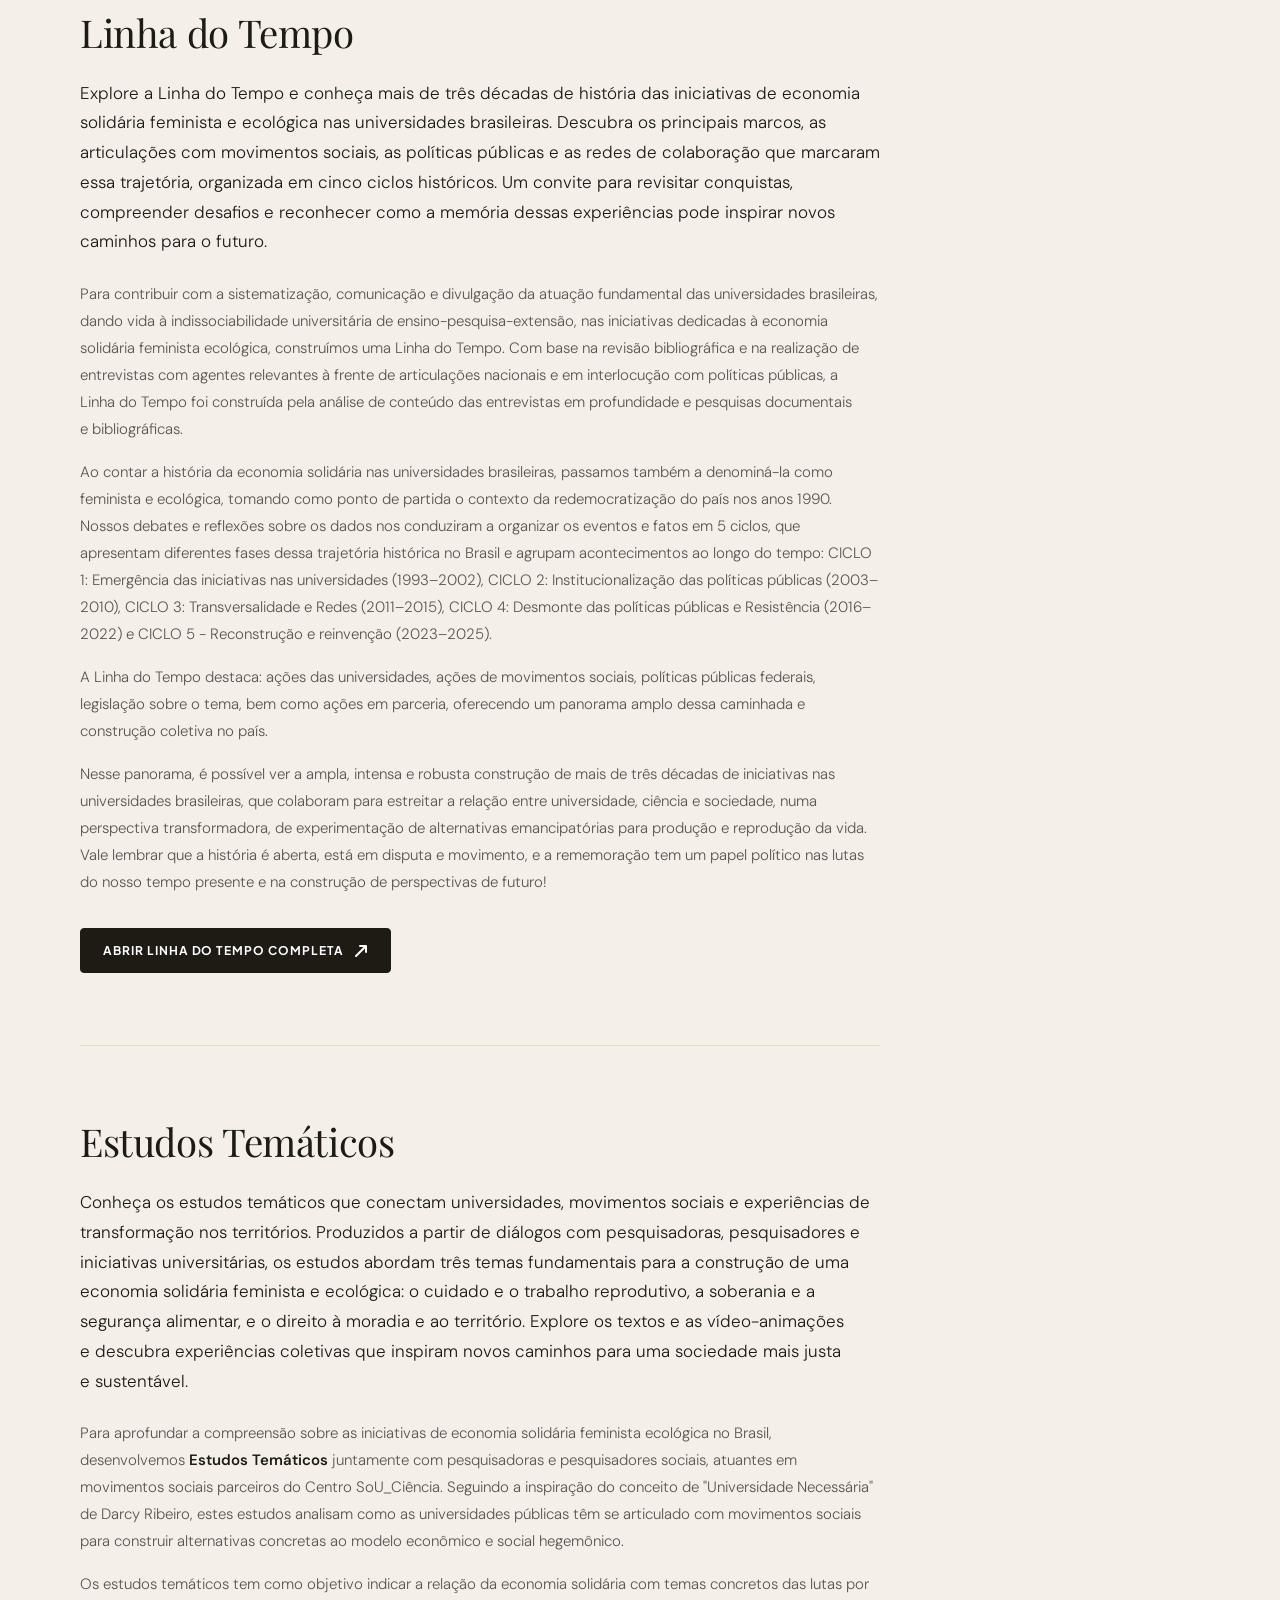
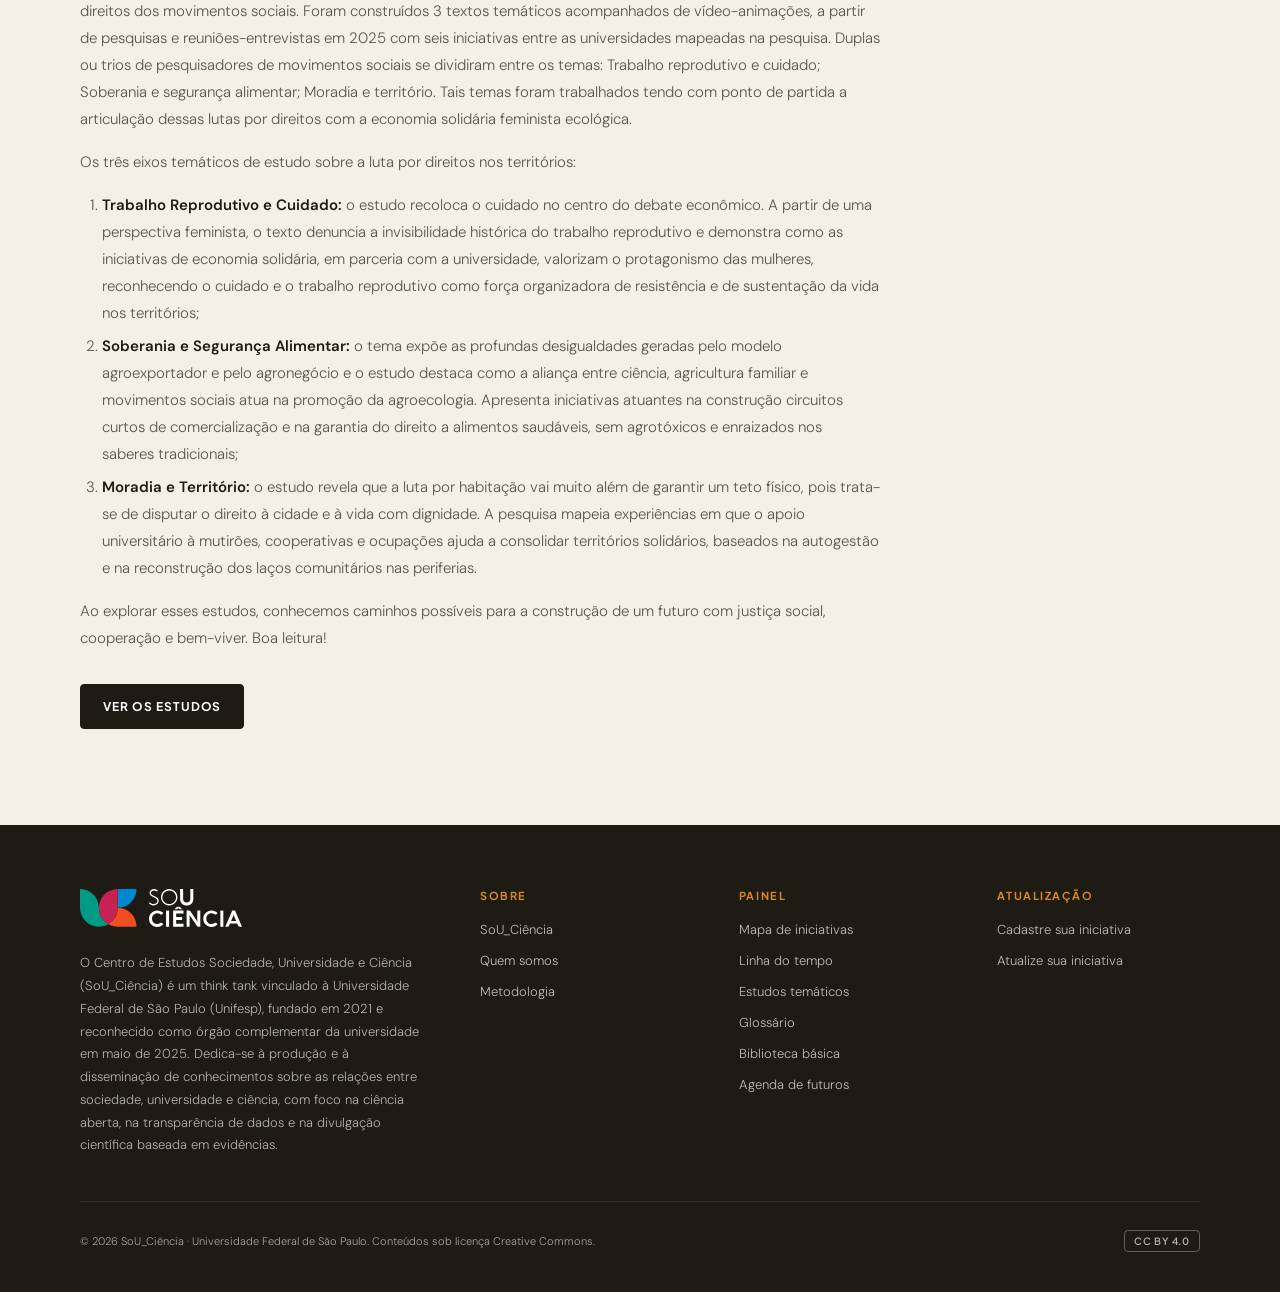
<file: pages/metodologia.html>
<!DOCTYPE html>
<html lang="pt-BR">
<head>
<meta charset="UTF-8">
<meta name="viewport" content="width=device-width, initial-scale=1.0">
<title>Metodologia · Universidades em rede pela Economia Solidária Feminista Ecológica</title>
<!-- esta página foi incorporada à página O projeto: redireciona para o bloco correspondente -->
<meta http-equiv="refresh" content="0; url=o-projeto.html#metodologia">
<link rel="canonical" href="o-projeto.html#metodologia">
<meta name="robots" content="noindex">
<script>location.replace('o-projeto.html#metodologia');</script>
<link rel="icon" href="../assets/img/favicon.svg" type="image/svg+xml">
<link rel="stylesheet" href="../assets/css/tokens.css">
<link rel="stylesheet" href="../assets/css/base.css">
</head>
<body>
<main style="padding:48px 20px;font-family:var(--f-body);color:var(--cinza)">
  <p>Esta página mudou de endereço. <a href="o-projeto.html#metodologia" style="color:var(--texto-azul)">Ir para Metodologia, na página O projeto</a>.</p>
</main>
</body>
</html>
</file>
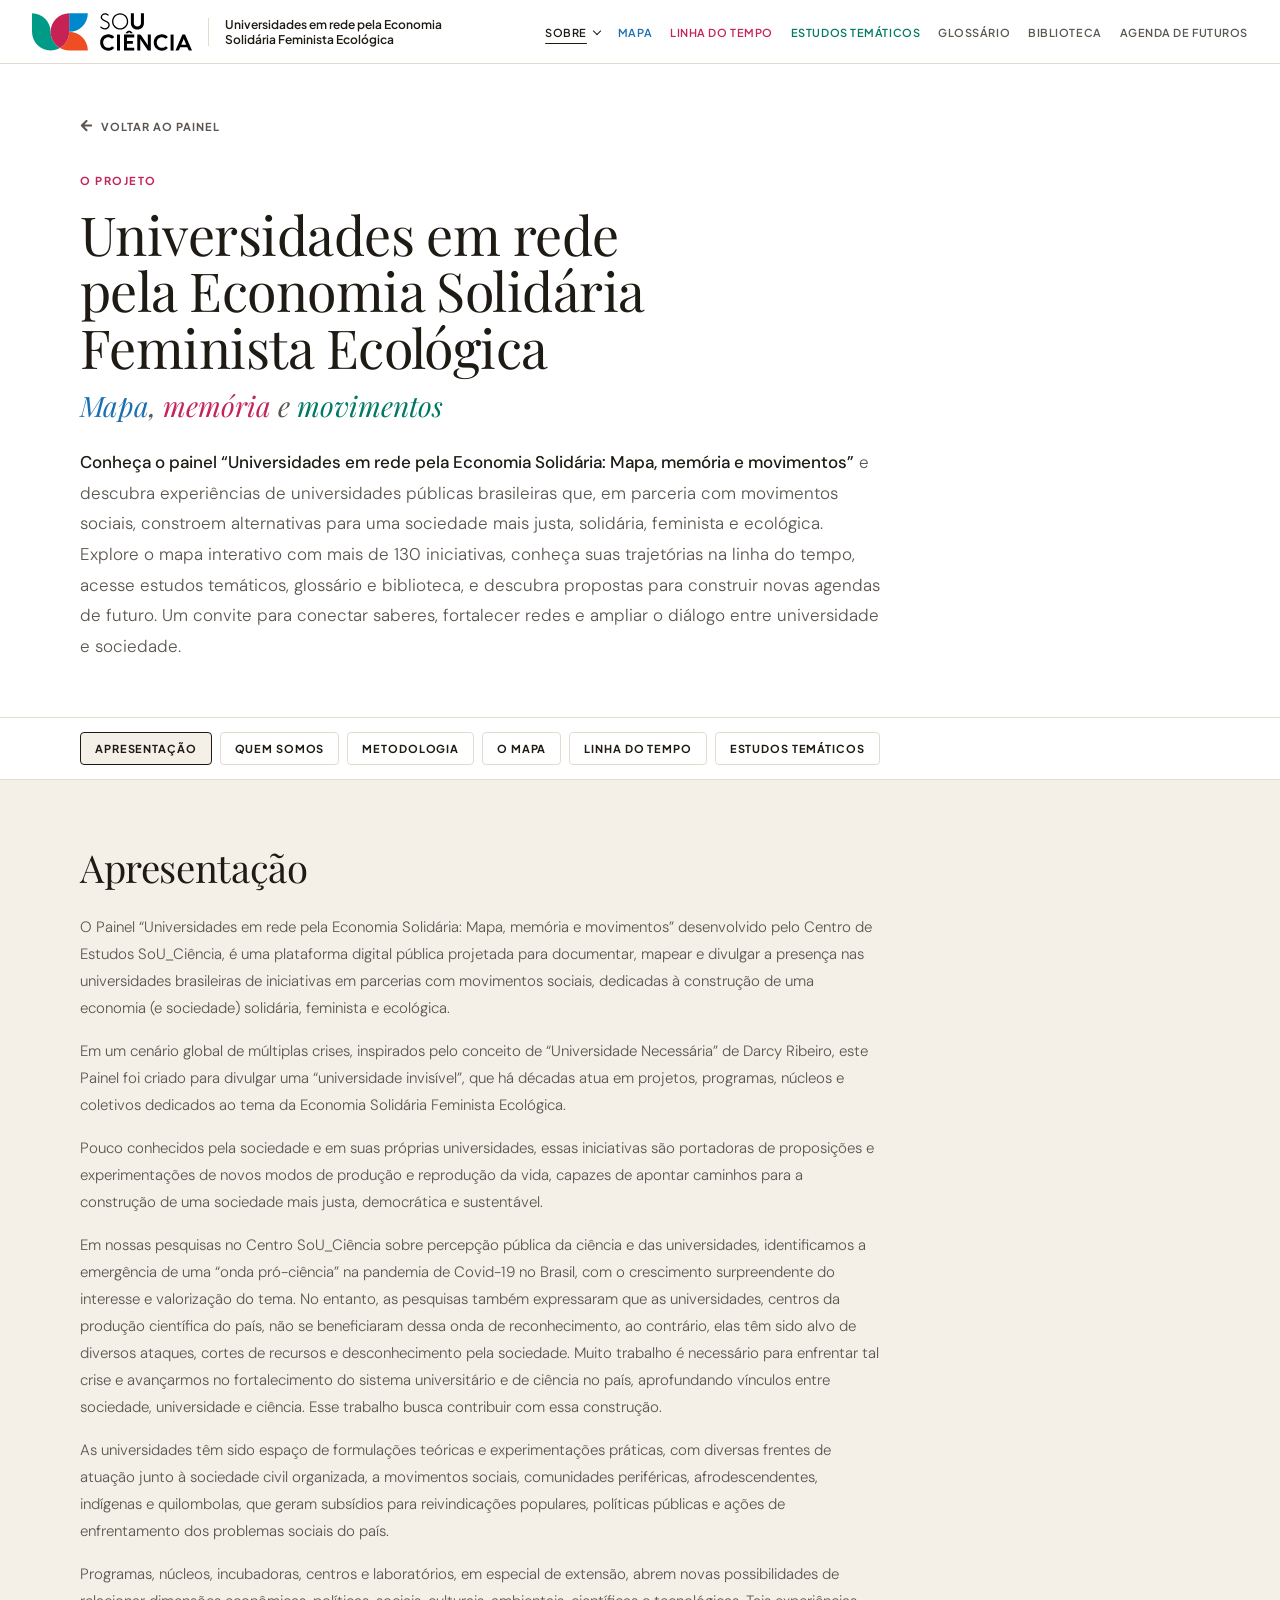
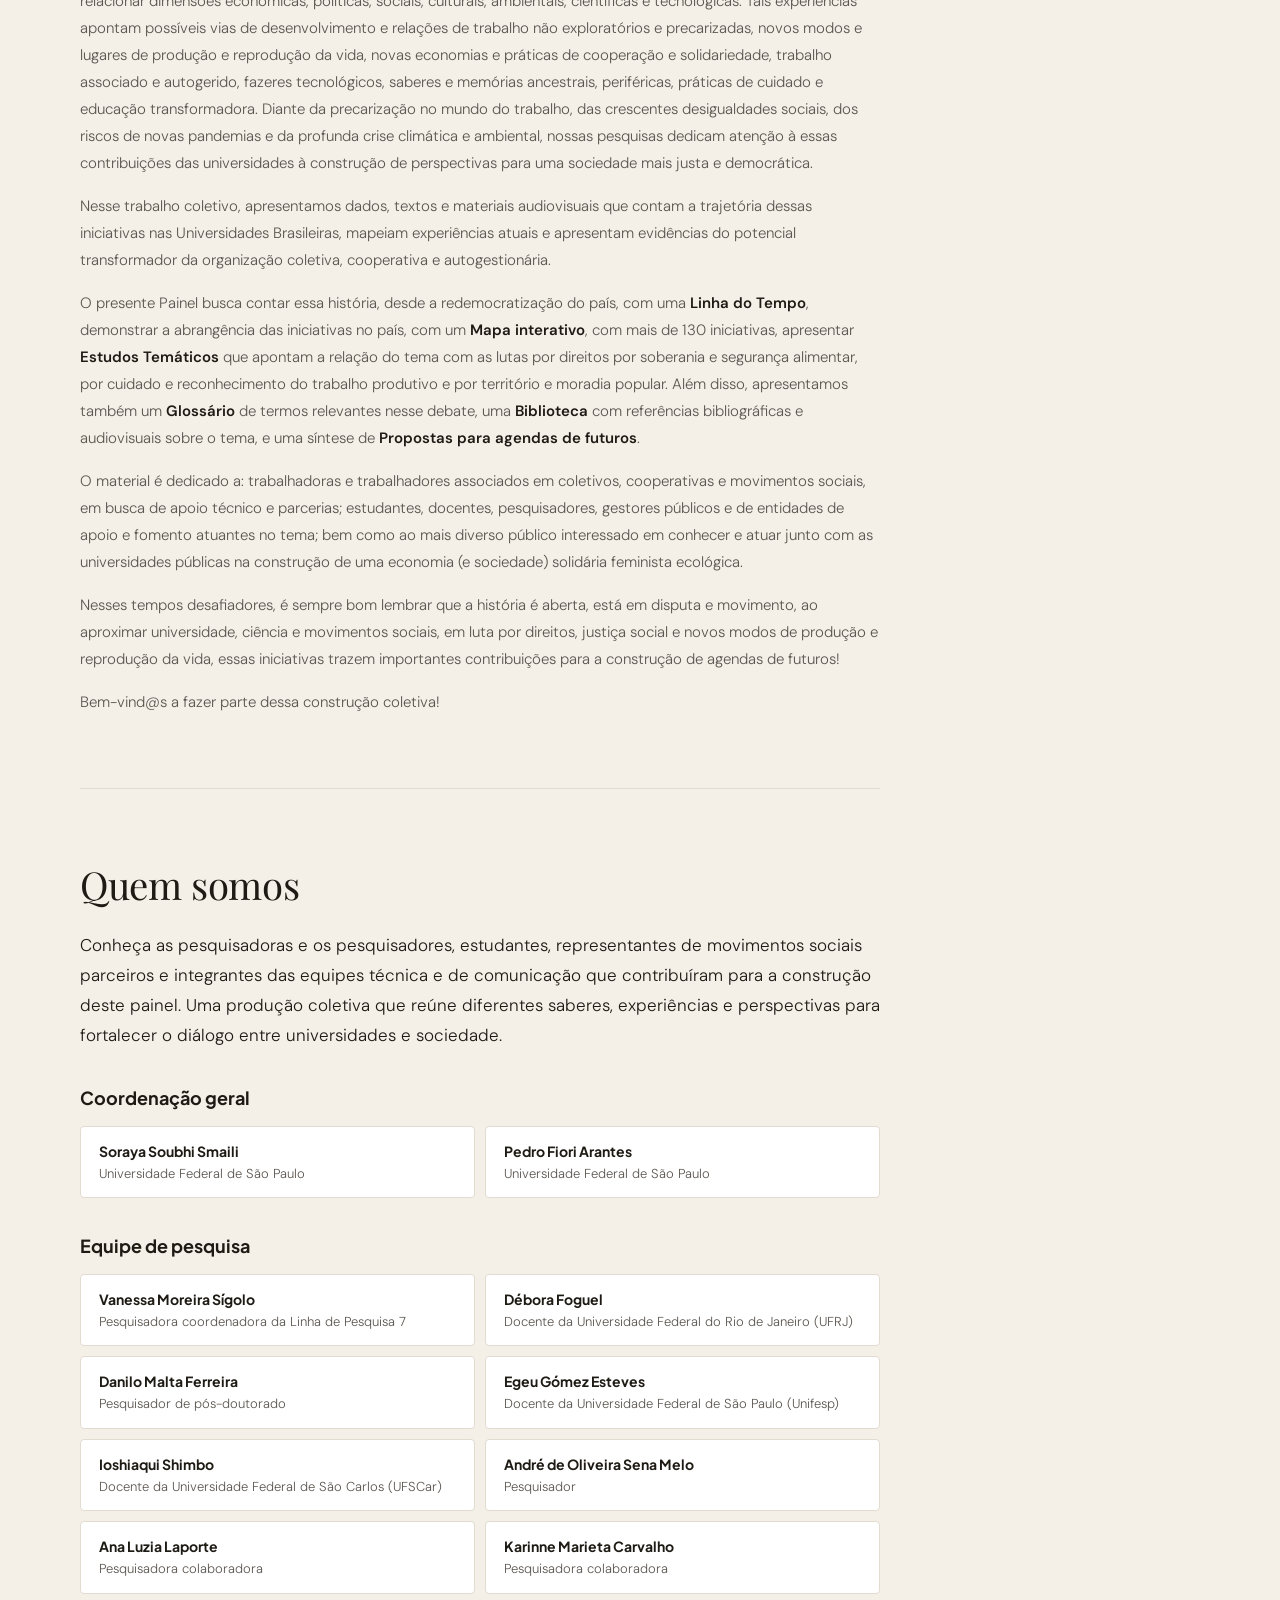
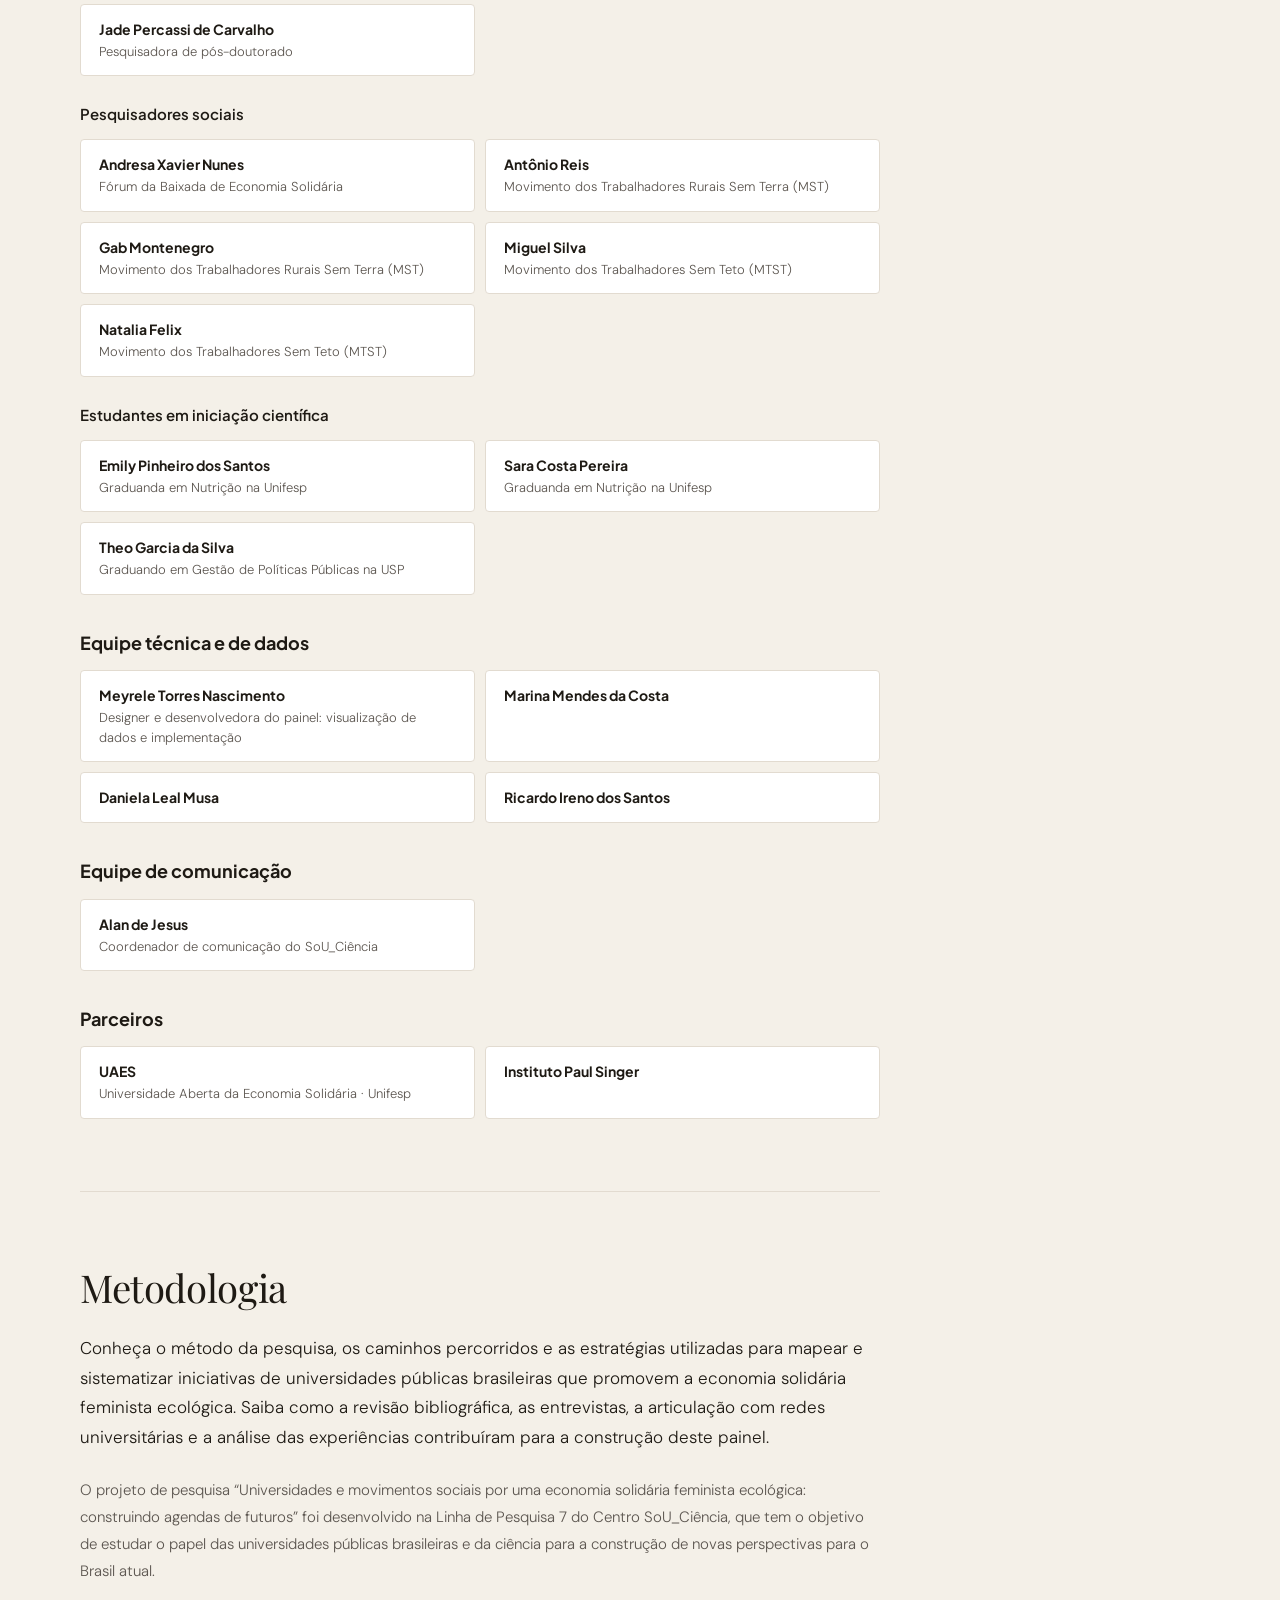
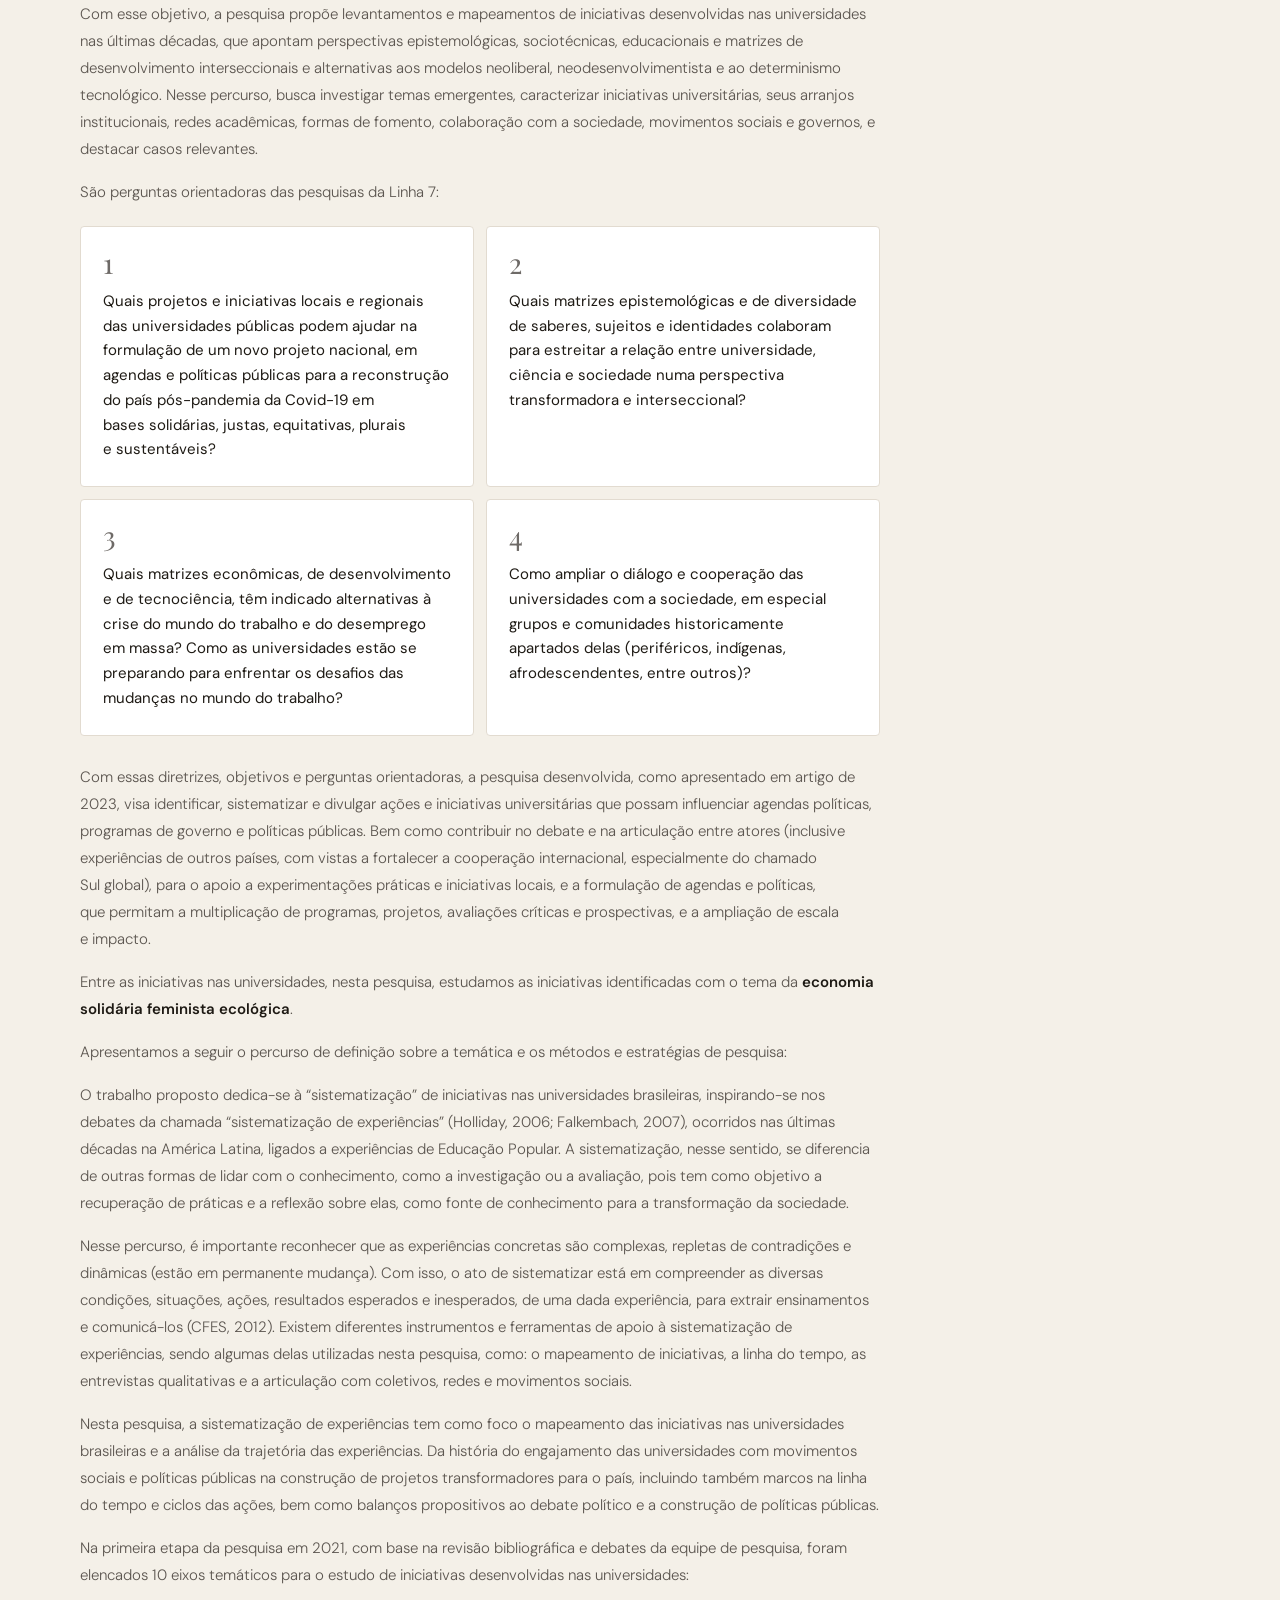
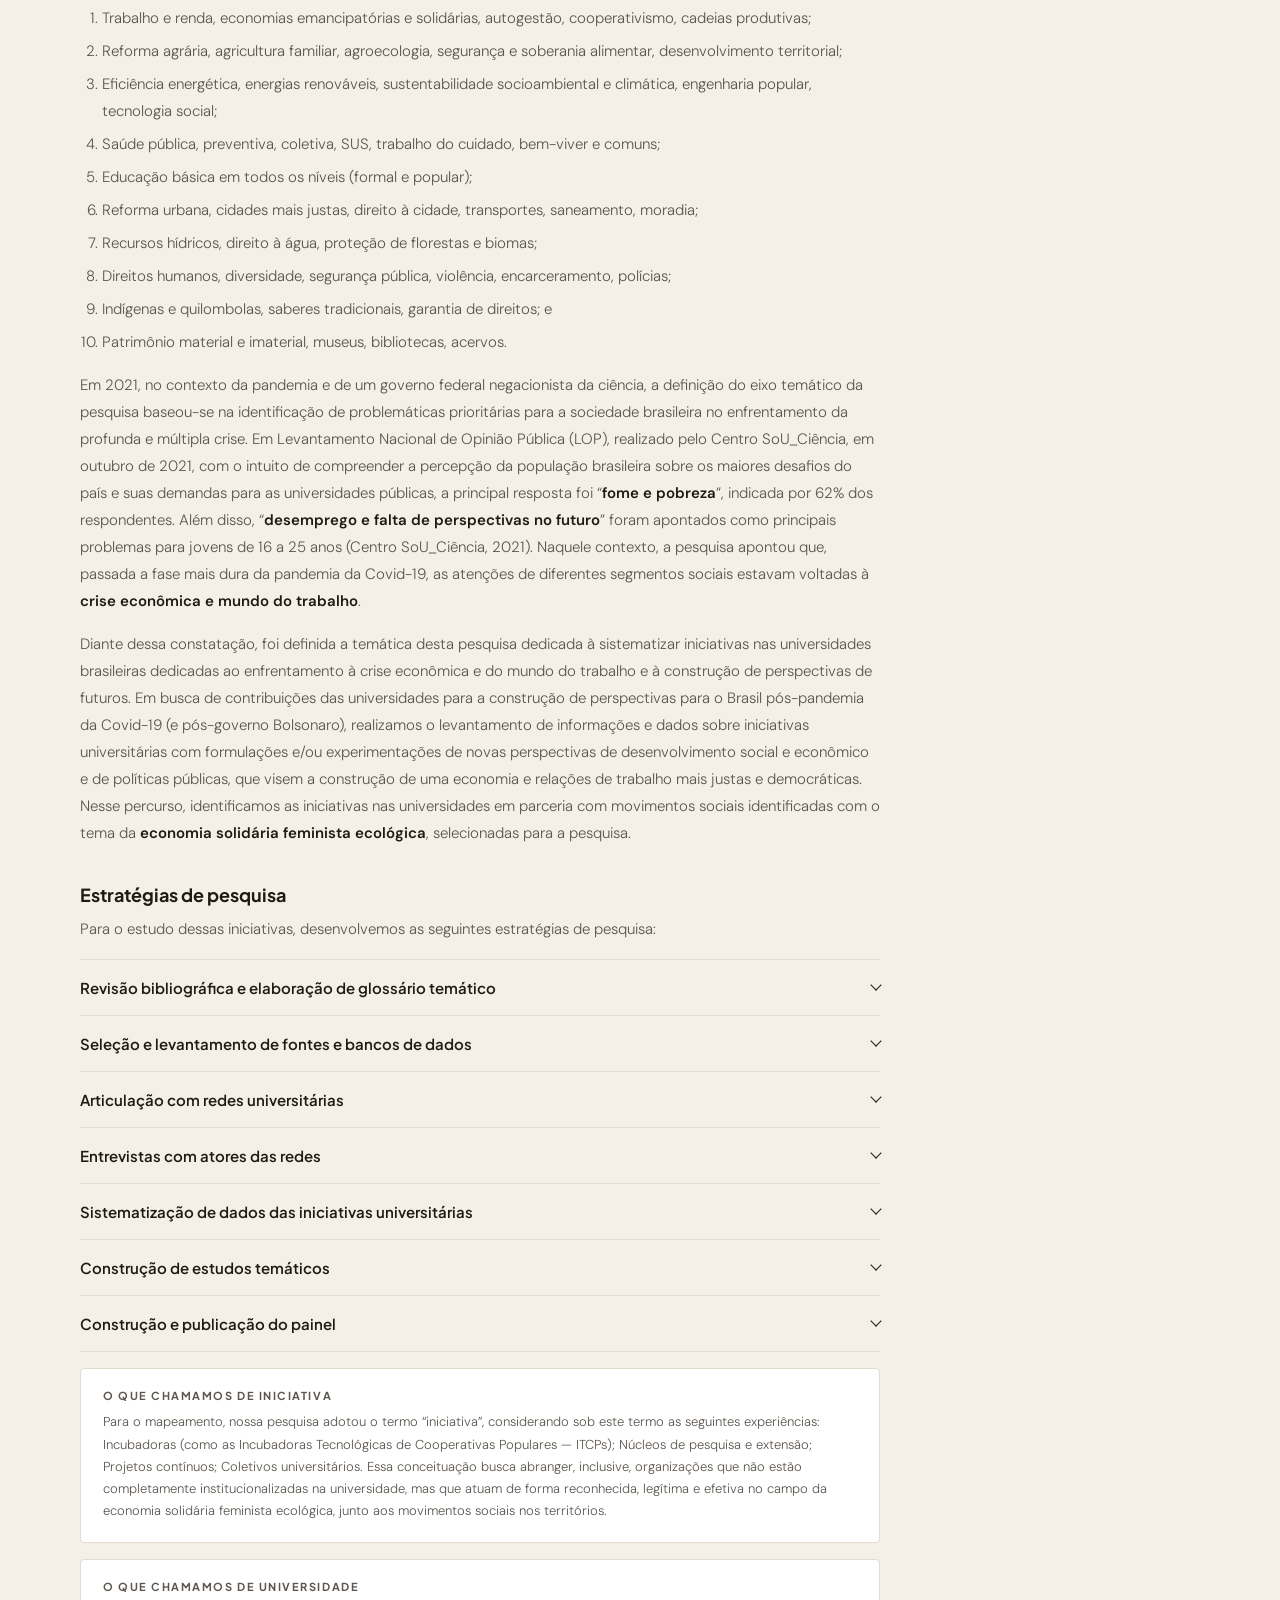
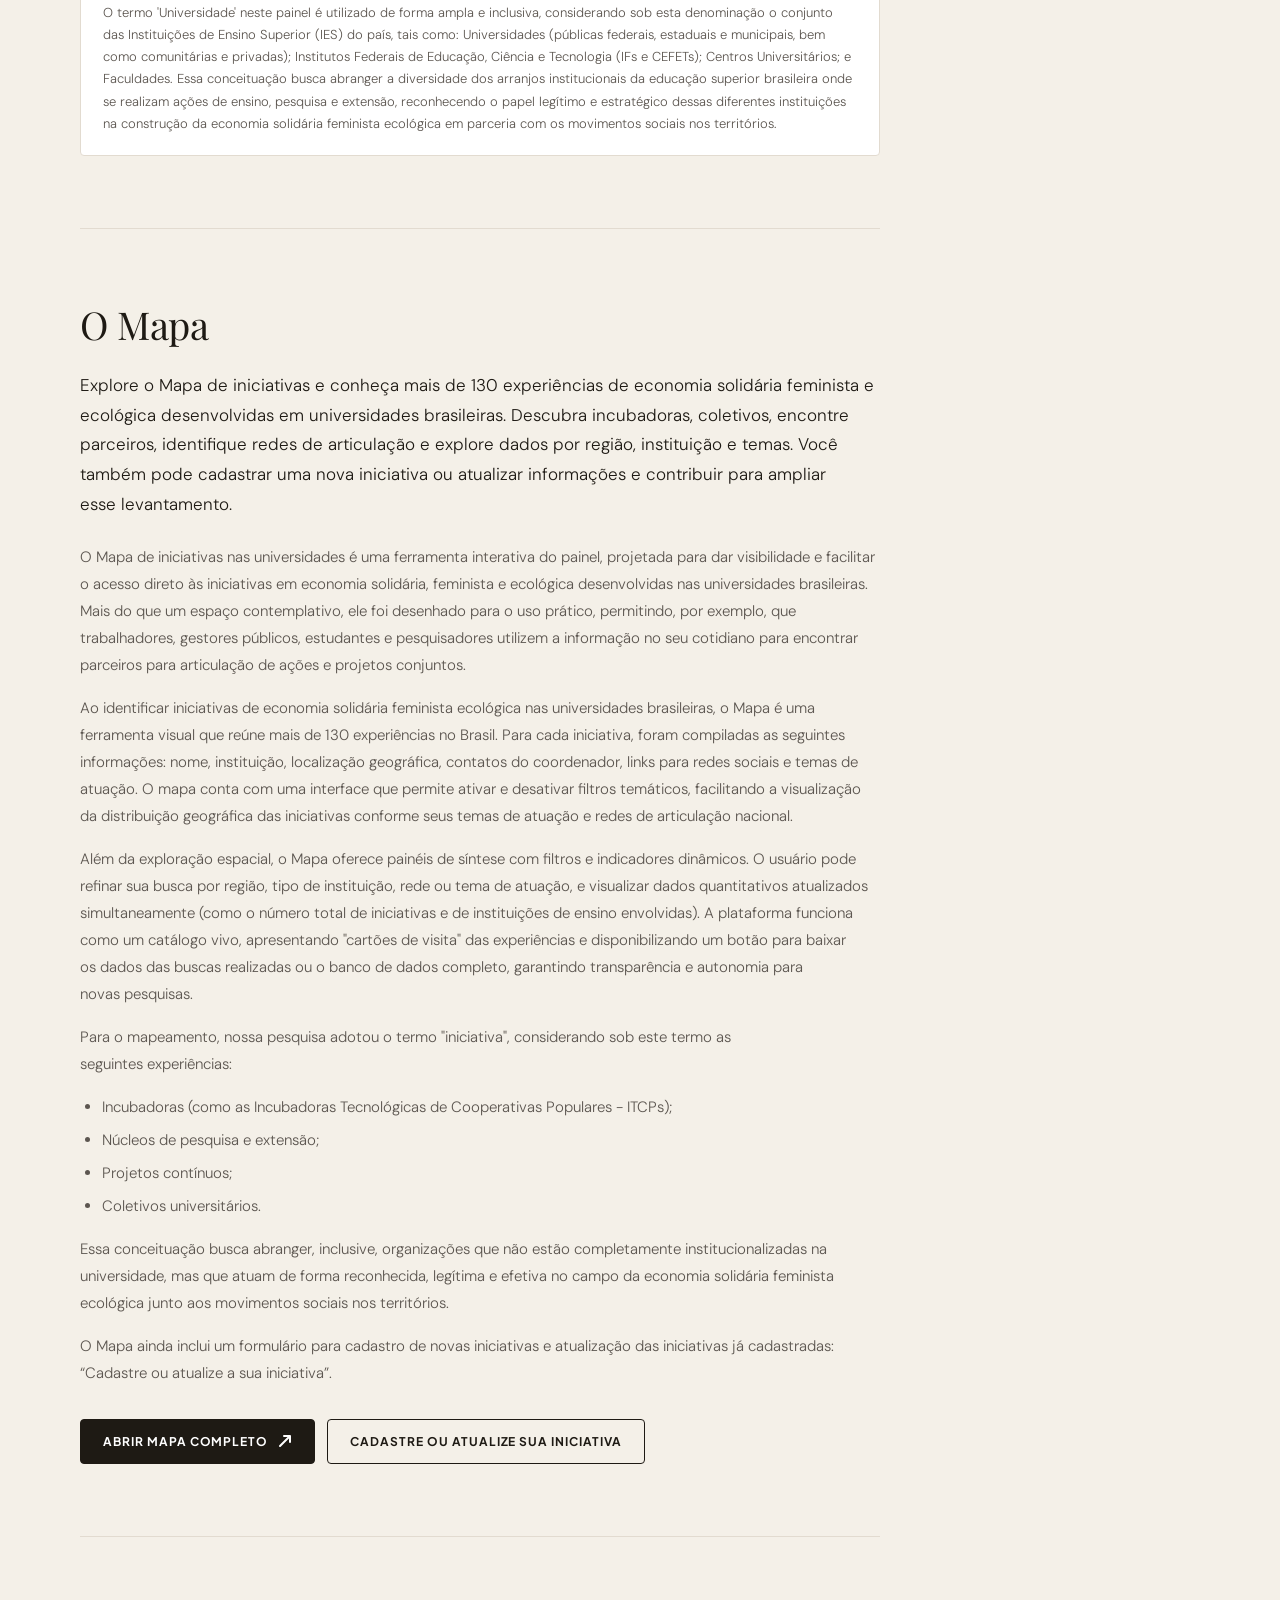
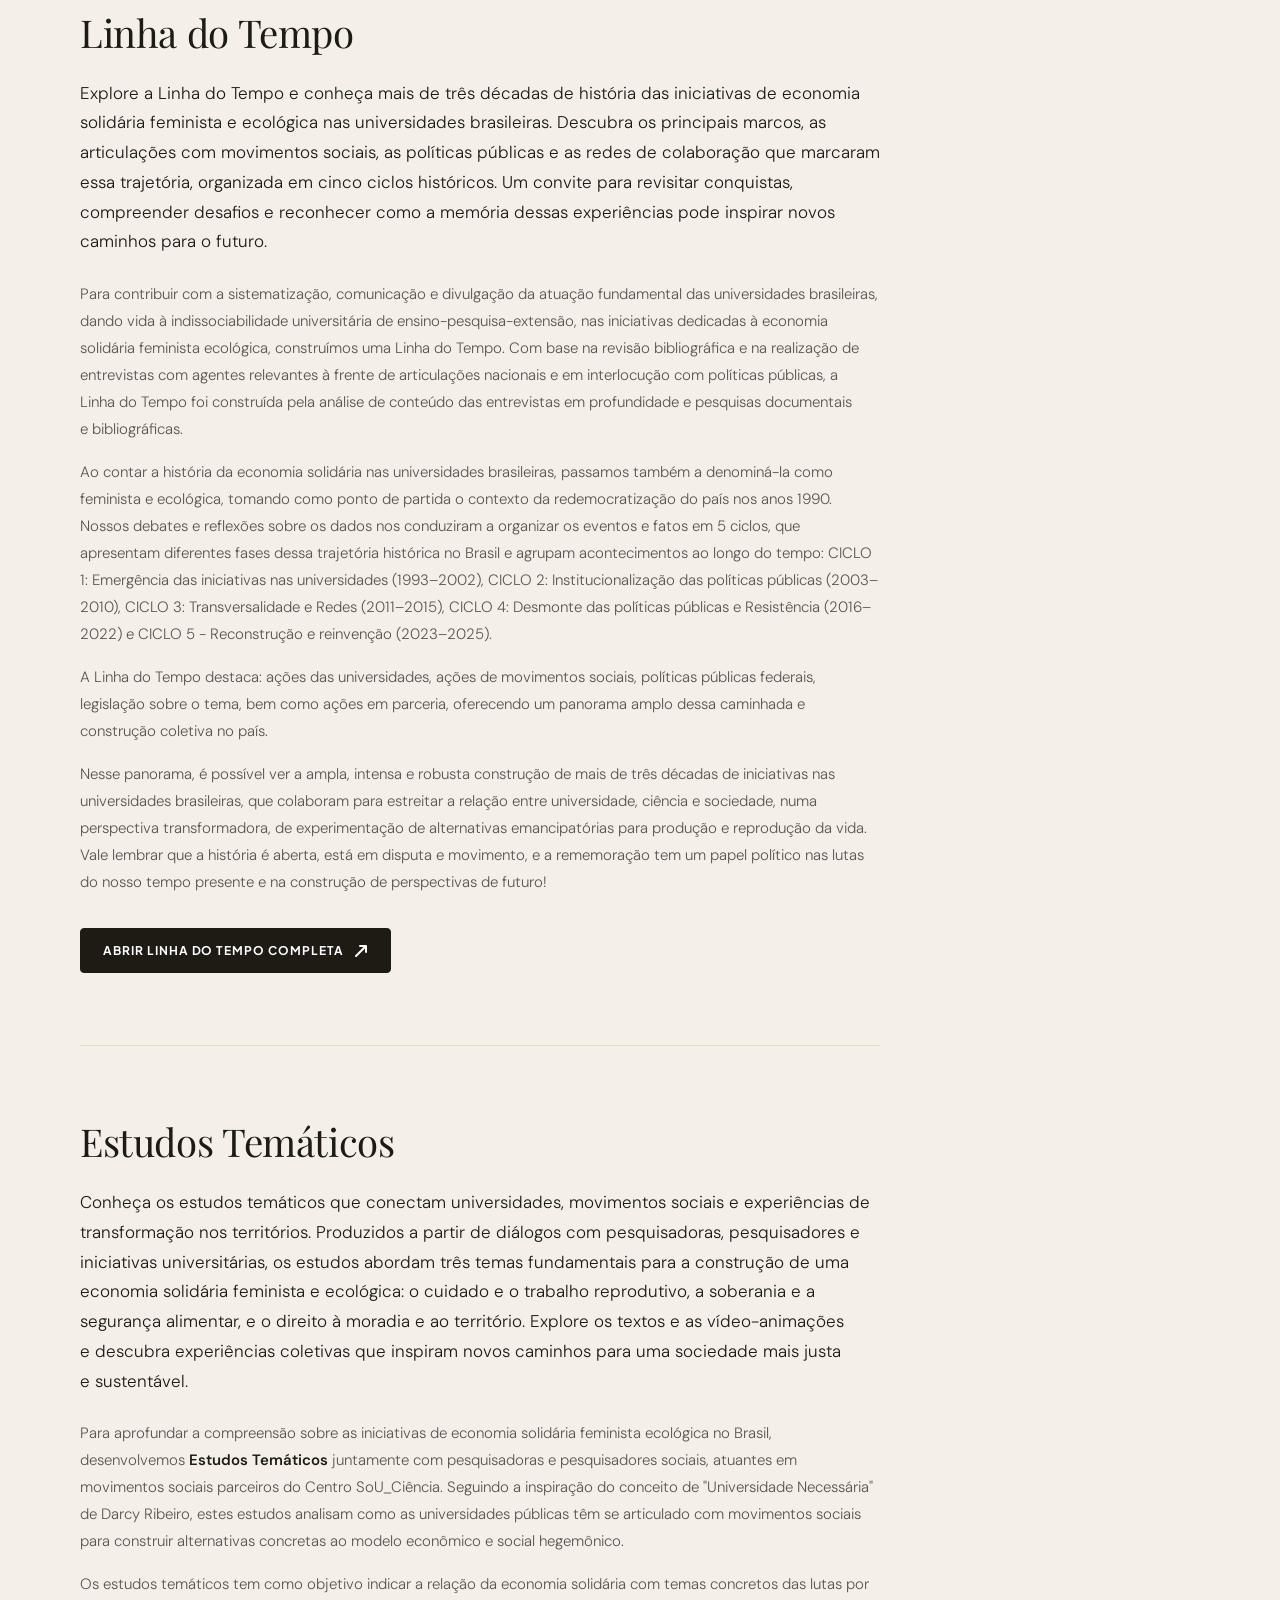
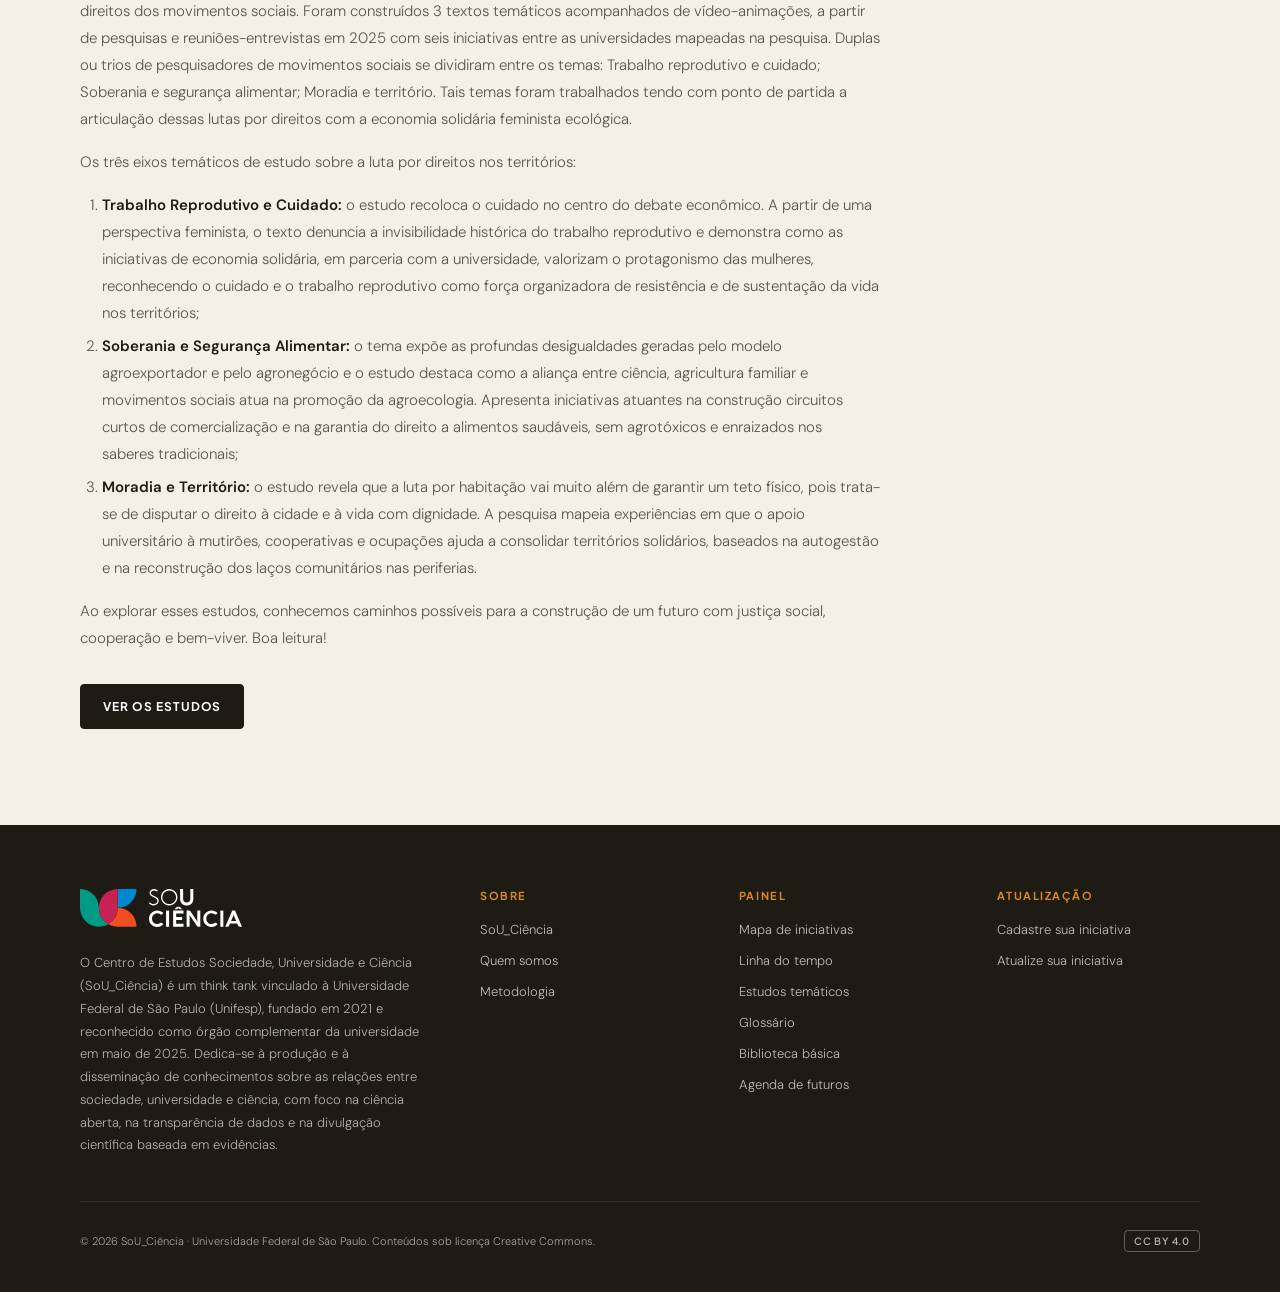
<file: pages/o-projeto.html>
<!DOCTYPE html>
<html lang="pt-BR">
<head>
<meta charset="UTF-8">
<meta name="viewport" content="width=device-width, initial-scale=1.0">
<title>O projeto · Universidades em rede pela Economia Solidária Feminista Ecológica</title>
<meta name="description" content="O projeto do painel Universidades em rede pela Economia Solidária: apresentação, quem somos, metodologia, o mapa, a linha do tempo e os estudos temáticos.">
<link rel="icon" href="../assets/img/favicon.svg" type="image/svg+xml">
<link rel="icon" href="../assets/img/favicon-32.png" type="image/png" sizes="32x32">
<link rel="apple-touch-icon" href="../assets/img/apple-touch-icon.png">
<link rel="preconnect" href="https://fonts.googleapis.com">
<link rel="preconnect" href="https://fonts.gstatic.com" crossorigin>
<link href="https://fonts.googleapis.com/css2?family=Playfair+Display:ital,wght@0,400;1,400&family=Plus+Jakarta+Sans:ital,wght@0,300;0,400;0,500;0,600;0,700;0,800;1,400&family=DM+Sans:ital,opsz,wght@0,9..40,300;0,9..40,400;0,9..40,500;1,9..40,300;1,9..40,400&display=swap" rel="stylesheet">
<link rel="stylesheet" href="../assets/css/tokens.css">
<link rel="stylesheet" href="../assets/css/base.css">
<link rel="stylesheet" href="../assets/css/pages.css">
</head>
<body>

<nav class="site-nav" aria-label="Principal">
  <div class="nav-left">
    <a class="nav-logo" href="../index.html">
      <img src="../assets/img/souciencia-logo.svg" alt="SoU_Ciência — página inicial do painel" width="171" height="40">
    </a>
    <div class="nav-sep" aria-hidden="true"></div>
    <span class="nav-project">Universidades em rede pela Economia Solidária Feminista Ecológica</span>
  </div>
  <button class="nav-toggle" type="button" aria-expanded="false" aria-controls="nav-links" aria-label="Abrir menu"><span></span></button>
  <ul class="nav-links" id="nav-links">
    <li class="nav-sub">
      <a class="nav-sub-toggle is-current" href="o-projeto.html" aria-haspopup="true" aria-expanded="false" aria-controls="submenu-sobre" aria-current="page">Sobre <span class="nav-caret" aria-hidden="true"></span></a>
      <ul class="nav-submenu" id="submenu-sobre">
        <li><a href="o-projeto.html#apresentacao">Apresentação</a></li>
        <li><a href="o-projeto.html#quem-somos">Quem somos</a></li>
        <li><a href="o-projeto.html#metodologia">Metodologia</a></li>
      </ul>
    </li>
    <li><a class="nav-mapa" href="../index.html#mapa">Mapa</a></li>
    <li><a class="nav-memoria" href="../index.html#linha-do-tempo">Linha do tempo</a></li>
    <li><a class="nav-movimentos" href="../index.html#estudos">Estudos temáticos</a></li>
    <li><a href="glossario.html">Glossário</a></li>
    <li><a href="biblioteca.html">Biblioteca</a></li>
    <li><a href="agenda-de-futuros.html">Agenda de futuros</a></li>
  </ul>
</nav>

<main>
<header class="page-hero">
  <div class="page-hero-inner">
    <a class="back-link" href="../index.html"><svg viewBox="0 0 14 14" aria-hidden="true"><path d="M7 1L2 6l5 5M12 6H2"/></svg> Voltar ao painel</a>
    <div class="sec-tag" style="color:var(--texto-magenta)"><span>O projeto</span></div>
    <h1 class="page-title">Universidades em rede pela Economia Solidária Feminista Ecológica</h1>
    <p class="page-subtitle"><span class="cor-mapa">Mapa</span><span class="cor-sep">,</span> <span class="cor-memoria">memória</span> <span class="cor-sep">e</span> <span class="cor-movimentos">movimentos</span></p>
    <p class="page-lead"><strong>Conheça o painel “Universidades em rede pela Economia Solidária: Mapa, memória e movimentos”</strong> e descubra experiências de universidades públicas brasileiras que, em parceria com movimentos sociais, constroem alternativas para uma sociedade mais justa, solidária, feminista e ecológica. Explore o mapa interativo com mais de 130 iniciativas, conheça suas trajetórias na linha do tempo, acesse estudos temáticos, glossário e biblioteca, e descubra propostas para construir novas agendas de futuro. Um convite para conectar saberes, fortalecer redes e ampliar o diálogo entre universidade e sociedade.</p>
  </div>
</header>

<nav class="anchor-bar" aria-label="Seções desta página">
  <ul>
    <li><a class="btn-outline" href="#apresentacao">Apresentação</a></li>
    <li><a class="btn-outline" href="#quem-somos">Quem somos</a></li>
    <li><a class="btn-outline" href="#metodologia">Metodologia</a></li>
    <li><a class="btn-outline" href="#mapa">O Mapa</a></li>
    <li><a class="btn-outline" href="#linha-do-tempo">Linha do Tempo</a></li>
    <li><a class="btn-outline" href="#estudos-tematicos">Estudos Temáticos</a></li>
  </ul>
</nav>

<div class="page-body">
  <div class="page-body-inner prose">

    <section class="projeto-bloco" id="apresentacao">
      <h2>Apresentação</h2>
      <p>O Painel “Universidades em rede pela Economia Solidária: Mapa, memória e movimentos” desenvolvido pelo Centro de Estudos SoU_Ciência, é uma plataforma digital pública projetada para documentar, mapear e divulgar a presença nas universidades brasileiras de iniciativas em parcerias com movimentos sociais, dedicadas à construção de uma economia (e sociedade) solidária, feminista e ecológica.</p>
      <p>Em um cenário global de múltiplas crises, inspirados pelo conceito de “Universidade Necessária” de Darcy Ribeiro, este Painel foi criado para divulgar uma “universidade invisível”, que há décadas atua em projetos, programas, núcleos e coletivos dedicados ao tema da Economia Solidária Feminista Ecológica.</p>
      <p>Pouco conhecidos pela sociedade e em suas próprias universidades, essas iniciativas são portadoras de proposições e experimentações de novos modos de produção e reprodução da vida, capazes de apontar caminhos para a construção de uma sociedade mais justa, democrática e sustentável.</p>
      <p>Em nossas pesquisas no Centro SoU_Ciência sobre percepção pública da ciência e das universidades, identificamos a emergência de uma “onda pró-ciência” na pandemia de Covid-19 no Brasil, com o crescimento surpreendente do interesse e valorização do tema. No entanto, as pesquisas também expressaram que as universidades, centros da produção científica do país, não se beneficiaram dessa onda de reconhecimento, ao contrário, elas têm sido alvo de diversos ataques, cortes de recursos e desconhecimento pela sociedade. Muito trabalho é necessário para enfrentar tal crise e avançarmos no fortalecimento do sistema universitário e de ciência no país, aprofundando vínculos entre sociedade, universidade e ciência. Esse trabalho busca contribuir com essa construção.</p>
      <p>As universidades têm sido espaço de formulações teóricas e experimentações práticas, com diversas frentes de atuação junto à sociedade civil organizada, a movimentos sociais, comunidades periféricas, afrodescendentes, indígenas e quilombolas, que geram subsídios para reivindicações populares, políticas públicas e ações de enfrentamento dos problemas sociais do país.</p>
      <p>Programas, núcleos, incubadoras, centros e laboratórios, em especial de extensão, abrem novas possibilidades de relacionar dimensões econômicas, políticas, sociais, culturais, ambientais, científicas e tecnológicas. Tais experiências apontam possíveis vias de desenvolvimento e relações de trabalho não exploratórios e precarizadas, novos modos e lugares de produção e reprodução da vida, novas economias e práticas de cooperação e solidariedade, trabalho associado e autogerido, fazeres tecnológicos, saberes e memórias ancestrais, periféricas, práticas de cuidado e educação transformadora. Diante da precarização no mundo do trabalho, das crescentes desigualdades sociais, dos riscos de novas pandemias e da profunda crise climática e ambiental, nossas pesquisas dedicam atenção à essas contribuições das universidades à construção de perspectivas para uma sociedade mais justa e democrática.</p>
      <p>Nesse trabalho coletivo, apresentamos dados, textos e materiais audiovisuais que contam a trajetória dessas iniciativas nas Universidades Brasileiras, mapeiam experiências atuais e apresentam evidências do potencial transformador da organização coletiva, cooperativa e autogestionária.</p>
      <p>O presente Painel busca contar essa história, desde a redemocratização do país, com uma <strong>Linha do Tempo</strong>, demonstrar a abrangência das iniciativas no país, com um <strong>Mapa interativo</strong>, com mais de 130 iniciativas, apresentar <strong>Estudos Temáticos</strong> que apontam a relação do tema com as lutas por direitos por soberania e segurança alimentar, por cuidado e reconhecimento do trabalho produtivo e por território e moradia popular. Além disso, apresentamos também um <strong>Glossário</strong> de termos relevantes nesse debate, uma <strong>Biblioteca</strong> com referências bibliográficas e audiovisuais sobre o tema, e uma síntese de <strong>Propostas para agendas de futuros</strong>.</p>
      <p>O material é dedicado a: trabalhadoras e trabalhadores associados em coletivos, cooperativas e movimentos sociais, em busca de apoio técnico e parcerias; estudantes, docentes, pesquisadores, gestores públicos e de entidades de apoio e fomento atuantes no tema; bem como ao mais diverso público interessado em conhecer e atuar junto com as universidades públicas na construção de uma economia (e sociedade) solidária feminista ecológica.</p>
      <p>Nesses tempos desafiadores, é sempre bom lembrar que a história é aberta, está em disputa e movimento, ao aproximar universidade, ciência e movimentos sociais, em luta por direitos, justiça social e novos modos de produção e reprodução da vida, essas iniciativas trazem importantes contribuições para a construção de agendas de futuros!</p>
      <p>Bem-vind@s a fazer parte dessa construção coletiva!</p>
    </section>

    <section class="projeto-bloco" id="quem-somos">
      <h2>Quem somos</h2>
      <p class="bloco-intro">Conheça as pesquisadoras e os pesquisadores, estudantes, representantes de movimentos sociais parceiros e integrantes das equipes técnica e de comunicação que contribuíram para a construção deste painel. Uma produção coletiva que reúne diferentes saberes, experiências e perspectivas para fortalecer o diálogo entre universidades e sociedade.</p>
      <h3>Coordenação geral</h3>
      <ul class="people">
      <li><span class="name">Soraya Soubhi Smaili</span><span class="role">Universidade Federal de São Paulo</span></li>
      <li><span class="name">Pedro Fiori Arantes</span><span class="role">Universidade Federal de São Paulo</span></li>
      </ul>
      <h3>Equipe de pesquisa</h3>
      <ul class="people">
      <li><span class="name">Vanessa Moreira Sígolo</span><span class="role">Pesquisadora coordenadora da Linha de Pesquisa 7</span></li>
      <li><span class="name">Débora Foguel</span><span class="role">Docente da Universidade Federal do Rio de Janeiro (UFRJ)</span></li>
      <li><span class="name">Danilo Malta Ferreira</span><span class="role">Pesquisador de pós-doutorado</span></li>
      <li><span class="name">Egeu Gómez Esteves</span><span class="role">Docente da Universidade Federal de São Paulo (Unifesp)</span></li>
      <li><span class="name">Ioshiaqui Shimbo</span><span class="role">Docente da Universidade Federal de São Carlos (UFSCar)</span></li>
      <li><span class="name">André de Oliveira Sena Melo</span><span class="role">Pesquisador</span></li>
      <li><span class="name">Ana Luzia Laporte</span><span class="role">Pesquisadora colaboradora</span></li>
      <li><span class="name">Karinne Marieta Carvalho</span><span class="role">Pesquisadora colaboradora</span></li>
      <li><span class="name">Jade Percassi de Carvalho</span><span class="role">Pesquisadora de pós-doutorado</span></li>
      </ul>
      <h4>Pesquisadores sociais</h4>
      <ul class="people">
      <li><span class="name">Andresa Xavier Nunes</span><span class="role">Fórum da Baixada de Economia Solidária</span></li>
      <li><span class="name">Antônio Reis</span><span class="role">Movimento dos Trabalhadores Rurais Sem Terra (MST)</span></li>
      <li><span class="name">Gab Montenegro</span><span class="role">Movimento dos Trabalhadores Rurais Sem Terra (MST)</span></li>
      <li><span class="name">Miguel Silva</span><span class="role">Movimento dos Trabalhadores Sem Teto (MTST)</span></li>
      <li><span class="name">Natalia Felix</span><span class="role">Movimento dos Trabalhadores Sem Teto (MTST)</span></li>
      </ul>
      <h4>Estudantes em iniciação científica</h4>
      <ul class="people">
      <li><span class="name">Emily Pinheiro dos Santos</span><span class="role">Graduanda em Nutrição na Unifesp</span></li>
      <li><span class="name">Sara Costa Pereira</span><span class="role">Graduanda em Nutrição na Unifesp</span></li>
      <li><span class="name">Theo Garcia da Silva</span><span class="role">Graduando em Gestão de Políticas Públicas na USP</span></li>
      </ul>
      <h3>Equipe técnica e de dados</h3>
      <ul class="people">
      <li><span class="name">Meyrele Torres Nascimento</span><span class="role">Designer e desenvolvedora do painel: visualização de dados e implementação</span></li>
      <li><span class="name">Marina Mendes da Costa</span></li>
      <li><span class="name">Daniela Leal Musa</span></li>
      <li><span class="name">Ricardo Ireno dos Santos</span></li>
      </ul>
      <h3>Equipe de comunicação</h3>
      <ul class="people">
      <li><span class="name">Alan de Jesus</span><span class="role">Coordenador de comunicação do SoU_Ciência</span></li>
      </ul>
      <h3>Parceiros</h3>
      <ul class="people">
      <li><span class="name">UAES</span><span class="role">Universidade Aberta da Economia Solidária · Unifesp</span></li>
      <li><span class="name">Instituto Paul Singer</span></li>
      </ul>
      <!-- foto de uma iniciativa: entra em outra rodada (oculta por CSS) -->
      <figure class="foto-sobre">
        <img alt="">
        <figcaption></figcaption>
      </figure>
    </section>

    <section class="projeto-bloco" id="metodologia">
      <h2>Metodologia</h2>
      <p class="bloco-intro">Conheça o método da pesquisa, os caminhos percorridos e as estratégias utilizadas para mapear e sistematizar iniciativas de universidades públicas brasileiras que promovem a economia solidária feminista ecológica. Saiba como a revisão bibliográfica, as entrevistas, a articulação com redes universitárias e a análise das experiências contribuíram para a construção deste painel.</p>
      <p>O projeto de pesquisa “Universidades e movimentos sociais por uma economia solidária feminista ecológica: construindo agendas de futuros” foi desenvolvido na Linha de Pesquisa 7 do Centro SoU_Ciência, que tem o objetivo de estudar o papel das universidades públicas brasileiras e da ciência para a construção de novas perspectivas para o Brasil atual.</p>
      <p>Com esse objetivo, a pesquisa propõe levantamentos e mapeamentos de iniciativas desenvolvidas nas universidades nas últimas décadas, que apontam perspectivas epistemológicas, sociotécnicas, educacionais e matrizes de desenvolvimento interseccionais e alternativas aos modelos neoliberal, neodesenvolvimentista e ao determinismo tecnológico. Nesse percurso, busca investigar temas emergentes, caracterizar iniciativas universitárias, seus arranjos institucionais, redes acadêmicas, formas de fomento, colaboração com a sociedade, movimentos sociais e governos, e destacar casos relevantes.</p>
      <p>São perguntas orientadoras das pesquisas da Linha 7:</p>
      <ol class="perguntas">
        <li><span class="pergunta-n" aria-hidden="true">1</span>Quais projetos e iniciativas locais e regionais das universidades públicas podem ajudar na formulação de um novo projeto nacional, em agendas e políticas públicas para a reconstrução do país pós-pandemia da Covid-19 em bases solidárias, justas, equitativas, plurais e sustentáveis?</li>
        <li><span class="pergunta-n" aria-hidden="true">2</span>Quais matrizes epistemológicas e de diversidade de saberes, sujeitos e identidades colaboram para estreitar a relação entre universidade, ciência e sociedade numa perspectiva transformadora e interseccional?</li>
        <li><span class="pergunta-n" aria-hidden="true">3</span>Quais matrizes econômicas, de desenvolvimento e de tecnociência, têm indicado alternativas à crise do mundo do trabalho e do desemprego em massa? Como as universidades estão se preparando para enfrentar os desafios das mudanças no mundo do trabalho?</li>
        <li><span class="pergunta-n" aria-hidden="true">4</span>Como ampliar o diálogo e cooperação das universidades com a sociedade, em especial grupos e comunidades historicamente apartados delas (periféricos, indígenas, afrodescendentes, entre outros)?</li>
      </ol>
      <p>Com essas diretrizes, objetivos e perguntas orientadoras, a pesquisa desenvolvida, como apresentado em artigo de 2023, visa identificar, sistematizar e divulgar ações e iniciativas universitárias que possam influenciar agendas políticas, programas de governo e políticas públicas. Bem como contribuir no debate e na articulação entre atores (inclusive experiências de outros países, com vistas a fortalecer a cooperação internacional, especialmente do chamado Sul global), para o apoio a experimentações práticas e iniciativas locais, e a formulação de agendas e políticas, que permitam a multiplicação de programas, projetos, avaliações críticas e prospectivas, e a ampliação de escala e impacto.</p>
      <p>Entre as iniciativas nas universidades, nesta pesquisa, estudamos as iniciativas identificadas com o tema da <strong>economia solidária feminista ecológica</strong>.</p>
      <p>Apresentamos a seguir o percurso de definição sobre a temática e os métodos e estratégias de pesquisa:</p>
      <p>O trabalho proposto dedica-se à “sistematização” de iniciativas nas universidades brasileiras, inspirando-se nos debates da chamada “sistematização de experiências” (Holliday, 2006; Falkembach, 2007), ocorridos nas últimas décadas na América Latina, ligados a experiências de Educação Popular. A sistematização, nesse sentido, se diferencia de outras formas de lidar com o conhecimento, como a investigação ou a avaliação, pois tem como objetivo a recuperação de práticas e a reflexão sobre elas, como fonte de conhecimento para a transformação da sociedade.</p>
      <p>Nesse percurso, é importante reconhecer que as experiências concretas são complexas, repletas de contradições e dinâmicas (estão em permanente mudança). Com isso, o ato de sistematizar está em compreender as diversas condições, situações, ações, resultados esperados e inesperados, de uma dada experiência, para extrair ensinamentos e comunicá-los (CFES, 2012). Existem diferentes instrumentos e ferramentas de apoio à sistematização de experiências, sendo algumas delas utilizadas nesta pesquisa, como: o mapeamento de iniciativas, a linha do tempo, as entrevistas qualitativas e a articulação com coletivos, redes e movimentos sociais.</p>
      <p>Nesta pesquisa, a sistematização de experiências tem como foco o mapeamento das iniciativas nas universidades brasileiras e a análise da trajetória das experiências. Da história do engajamento das universidades com movimentos sociais e políticas públicas na construção de projetos transformadores para o país, incluindo também marcos na linha do tempo e ciclos das ações, bem como balanços propositivos ao debate político e a construção de políticas públicas.</p>
      <p>Na primeira etapa da pesquisa em 2021, com base na revisão bibliográfica e debates da equipe de pesquisa, foram elencados 10 eixos temáticos para o estudo de iniciativas desenvolvidas nas universidades:</p>
      <ol>
<li>Trabalho e renda, economias emancipatórias e solidárias, autogestão, cooperativismo, cadeias produtivas;</li>
<li>Reforma agrária, agricultura familiar, agroecologia, segurança e soberania alimentar, desenvolvimento territorial;</li>
<li>Eficiência energética, energias renováveis, sustentabilidade socioambiental e climática, engenharia popular, tecnologia social;</li>
<li>Saúde pública, preventiva, coletiva, SUS, trabalho do cuidado, bem-viver e comuns;</li>
<li>Educação básica em todos os níveis (formal e popular);</li>
<li>Reforma urbana, cidades mais justas, direito à cidade, transportes, saneamento, moradia;</li>
<li>Recursos hídricos, direito à água, proteção de florestas e biomas;</li>
<li>Direitos humanos, diversidade, segurança pública, violência, encarceramento, polícias;</li>
<li>Indígenas e quilombolas, saberes tradicionais, garantia de direitos; e</li>
<li>Patrimônio material e imaterial, museus, bibliotecas, acervos.</li>
</ol>
      <p>Em 2021, no contexto da pandemia e de um governo federal negacionista da ciência, a definição do eixo temático da pesquisa baseou-se na identificação de problemáticas prioritárias para a sociedade brasileira no enfrentamento da profunda e múltipla crise. Em Levantamento Nacional de Opinião Pública (LOP), realizado pelo Centro SoU_Ciência, em outubro de 2021, com o intuito de compreender a percepção da população brasileira sobre os maiores desafios do país e suas demandas para as universidades públicas, a principal resposta foi “<strong>fome e pobreza</strong>”, indicada por 62% dos respondentes. Além disso, “<strong>desemprego e falta de perspectivas no futuro</strong>” foram apontados como principais problemas para jovens de 16 a 25 anos (Centro SoU_Ciência, 2021). Naquele contexto, a pesquisa apontou que, passada a fase mais dura da pandemia da Covid-19, as atenções de diferentes segmentos sociais estavam voltadas à <strong>crise econômica e mundo do trabalho</strong>.</p>
      <p>Diante dessa constatação, foi definida a temática desta pesquisa dedicada à sistematizar iniciativas nas universidades brasileiras dedicadas ao enfrentamento à crise econômica e do mundo do trabalho e à construção de perspectivas de futuros. Em busca de contribuições das universidades para a construção de perspectivas para o Brasil pós-pandemia da Covid-19 (e pós-governo Bolsonaro), realizamos o levantamento de informações e dados sobre iniciativas universitárias com formulações e/ou experimentações de novas perspectivas de desenvolvimento social e econômico e de políticas públicas, que visem a construção de uma economia e relações de trabalho mais justas e democráticas. Nesse percurso, identificamos as iniciativas nas universidades em parceria com movimentos sociais identificadas com o tema da <strong>economia solidária feminista ecológica</strong>, selecionadas para a pesquisa.</p>
      <h3>Estratégias de pesquisa</h3>
      <p>Para o estudo dessas iniciativas, desenvolvemos as seguintes estratégias de pesquisa:</p>
      <div class="estrategias">
        <details class="estrategia">
          <summary>Revisão bibliográfica e elaboração de glossário temático</summary>
          <div class="estrategia-corpo">
          <p>A partir de leitura e debate de textos de referência e da organização de referências conceituais, o Glossário tem objetivo formativo de estudantes envolvidos na pesquisa e também de apresentar de maneira acessível ao público extra universitário, conceitos-chaves no tema de pesquisa.</p>
          </div>
        </details>
        <details class="estrategia">
          <summary>Seleção e levantamento de fontes e bancos de dados</summary>
          <div class="estrategia-corpo">
          <p>Seleção e levantamento de fontes e bancos de dados sobre as iniciativas universitárias em estudo. Para a definição de metodologia, foram realizados levantamentos de dados na internet, identificando um conjunto de universidades com iniciativas no tema. No entanto, constatou-se que havia pouca (ou desatualizada) informação disponível nos sites das universidades, o que apontou para a necessidade da adoção de novas estratégias de pesquisa, voltadas à articulação com redes universitárias e em entrevistas com atores dessas redes.</p>
          </div>
        </details>
        <details class="estrategia">
          <summary>Articulação com redes universitárias</summary>
          <div class="estrategia-corpo">
          <p>Para o levantamento de informações e dados, foram feitos contatos com:</p>
          <ol type="a">
<li>Rede Universitária de Incubadoras Tecnológicas de Cooperativas Populares (Rede de ITCPs);</li>
<li>Comitê Acadêmico de Processos Associativos e Cooperativos da Associação de Universidades do Grupo Montevideo (PROCOAS/AUGM);</li>
<li>Rede de Engenharia Popular Oswaldo Sevá (REPOS);</li>
<li>Rede Interuniversitária de Estudos e Pesquisas sobre o Trabalho (Rede UNITRABALHO);</li>
<li>Rede dos Encontros Internacionais Economia dos/as Trabalhadores/as;</li>
<li>Escola Nacional Florestan Fernandes;</li>
<li>Articulação Nacional de Agroecologia (ANA), Associação Brasileira de Agroecologia (ABA);</li>
<li>Rede Brasileira de Pesquisa das Lutas por Espaços e Territórios (Rede Dataluta);</li>
<li>Rede de Extensão Popular (Rede Extelar);</li>
<li>Rede Tecnológica de Extensão Popular (RETEP);</li>
<li>Rede Nacional de Extensão (RENEX);</li>
<li>Rede de Economia Solidária da Rede Federal de Educação Profissional, Científica e Tecnológica (Rede IFEcoSol); e</li>
<li>Associação Brasileira de Ensino, Pesquisa e Extensão em Tecnologia Social (ABEPETS).</li>
</ol>
          </div>
        </details>
        <details class="estrategia">
          <summary>Entrevistas com atores das redes</summary>
          <div class="estrategia-corpo">
          <p>Definição de critérios para a seleção de entrevistados, preparação de instrumentos para as entrevistas, com a construção de Roteiro e Pré-Testes e transcrições, e realização de entrevistas qualitativas e aprofundadas com atores à frente de articulações nacionais e atuantes na interlocução com políticas públicas. O roteiro das entrevistas foi estruturado com as seguintes seções:</p>
          <ol type="I">
<li>Perspectiva histórica: marcos na linha do tempo e ciclos de disputas da ação das universidades;</li>
<li>Balanço crítico sobre o tema e sua relação com as universidades — no debate acadêmico, político e da esquerda/movimentos sociais, nas políticas públicas etc.;</li>
<li>Perspectivas de futuro na relação com as universidades: na disputa do engajamento das universidades, movimentos sociais, políticas públicas na construção de projetos transformadores para o país; e</li>
<li>Indicação de: bancos de dados e relatórios disponíveis.</li>
</ol>
          </div>
        </details>
        <details class="estrategia">
          <summary>Sistematização de dados das iniciativas universitárias</summary>
          <div class="estrategia-corpo">
          <p>A partir das pesquisas realizadas, descritas acima, a sistematização de dados resultou na construção de <strong>Linha do Tempo</strong> e a criação de banco de dados e de <strong>Mapa das iniciativas</strong> nas universidades. Para a linha do tempo, a organização e periodização de fatos e eventos, como também a análise de processos e ciclos históricos, contando também com pesquisas documentais realizadas na internet e em dados coletados com as redes universitárias.</p>
          </div>
        </details>
        <details class="estrategia">
          <summary>Construção de estudos temáticos</summary>
          <div class="estrategia-corpo">
          <p>Construção de Estudos temáticos com pesquisadores sociais ligados à movimentos sociais, nos temas: <strong>Segurança e Soberania Alimentar, Cuidado e Trabalho Reprodutivo, Território e Moradia</strong>. Desenvolvidos a partir de revisões bibliográficas e seis reuniões-entrevistas realizadas durante o ano de 2025. A análise do material resultou na construção de três textos acompanhados de roteiros para vídeo-animações. Esse diálogo com participantes das iniciativas buscou trazer mais concretude e “carne e osso” para nosso mapeamento e pesquisa das iniciativas, ao criar espaço para a escuta daqueles que atuam diretamente nos territórios. As seis reuniões-entrevistas foram gravadas na íntegra e transcritas, e foram realizadas com as seguintes iniciativas:</p>
          <ul>
<li>Incubadora Tecnológica de Cooperativas Populares da USP (ITCP/USP);</li>
<li>Projeto Cabaça da Unifesp;</li>
<li>Incubadora Organização de Aprendizagem, Saberes e Iniciativas Solidárias (OASIS) da UFRN;</li>
<li>Incubadora Tecnológica de Economia Solidária e Gestão do Desenvolvimento Territorial da Universidade Federal da Bahia (ITES/UFBA);</li>
<li>Núcleo de Solidariedade Técnica do Núcleo Interdisciplinar para o Desenvolvimento Social (SOLTEC/NIDES) da UFRJ; e</li>
<li>Núcleo Multidisciplinar e Integrado de Estudos, Formação e Intervenção em Economia Solidária (NuMI-EcoSol) da UFSCar.</li>
</ul>
          </div>
        </details>
        <details class="estrategia">
          <summary>Construção e publicação do painel</summary>
          <div class="estrategia-corpo">
          <p>Construção e publicação do Painel “Universidades e movimentos sociais por uma economia solidária feminista ecológica: construindo agendas de futuros”, com: Mapa de iniciativas universitárias, Linha do Tempo das iniciativas, Estudos Temáticos, Glossário temático, Biblioteca Básica e Proposta para uma agenda de Futuros.</p>
          </div>
        </details>
      </div>
      <div class="nota-conceito">
        <h3>O que chamamos de iniciativa</h3>
        <p>Para o mapeamento, nossa pesquisa adotou o termo “iniciativa”, considerando sob este termo as seguintes experiências: Incubadoras (como as Incubadoras Tecnológicas de Cooperativas Populares — ITCPs); Núcleos de pesquisa e extensão; Projetos contínuos; Coletivos universitários. Essa conceituação busca abranger, inclusive, organizações que não estão completamente institucionalizadas na universidade, mas que atuam de forma reconhecida, legítima e efetiva no campo da economia solidária feminista ecológica, junto aos movimentos sociais nos territórios.</p>
      </div>
      <div class="nota-conceito">
        <h3>O que chamamos de Universidade</h3>
        <p>O termo 'Universidade' neste painel é utilizado de forma ampla e inclusiva, considerando sob esta denominação o conjunto das Instituições de Ensino Superior (IES) do país, tais como: Universidades (públicas federais, estaduais e municipais, bem como comunitárias e privadas); Institutos Federais de Educação, Ciência e Tecnologia (IFs e CEFETs); Centros Universitários; e Faculdades. Essa conceituação busca abranger a diversidade dos arranjos institucionais da educação superior brasileira onde se realizam ações de ensino, pesquisa e extensão, reconhecendo o papel legítimo e estratégico dessas diferentes instituições na construção da economia solidária feminista ecológica em parceria com os movimentos sociais nos territórios.</p>
      </div>
    </section>

    <section class="projeto-bloco" id="mapa">
      <h2>O Mapa</h2>
      <p class="bloco-intro">Explore o Mapa de iniciativas e conheça mais de 130 experiências de economia solidária feminista e ecológica desenvolvidas em universidades brasileiras. Descubra incubadoras, coletivos, encontre parceiros, identifique redes de articulação e explore dados por região, instituição e temas. Você também pode cadastrar uma nova iniciativa ou atualizar informações e contribuir para ampliar esse levantamento.</p>
      <p>O Mapa de iniciativas nas universidades é uma ferramenta interativa do painel, projetada para dar visibilidade e facilitar o acesso direto às iniciativas em economia solidária, feminista e ecológica desenvolvidas nas universidades brasileiras. Mais do que um espaço contemplativo, ele foi desenhado para o uso prático, permitindo, por exemplo, que trabalhadores, gestores públicos, estudantes e pesquisadores utilizem a informação no seu cotidiano para encontrar parceiros para articulação de ações e projetos conjuntos.</p>
      <p>Ao identificar iniciativas de economia solidária feminista ecológica nas universidades brasileiras, o Mapa é uma ferramenta visual que reúne mais de 130 experiências no Brasil. Para cada iniciativa, foram compiladas as seguintes informações: nome, instituição, localização geográfica, contatos do coordenador, links para redes sociais e temas de atuação. O mapa conta com uma interface que permite ativar e desativar filtros temáticos, facilitando a visualização da distribuição geográfica das iniciativas conforme seus temas de atuação e redes de articulação nacional.</p>
      <p>Além da exploração espacial, o Mapa oferece painéis de síntese com filtros e indicadores dinâmicos. O usuário pode refinar sua busca por região, tipo de instituição, rede ou tema de atuação, e visualizar dados quantitativos atualizados simultaneamente (como o número total de iniciativas e de instituições de ensino envolvidas). A plataforma funciona como um catálogo vivo, apresentando "cartões de visita" das experiências e disponibilizando um botão para baixar os dados das buscas realizadas ou o banco de dados completo, garantindo transparência e autonomia para novas pesquisas.</p>
      <p>Para o mapeamento, nossa pesquisa adotou o termo "iniciativa", considerando sob este termo as seguintes experiências:</p>
      <ul>
        <li>Incubadoras (como as Incubadoras Tecnológicas de Cooperativas Populares - ITCPs);</li>
        <li>Núcleos de pesquisa e extensão;</li>
        <li>Projetos contínuos;</li>
        <li>Coletivos universitários.</li>
      </ul>
      <p>Essa conceituação busca abranger, inclusive, organizações que não estão completamente institucionalizadas na universidade, mas que atuam de forma reconhecida, legítima e efetiva no campo da economia solidária feminista ecológica junto aos movimentos sociais nos territórios.</p>
      <p>O Mapa ainda inclui um formulário para cadastro de novas iniciativas e atualização das iniciativas já cadastradas: “Cadastre ou atualize a sua iniciativa”.</p>
      <div class="bloco-acoes">
        <a class="btn-primary" href="https://meyrele.github.io/Linha_7/" target="_blank" rel="noopener">Abrir mapa completo <svg viewBox="0 0 14 14" aria-hidden="true"><path d="M2 12L12 2M6 2h6v6"/></svg></a>
        <a class="btn-outline" href="https://forms.gle/HkU83W4qBvEHHf4RA" target="_blank" rel="noopener">Cadastre ou atualize sua iniciativa</a>
      </div>
    </section>

    <section class="projeto-bloco" id="linha-do-tempo">
      <h2>Linha do Tempo</h2>
      <p class="bloco-intro">Explore a Linha do Tempo e conheça mais de três décadas de história das iniciativas de economia solidária feminista e ecológica nas universidades brasileiras. Descubra os principais marcos, as articulações com movimentos sociais, as políticas públicas e as redes de colaboração que marcaram essa trajetória, organizada em cinco ciclos históricos. Um convite para revisitar conquistas, compreender desafios e reconhecer como a memória dessas experiências pode inspirar novos caminhos para o futuro.</p>
      <p>Para contribuir com a sistematização, comunicação e divulgação da atuação fundamental das universidades brasileiras, dando vida à indissociabilidade universitária de ensino-pesquisa-extensão, nas iniciativas dedicadas à economia solidária feminista ecológica, construímos uma Linha do Tempo. Com base na revisão bibliográfica e na realização de entrevistas com agentes relevantes à frente de articulações nacionais e em interlocução com políticas públicas, a Linha do Tempo foi construída pela análise de conteúdo das entrevistas em profundidade e pesquisas documentais e bibliográficas.</p>
      <p>Ao contar a história da economia solidária nas universidades brasileiras, passamos também a denominá-la como feminista e ecológica, tomando como ponto de partida o contexto da redemocratização do país nos anos 1990. Nossos debates e reflexões sobre os dados nos conduziram a organizar os eventos e fatos em 5 ciclos, que apresentam diferentes fases dessa trajetória histórica no Brasil e agrupam acontecimentos ao longo do tempo: CICLO 1: Emergência das iniciativas nas universidades (1993–2002), CICLO 2: Institucionalização das políticas públicas (2003–2010), CICLO 3: Transversalidade e Redes (2011–2015), CICLO 4: Desmonte das políticas públicas e Resistência (2016–2022) e CICLO 5 - Reconstrução e reinvenção (2023–2025).</p>
      <p>A Linha do Tempo destaca: ações das universidades, ações de movimentos sociais, políticas públicas federais, legislação sobre o tema, bem como ações em parceria, oferecendo um panorama amplo dessa caminhada e construção coletiva no país.</p>
      <p>Nesse panorama, é possível ver a ampla, intensa e robusta construção de mais de três décadas de iniciativas nas universidades brasileiras, que colaboram para estreitar a relação entre universidade, ciência e sociedade, numa perspectiva transformadora, de experimentação de alternativas emancipatórias para produção e reprodução da vida. Vale lembrar que a história é aberta, está em disputa e movimento, e a rememoração tem um papel político nas lutas do nosso tempo presente e na construção de perspectivas de futuro!</p>
      <div class="bloco-acoes">
        <a class="btn-primary" href="https://meyrele.github.io/linha-do-tempo-linha-7/" target="_blank" rel="noopener">Abrir linha do tempo completa <svg viewBox="0 0 14 14" aria-hidden="true"><path d="M2 12L12 2M6 2h6v6"/></svg></a>
      </div>
    </section>

    <section class="projeto-bloco" id="estudos-tematicos">
      <h2>Estudos Temáticos</h2>
      <p class="bloco-intro">Conheça os estudos temáticos que conectam universidades, movimentos sociais e experiências de transformação nos territórios. Produzidos a partir de diálogos com pesquisadoras, pesquisadores e iniciativas universitárias, os estudos abordam três temas fundamentais para a construção de uma economia solidária feminista e ecológica: o cuidado e o trabalho reprodutivo, a soberania e a segurança alimentar, e o direito à moradia e ao território. Explore os textos e as vídeo-animações e descubra experiências coletivas que inspiram novos caminhos para uma sociedade mais justa e sustentável.</p>
      <p>Para aprofundar a compreensão sobre as iniciativas de economia solidária feminista ecológica no Brasil, desenvolvemos <strong>Estudos Temáticos</strong> juntamente com pesquisadoras e pesquisadores sociais, atuantes em movimentos sociais parceiros do Centro SoU_Ciência. Seguindo a inspiração do conceito de "Universidade Necessária" de Darcy Ribeiro, estes estudos analisam como as universidades públicas têm se articulado com movimentos sociais para construir alternativas concretas ao modelo econômico e social hegemônico.</p>
      <p>Os estudos temáticos tem como objetivo indicar a relação da economia solidária com temas concretos das lutas por direitos dos movimentos sociais. Foram construídos 3 textos temáticos acompanhados de vídeo-animações, a partir de pesquisas e reuniões-entrevistas em 2025 com seis iniciativas entre as universidades mapeadas na pesquisa. Duplas ou trios de pesquisadores de movimentos sociais se dividiram entre os temas: Trabalho reprodutivo e cuidado; Soberania e segurança alimentar; Moradia e território. Tais temas foram trabalhados tendo com ponto de partida a articulação dessas lutas por direitos com a economia solidária feminista ecológica.</p>
      <p>Os três eixos temáticos de estudo sobre a luta por direitos nos territórios:</p>
      <ol>
        <li><strong>Trabalho Reprodutivo e Cuidado:</strong> o estudo recoloca o cuidado no centro do debate econômico. A partir de uma perspectiva feminista, o texto denuncia a invisibilidade histórica do trabalho reprodutivo e demonstra como as iniciativas de economia solidária, em parceria com a universidade, valorizam o protagonismo das mulheres, reconhecendo o cuidado e o trabalho reprodutivo como força organizadora de resistência e de sustentação da vida nos territórios;</li>
        <li><strong>Soberania e Segurança Alimentar:</strong> o tema expõe as profundas desigualdades geradas pelo modelo agroexportador e pelo agronegócio e o estudo destaca como a aliança entre ciência, agricultura familiar e movimentos sociais atua na promoção da agroecologia. Apresenta iniciativas atuantes na construção circuitos curtos de comercialização e na garantia do direito a alimentos saudáveis, sem agrotóxicos e enraizados nos saberes tradicionais;</li>
        <li><strong>Moradia e Território:</strong> o estudo revela que a luta por habitação vai muito além de garantir um teto físico, pois trata-se de disputar o direito à cidade e à vida com dignidade. A pesquisa mapeia experiências em que o apoio universitário à mutirões, cooperativas e ocupações ajuda a consolidar territórios solidários, baseados na autogestão e na reconstrução dos laços comunitários nas periferias.</li>
      </ol>
      <p>Ao explorar esses estudos, conhecemos caminhos possíveis para a construção de um futuro com justiça social, cooperação e bem-viver. Boa leitura!</p>
      <div class="bloco-acoes">
        <a class="btn-primary" href="estudos-tematicos.html">Ver os estudos</a>
      </div>
    </section>

  </div>
</div>
</main>

<footer class="site-footer">
  <div class="footer-grid">
    <div class="footer-brand">
      <a class="footer-logo" href="https://souciencia.unifesp.br/" target="_blank" rel="noopener">
        <img src="../assets/img/souciencia-logo-claro.svg" alt="SoU_Ciência — site do Centro (abre em nova aba)" width="163" height="38">
      </a>
      <p>O Centro de Estudos Sociedade, Universidade e Ciência (SoU_Ciência) é um think tank vinculado à Universidade Federal de São Paulo (Unifesp), fundado em 2021 e reconhecido como órgão complementar da universidade em maio de 2025. Dedica-se à produção e à disseminação de conhecimentos sobre as relações entre sociedade, universidade e ciência, com foco na ciência aberta, na transparência de dados e na divulgação científica baseada em evidências.</p>
    </div>
    <div>
      <div class="footer-label">Sobre</div>
      <ul class="footer-links">
        <li><a href="https://souciencia.unifesp.br/" target="_blank" rel="noopener">SoU_Ciência</a></li>
        <li><a href="o-projeto.html#quem-somos">Quem somos</a></li>
        <li><a href="o-projeto.html#metodologia">Metodologia</a></li>
      </ul>
    </div>
    <div>
      <div class="footer-label">Painel</div>
      <ul class="footer-links">
        <li><a href="../index.html#mapa">Mapa de iniciativas</a></li>
        <li><a href="../index.html#linha-do-tempo">Linha do tempo</a></li>
        <li><a href="../index.html#estudos">Estudos temáticos</a></li>
        <li><a href="glossario.html">Glossário</a></li>
        <li><a href="biblioteca.html">Biblioteca básica</a></li>
        <li><a href="agenda-de-futuros.html">Agenda de futuros</a></li>
      </ul>
    </div>
    <div>
      <div class="footer-label">Atualização</div>
      <ul class="footer-links">
        <li><a href="https://forms.gle/HkU83W4qBvEHHf4RA" target="_blank" rel="noopener">Cadastre sua iniciativa</a></li>
        <li><a href="https://forms.gle/HkU83W4qBvEHHf4RA" target="_blank" rel="noopener">Atualize sua iniciativa</a></li>
      </ul>
    </div>
  </div>
  <div class="footer-bottom">
    <p>© 2026 SoU_Ciência · Universidade Federal de São Paulo. Conteúdos sob licença Creative Commons.</p>
    <span class="cc">CC BY 4.0</span>
  </div>
</footer>

<script src="../assets/js/main.js"></script>
</body>
</html>
</file>
<file: assets/css/tokens.css>
:root {
  /* Famílias: display (H1, H2, números, numeração, citações) · interface (navbar,
     rótulos, botões, H3) · corpo. Aquawax Pro substituirá a de interface quando licenciada. */
  --f-display: 'Playfair Display', Georgia, serif;
  --f-ui:      'Plus Jakarta Sans', sans-serif;
  --f-body:    'DM Sans', sans-serif;
  /* aliases antigos, ainda usados em pages.css */
  --f-d: var(--f-ui);
  --f-b: var(--f-body);

  /* Raio único para cards, botões, chips e iframes */
  --radius: 4px;

  /* Movimento (ver CLAUDE.md) */
  --ease-entrada: cubic-bezier(.2, .8, .2, 1);

  /* Paleta base */
  --branco:       #ffffff;
  --areia:        #f4f0e8;
  --areia-borda:  #e2dbd0;
  --carvao:       #1e1a14;
  --cinza:        #5c5650;
  --cinza-claro:  #9a9490;   /* só para elementos que não são texto */

  /* Ocre/terra — da linha do tempo e mapa */
  --ocre:         #b86e1f;
  --ocre-claro:   #d9881f;
  --ocre-palido:  #fde8c4;
  --ocre-bg:      #fff8ef;
  --terracota:    #a63318;
  --ocre-escuro:  #8a4e10;

  /* Cores do logo SoU_Ciência */
  --sou-verde:    #00a086;
  --sou-magenta:  #c4245a;
  --sou-azul:     #1e7ec8;
  --sou-laranja:  #e85d1a;

  /* Tons para TEXTO: as cores acima escurecidas até contraste ≥ 4,5:1
     sobre branco e sobre areia (medido em 01/10/2026). O magenta já passa. */
  --texto-verde:       #007965;  /* 5,35 branco · 4,71 areia */
  --texto-azul:        #1a70b1;  /* 5,25 · 4,62 */
  --texto-laranja:     #b74914;  /* 5,28 · 4,65 */
  --texto-ocre:        #9c5d1a;  /* 5,26 · 4,63 */
  --texto-magenta:     #c4245a;  /* 5,60 · 4,93 */
  --texto-cinza-claro: #6e6a67;  /* 5,36 · 4,71 */

  /* Cores de produto: subtítulo do hero ("Mapa, memória e movimentos") e itens
     correspondentes do menu. Tons de texto (contraste ≥ 4,5:1 em branco e areia). */
  --cor-mapa:       #1a70b1;   /* azul SoU, tom de texto — Mapa */
  --cor-memoria:    #c4245a;   /* magenta SoU — memória (linha do tempo) */
  --cor-movimentos: #007965;   /* verde SoU, tom de texto — movimentos (estudos) */

  /* Ciclos — copiados de ALL_DATA.cycles da linha do tempo publicada
     (https://meyrele.github.io/linha-do-tempo-linha-7/) */
  --ciclo-1:      #C97C3E;
  --ciclo-2:      #BD3838;
  --ciclo-3:      #7CA9A0;
  --ciclo-4:      #7E4E34;
  --ciclo-5:      #A7B74C;

  /* Tipos de instituição — copiados da legenda do mapa publicado
     (https://meyrele.github.io/Linha_7/) */
  --mapa-federal:   #D6342F;
  --mapa-estadual:  #1F73B8;
  --mapa-municipal: #B8860B;
  --mapa-privada:   #1A1A1A;

  --sombra-s:  rgba(30,26,20,.06);
  --sombra-m:  rgba(30,26,20,.1);
}
</file>
<file: assets/css/base.css>
/* ══════════════════════════════════════════════════════════════════
   BASE — compartilhado por index.html e por todas as páginas de pages/.
   Depende de tokens.css (cores, famílias, raio, easing).
   Estilos exclusivos da home ficam em home.css; das páginas, em pages.css.
══════════════════════════════════════════════════════════════════ */

/* ── Tokens de tipografia e layout ────────────────────────────────── */
:root {
  --nav-h: 64px;
  --pad-x: 80px;

  --fs-eyebrow: 11px;   /* rótulos em caixa-alta */
  --fs-small:   13px;
  --fs-body:    15px;
  --fs-lead:    17px;
  --fs-h3:      18px;
  --fs-h2:      clamp(30px, 3vw, 42px);
  --fs-h1:      clamp(44px, 5vw, 72px);

  --lh-body:    1.8;
  --radius-s:   var(--radius);
}

/* ── Reset ────────────────────────────────────────────────────────── */
*, *::before, *::after { margin:0; padding:0; box-sizing:border-box; }
html { scroll-behavior:smooth; scroll-padding-top: var(--nav-h); }
body {
  font-family: var(--f-body);
  background: var(--branco);
  color: var(--carvao);
  overflow-x: hidden;
  -webkit-font-smoothing: antialiased;
}
img, svg, iframe { display:block; max-width:100%; }

/* Sem viúvas: títulos equilibram as linhas; textos corridos evitam palavra sozinha
   na última linha. Navegadores sem suporte recebem o fallback de main.js. */
h1, h2, h3,
.hero-subtitle, .page-subtitle, .row-title,
.lesson-title, .estrategia summary { text-wrap: balance; }
p, li, .sec-desc, .hero-desc { text-wrap: pretty; }
a { color: inherit; }
:focus-visible { outline: 2px solid var(--texto-azul); outline-offset: 3px; }

/* ══════════════════════════════════════
   NAVBAR
══════════════════════════════════════ */
.site-nav {
  position: fixed;
  inset: 0 0 auto 0;
  z-index: 200;
  height: var(--nav-h);
  display: flex;
  align-items: center;
  justify-content: space-between;
  padding: 0 48px;
  background: var(--branco);
  border-bottom: 1px solid var(--areia-borda);
  gap: 24px;
}

.nav-left {
  display: flex;
  align-items: center;
  gap: 20px;
  flex-shrink: 1;   /* o nome do painel cede largura antes dos itens do menu */
  min-width: 0;
}

.nav-logo img { height: 40px; width: auto; }

.nav-sep {
  width: 1px;
  height: 28px;
  background: var(--areia-borda);
  flex-shrink: 0;
}

/* nome do painel: até duas linhas equilibradas, centralizado na altura do logo */
.nav-project {
  font-family: var(--f-ui);
  font-size: 12px;
  font-weight: 600;
  line-height: 1.25;
  color: var(--carvao);
  max-width: 300px;
  text-wrap: balance;
}

.nav-links {
  display: flex;
  align-items: center;
  gap: 26px;
  list-style: none;
  flex-shrink: 0;
}

/* itens do menu: links e o botão "Sobre" têm a mesma tipografia */
.nav-links a,
.nav-sub-toggle {
  font-family: var(--f-ui);
  font-size: 11px;
  font-weight: 600;
  letter-spacing: .08em;
  text-transform: uppercase;
  color: var(--cinza);
  text-decoration: none;
  text-underline-offset: 6px;
  text-decoration-thickness: 1px;
  white-space: nowrap;
  transition: color .2s ease-out;
}

/* cores de produto: Mapa, Linha do tempo (memória) e Estudos temáticos (movimentos) */
.nav-links .nav-mapa       { color: var(--cor-mapa); }
.nav-links .nav-memoria    { color: var(--cor-memoria); }
.nav-links .nav-movimentos { color: var(--cor-movimentos); }

.nav-links a:hover,
.nav-links a[aria-current="page"],
.nav-sub-toggle.is-current { text-decoration-line: underline; }
.nav-links a:not([class]):hover,
.nav-links a[aria-current="page"]:not([class]),
.nav-sub-toggle:hover,
.nav-sub-toggle.is-current { color: var(--carvao); }

/* "Sobre": botão que abre o submenu (mouse, teclado ou toque) */
.nav-sub { position: relative; }

.nav-sub-toggle {
  display: inline-flex;
  align-items: center;
  gap: 7px;
  background: none;
  border: 0;
  padding: 0;
  cursor: pointer;
}

.nav-caret {
  width: 6px; height: 6px;
  border-right: 1.5px solid currentColor;
  border-bottom: 1.5px solid currentColor;
  transform: translateY(-2px) rotate(45deg);
  transition: transform .2s ease-out;
}

.nav-submenu {
  position: absolute;
  top: calc(100% + 18px);
  left: -16px;
  min-width: 210px;
  list-style: none;
  background: var(--branco);
  border: 1px solid var(--areia-borda);
  border-radius: var(--radius);
  padding: 6px 0;
  opacity: 0;
  visibility: hidden;
  transform: translateY(-4px);
  transition: opacity .2s ease-out, transform .2s ease-out, visibility 0s linear .2s;
}

/* ponte invisível entre o botão e o submenu, para o mouse não "cair" no vão */
.nav-submenu::before {
  content: '';
  position: absolute;
  left: 0; right: 0;
  top: -19px; height: 19px;
}

.nav-submenu a {
  display: block;
  padding: 11px 16px;
  color: var(--cinza);
}

.nav-submenu a:hover { color: var(--carvao); background: var(--areia); text-decoration: none; }

.nav-sub:focus-within:not(.is-dismissed) .nav-submenu {
  opacity: 1;
  visibility: visible;
  transform: none;
  transition-delay: 0s;
}

.nav-sub:focus-within:not(.is-dismissed) .nav-caret { transform: translateY(2px) rotate(-135deg); }

@media (hover: hover) and (pointer: fine) {
  .nav-sub:hover .nav-submenu { opacity: 1; visibility: visible; transform: none; transition-delay: 0s; }
  .nav-sub:hover .nav-caret { transform: translateY(2px) rotate(-135deg); }
}

/* botão hambúrguer: só aparece no mobile */
.nav-toggle {
  display: none;
  width: 40px; height: 40px;
  border: 1px solid var(--areia-borda);
  border-radius: var(--radius);
  background: var(--branco);
  cursor: pointer;
  align-items: center;
  justify-content: center;
  flex-shrink: 0;
}

.nav-toggle span,
.nav-toggle span::before,
.nav-toggle span::after {
  display: block;
  width: 18px; height: 2px;
  background: var(--carvao);
  position: relative;
  transition: transform .2s ease-out, opacity .2s ease-out;
}

.nav-toggle span::before,
.nav-toggle span::after { content: ''; position: absolute; left: 0; }
.nav-toggle span::before { top: -6px; }
.nav-toggle span::after  { top: 6px; }

.site-nav.is-open .nav-toggle span { background: transparent; }
.site-nav.is-open .nav-toggle span::before { transform: translateY(6px) rotate(45deg); }
.site-nav.is-open .nav-toggle span::after  { transform: translateY(-6px) rotate(-45deg); }

/* ══════════════════════════════════════
   COMUNS DE SEÇÃO
══════════════════════════════════════ */
/* rótulo da seção: só o texto em caixa-alta, na cor da seção (definida inline) */
.sec-tag {
  display: block;
  margin-bottom: 16px;
}

.sec-tag span {
  font-family: var(--f-ui);
  font-size: var(--fs-eyebrow);
  font-weight: 700;
  letter-spacing: .14em;
  text-transform: uppercase;
}

.sec-title {
  font-family: var(--f-display);
  font-size: var(--fs-h2);
  font-weight: 400;
  line-height: 1.1;
  letter-spacing: -.01em;
  color: var(--carvao);
}

.sec-desc {
  font-size: var(--fs-body);
  font-weight: 300;
  line-height: var(--lh-body);
  color: var(--cinza);
  max-width: 580px;
}

/* etiqueta "Em construção": texto pequeno em caixa-alta, sem fundo */
.tag-construcao {
  display: inline-block;
  font-family: var(--f-ui);
  font-size: 10px;
  font-weight: 700;
  letter-spacing: .14em;
  text-transform: uppercase;
  color: var(--texto-cinza-claro);
  white-space: nowrap;
  vertical-align: middle;
}

/* ══════════════════════════════════════
   FIOS E LINHAS
   .rule  — fio horizontal de 1px (desenha da esquerda p/ a direita ao entrar)
   .rows  — lista de linhas separadas por fios; a última fecha com fio embaixo.
            Colunas: rótulo/numeração (120px) · título · texto · ação (120px).
══════════════════════════════════════ */
.rule {
  height: 1px;
  background: var(--areia-borda);
  transform-origin: left center;
}

.rows { list-style: none; }

.rows > li { position: relative; }

/* fio de cima de cada linha e fio de fechamento da última */
.rows > li::before,
.rows > li:last-child::after {
  content: '';
  position: absolute;
  left: 0; right: 0;
  height: 1px;
  background: var(--areia-borda);
  transform-origin: left center;
}

.rows > li::before { top: 0; }
.rows > li:last-child::after { bottom: 0; }

.row {
  display: grid;
  grid-template-columns: 120px minmax(0, 1fr) minmax(0, 1.5fr) 120px;
  gap: 32px;
  align-items: baseline;
  padding: 28px 0;
  text-decoration: none;
  color: inherit;
}

.row-label {
  font-family: var(--f-ui);
  font-size: var(--fs-eyebrow);
  font-weight: 700;
  letter-spacing: .14em;
  text-transform: uppercase;
  color: var(--row-cor, var(--texto-cinza-claro));
}

.row-title {
  font-family: var(--f-ui);
  font-size: 20px;
  font-weight: 600;
  line-height: 1.25;
  letter-spacing: -.01em;
  color: var(--carvao);
  transition: color .2s ease-out;
}

.row-text {
  font-size: 14px;
  font-weight: 300;
  line-height: 1.7;
  color: var(--cinza);
}

.row-action {
  justify-self: end;
  display: inline-flex;
  align-items: baseline;
  gap: 8px;
  font-family: var(--f-ui);
  font-size: var(--fs-eyebrow);
  font-weight: 700;
  letter-spacing: .1em;
  text-transform: uppercase;
  color: var(--row-cor, var(--carvao));
  white-space: nowrap;
}

.row-arr {
  display: inline-block;
  font-family: var(--f-ui);
  font-size: 16px;
  letter-spacing: 0;
  transition: transform .2s ease-out;
}

/* linha inteira é link: seta desliza e título ganha a cor do destino */
@media (hover: hover) and (pointer: fine) {
  a.row:hover .row-arr { transform: translateX(6px); }
  a.row:hover .row-title { color: var(--row-cor, var(--texto-ocre)); }
}
a.row:focus-visible .row-arr { transform: translateX(6px); }
a.row:focus-visible .row-title { color: var(--row-cor, var(--texto-ocre)); }

/* ══════════════════════════════════════
   BOTÕES
══════════════════════════════════════ */
.btn-primary,
.btn-outline,
.btn-ghost {
  display: inline-flex;
  align-items: center;
  justify-content: center;
  gap: 10px;
  font-family: var(--f-ui);
  font-size: 12px;
  font-weight: 700;
  letter-spacing: .08em;
  text-transform: uppercase;
  text-decoration: none;
  padding: 14px 22px;
  border-radius: var(--radius);
  border: 1px solid transparent;
  white-space: nowrap;
  flex-shrink: 0;
  transition: background-color .2s ease-out, border-color .2s ease-out, color .2s ease-out, transform 160ms ease-out;
}

/* resposta ao clique */
.btn-primary:active,
.btn-outline:active { transform: scale(.97); }

.btn-primary svg,
.btn-outline svg,
.btn-ghost svg {
  width: 14px; height: 14px;
  stroke: currentColor; fill: none;
  stroke-width: 2;
  stroke-linecap: round; stroke-linejoin: round;
  flex-shrink: 0;
}

.btn-primary { background: var(--carvao); color: var(--branco); border-color: var(--carvao); }
.btn-primary:hover { background: var(--texto-ocre); border-color: var(--texto-ocre); }

.btn-outline { background: transparent; color: var(--carvao); border-color: var(--carvao); }
.btn-outline:hover { background: var(--carvao); color: var(--branco); }

.btn-ghost { background: transparent; color: var(--cinza); padding-left: 0; padding-right: 0; }
.btn-ghost:hover { color: var(--texto-ocre); }

/* ══════════════════════════════════════
   RODAPÉ
══════════════════════════════════════ */
.site-footer {
  background: var(--carvao);
  padding: 64px var(--pad-x) 40px;
}

.footer-grid {
  display: grid;
  grid-template-columns: 1.7fr 1fr 1fr 1fr;
  gap: 56px;
  padding-bottom: 44px;
  border-bottom: 1px solid rgba(255,255,255,.1);
  margin-bottom: 28px;
}

.footer-logo { display: inline-block; margin-bottom: 20px; }

.footer-brand img {
  height: 38px;
  width: auto;
}

.footer-brand p {
  font-size: var(--fs-small);
  font-weight: 300;
  line-height: 1.75;
  color: rgba(255,255,255,.66);
  max-width: 400px;
}

.footer-label {
  font-family: var(--f-ui);
  font-size: var(--fs-eyebrow);
  font-weight: 700;
  letter-spacing: .14em;
  text-transform: uppercase;
  color: var(--ocre-claro);
  margin-bottom: 16px;
}

.footer-links { list-style: none; display: flex; flex-direction: column; gap: 10px; }

.footer-links a {
  font-size: var(--fs-small);
  font-weight: 300;
  color: rgba(255,255,255,.7);
  text-decoration: none;
  transition: color .2s ease-out;
}

.footer-links a:hover { color: var(--branco); }

.footer-bottom {
  display: flex;
  align-items: center;
  justify-content: space-between;
  gap: 16px;
}

.footer-bottom p { font-size: 11px; font-weight: 300; color: rgba(255,255,255,.6); }

.cc {
  font-family: var(--f-ui);
  font-size: 10px;
  font-weight: 600;
  letter-spacing: .08em;
  color: rgba(255,255,255,.66);
  text-transform: uppercase;
  border: 1px solid rgba(255,255,255,.3);
  border-radius: var(--radius);
  padding: 4px 9px;
  white-space: nowrap;
}

/* ══════════════════════════════════════
   RESPONSIVO
══════════════════════════════════════ */
@media (max-width: 1399px) {
  .site-nav { padding: 0 32px; gap: 20px; }
  .nav-left { gap: 16px; }
  .nav-links { gap: 18px; }
  .nav-links a, .nav-sub-toggle { letter-spacing: .05em; }
}

@media (max-width: 1200px) {
  .site-nav { padding: 0 24px; gap: 16px; }
  .nav-logo img { height: 36px; }
  .nav-links { gap: 15px; }
}

@media (max-width: 1024px) {
  :root { --pad-x: 40px; }
  .footer-grid { grid-template-columns: 1fr 1fr 1fr; gap: 40px; }
  .footer-brand { grid-column: 1 / -1; }
  .row { grid-template-columns: 100px minmax(0, 1fr) minmax(0, 1.4fr) 110px; gap: 24px; }
}

/* menu hambúrguer: abaixo de 1100px os sete itens não cabem numa linha */
@media (max-width: 1100px) {
  .site-nav { padding: 0 24px; gap: 16px; }
  .nav-toggle { display: inline-flex; }

  .nav-links {
    display: none;
    position: absolute;
    top: var(--nav-h); left: 0; right: 0;
    flex-direction: column;
    align-items: stretch;
    gap: 0;
    background: var(--branco);
    border-bottom: 1px solid var(--areia-borda);
    padding: 8px 0;
    max-height: calc(100vh - var(--nav-h));
    overflow-y: auto;
  }

  .site-nav.is-open .nav-links { display: flex; }

  .nav-links a,
  .nav-sub-toggle {
    display: block;
    width: 100%;
    text-align: left;
    padding: 14px 24px;
    font-size: 12px;
    letter-spacing: .08em;
  }

  .nav-links > li + li { border-top: 1px solid var(--areia); }

  /* "Sobre" é link para a página; os três subitens ficam sempre visíveis, indentados */
  .nav-caret { display: none; }
  .nav-submenu,
  .nav-sub:focus-within .nav-submenu,
  .nav-sub:hover .nav-submenu {
    position: static;
    min-width: 0;
    opacity: 1;
    visibility: visible;
    transform: none;
    border: 0;
    border-radius: 0;
    padding: 0 0 6px;
    transition: none;
  }
  .nav-submenu::before { display: none; }
  .nav-submenu a { padding: 10px 24px 10px 48px; }
}

@media (max-width: 720px) {
  :root { --pad-x: 20px; }
  .site-nav { padding: 0 16px; }
  .nav-left { gap: 12px; }
  .nav-logo img { height: 32px; }
  .nav-left { flex-shrink: 1; }
  .nav-project { font-size: 11.5px; max-width: 170px; min-width: 0; text-wrap: balance; }  /* três linhas: duas não cabem ao lado do logo */
  .nav-links a, .nav-sub-toggle { padding: 14px 16px; }
  .nav-submenu a { padding-left: 40px; }

  .row { grid-template-columns: 1fr; gap: 8px; padding: 22px 0; }
  .row-action { justify-self: start; margin-top: 6px; }

  .footer-grid { grid-template-columns: 1fr; gap: 32px; }
  .footer-bottom { flex-direction: column; align-items: flex-start; }
}

@media (prefers-reduced-motion: reduce) {
  html { scroll-behavior: auto; }
  .row-arr, .row-title, .nav-toggle span, .nav-toggle span::before, .nav-toggle span::after,
  .nav-caret, .nav-submenu { transition: none; }
  .nav-submenu { transform: none; }
  .btn-primary:active, .btn-outline:active { transform: none; }
}
</file>
<file: assets/css/home.css>
/* ══════════════════════════════════════════════════════════════════
   HOME — só o que é específico de index.html.
   Reset, navbar, rodapé, botões, rótulos, .rule e .rows estão em base.css.
   Linguagem: tipografia, fios, numeração e a aquarela da equipe ao fundo
   do hero. Sem cards, sem sombras, sem gradientes decorativos.
══════════════════════════════════════════════════════════════════ */

.section {
  padding: 104px var(--pad-x);
  border-top: 1px solid var(--areia-borda);
  background: var(--branco);
}

.section--areia { background: var(--areia); }

/* cabeçalho de seção em duas colunas: rótulo + H2 | descrição + ações */
.sec-head {
  display: grid;
  grid-template-columns: 1fr 1fr;
  gap: 64px;
  align-items: end;
  margin-bottom: 56px;
}

.sec-head .sec-desc { max-width: 520px; }

/* cabeçalho empilhado (Mapa, Linha do tempo): rótulo → H2 → chamada → botões */
.sec-head--stack { display: block; }
.sec-head--stack .sec-title { max-width: 900px; }
.sec-head--stack .sec-desc { max-width: 720px; margin-top: 20px; }
.sec-head--stack .btn-ghost .row-arr { font-size: 14px; }
@media (hover: hover) and (pointer: fine) {
  .sec-head--stack .btn-ghost:hover .row-arr { transform: translateX(6px); }
}

.sec-actions {
  display: flex;
  flex-wrap: wrap;
  gap: 12px;
  margin-top: 28px;
}

/* ══════════════════════════════════════
   HERO
══════════════════════════════════════ */
/* Conteúdo centralizado na altura visível (abaixo da navbar fixa). */
.hero {
  position: relative;
  overflow: hidden;
  margin-top: var(--nav-h);
  min-height: calc(100vh - var(--nav-h));
  display: flex;
  align-items: center;
  padding: 72px var(--pad-x);
  background: var(--branco);
}

/* Aquarela da equipe: fundo ancorado no alto à direita, saindo pelas duas bordas.
   As bordas esquerda e inferior esmaecem no próprio .webp (canal alfa).
   A folga de 24px (top/right negativos) cobre a deriva sem revelar o limite da imagem. */
.hero-aquarela {
  position: absolute;
  z-index: 0;
  pointer-events: none;
  top: -24px;
  right: -24px;
  width: 62%;
  height: auto;
  max-width: none;
  opacity: .55;
  transform-origin: 100% 0;
}

.hero-content {
  position: relative;
  z-index: 1;
  width: 100%;
  display: grid;
  grid-template-columns: 1.15fr .85fr;
  gap: 80px;
  align-items: center;
}

/* hierarquia em três pesos: H1 (nome do painel) · subtítulo em cores de produto · linha de apoio */
.hero-title {
  font-family: var(--f-display);
  font-size: clamp(40px, 4.6vw, 64px);
  font-weight: 400;
  line-height: 1.05;
  letter-spacing: -.015em;
  color: var(--carvao);
  margin-bottom: 18px;
}

.hero-subtitle {
  font-family: var(--f-display);
  font-style: italic;
  font-size: clamp(26px, 2.8vw, 40px);
  font-weight: 400;
  line-height: 1.15;
  margin-bottom: 28px;
}

.cor-mapa       { color: var(--cor-mapa); }
.cor-memoria    { color: var(--cor-memoria); }
.cor-movimentos { color: var(--cor-movimentos); }
.cor-sep        { color: var(--cinza); }

.hero-desc {
  font-size: var(--fs-lead);
  font-weight: 400;
  line-height: 1.7;
  color: var(--cinza);
  max-width: 480px;
  margin-bottom: 44px;
}

.hero-desc strong { font-weight: 500; }

.hero-stats {
  display: flex;
  gap: 40px;
}

.hero-stat-num {
  font-family: var(--f-display);
  font-size: 40px;
  font-weight: 400;
  line-height: 1;
  color: var(--carvao);
  font-variant-numeric: lining-nums tabular-nums;
  margin-bottom: 10px;
}

.hero-stat-num [data-count] { display: inline-block; text-align: left; }

.hero-stat-label {
  font-family: var(--f-ui);
  font-size: var(--fs-eyebrow);
  font-weight: 700;
  letter-spacing: .12em;
  text-transform: uppercase;
  line-height: 1.45;
  color: var(--texto-cinza-claro);
}

/* bloco "O painel": rótulo, três parágrafos e dois links em linhas compactas */
.hero-sobre-label {
  font-family: var(--f-ui);
  font-size: var(--fs-eyebrow);
  font-weight: 700;
  letter-spacing: .14em;
  text-transform: uppercase;
  color: var(--cinza);
  margin-bottom: 16px;
}

.hero-sobre-text {
  font-family: var(--f-body);
  font-size: 14.5px;
  line-height: 1.7;
  color: var(--cinza);
  max-width: 520px;
}

.hero-sobre-text + .hero-sobre-text { margin-top: 14px; }
.hero-sobre .rows { margin-top: 28px; }

/* ══════════════════════════════════════
   PRÉVIAS AO VIVO (mapa e linha do tempo)
══════════════════════════════════════ */
.preview {
  border-radius: var(--radius);
  overflow: hidden;
  border: 1px solid var(--areia-borda);
  position: relative;
  background: var(--areia);
}

.preview-inner {
  height: 500px;
  overflow: hidden;
  position: relative;
}

/* o iframe é renderizado maior e reduzido, para mostrar o layout de desktop */
.preview-inner iframe {
  position: absolute;
  top: 0; left: 0;
  width: 155%;
  height: 155%;
  max-width: none;
  border: none;
  transform: scale(0.645);
  transform-origin: top left;
  pointer-events: none;
}

/* escurecimento na base só para dar leitura ao botão sobre o iframe */
.preview-overlay {
  position: absolute;
  inset: 0;
  background: linear-gradient(to bottom, transparent 55%, rgba(30,26,20,.45) 100%);
  display: flex;
  align-items: flex-end;
  justify-content: center;
  padding: 32px;
}

.btn-open {
  display: inline-flex;
  align-items: center;
  gap: 10px;
  background: var(--branco);
  color: var(--carvao);
  font-family: var(--f-ui);
  font-size: 12px;
  font-weight: 700;
  letter-spacing: .08em;
  text-transform: uppercase;
  text-decoration: none;
  padding: 13px 22px;
  border-radius: var(--radius);
  transition: background-color .2s ease-out, color .2s ease-out, transform 160ms ease-out;
  text-align: center;
}

.btn-open:active { transform: scale(.97); }

.btn-open:hover { background: var(--carvao); color: var(--branco); }

.btn-open svg {
  width: 13px; height: 13px;
  stroke: currentColor; fill: none;
  stroke-width: 2;
  stroke-linecap: round; stroke-linejoin: round;
  flex-shrink: 0;
}

/* linha do tempo: pôster .webp por baixo do iframe */
.ldt-preview .preview-inner { height: 560px; }

.ldt-poster {
  position: absolute;
  inset: 0;
  width: 100%;
  height: 100%;
  object-fit: cover;
  transition: opacity 300ms ease-out;
}

.ldt-preview iframe { opacity: 0; transition: opacity 300ms ease-out; }
.ldt-preview.is-loaded iframe { opacity: 1; }
.ldt-preview.is-loaded .ldt-poster { opacity: 0; }

/* sem load em 8 s: o pôster fica e o botão vai para o centro */
.ldt-preview.is-fallback .preview-overlay {
  align-items: center;
  background: rgba(30,26,20,.3);
}

/* ══════════════════════════════════════
   LEGENDA DO MAPA (lista inline)
══════════════════════════════════════ */
.legend {
  display: flex;
  flex-wrap: wrap;
  gap: 10px 28px;
  list-style: none;
  margin-top: 20px;
}

.legend li {
  display: flex;
  align-items: center;
  gap: 9px;
  font-size: var(--fs-small);
  color: var(--cinza);
}

.legend-dot { width: 8px; height: 8px; border-radius: 50%; flex-shrink: 0; }

/* ══════════════════════════════════════
   CICLOS (faixa de cinco colunas)
══════════════════════════════════════ */
.ciclos-wrap { margin-top: 40px; }

.ciclos {
  list-style: none;
  display: grid;
  grid-template-columns: repeat(5, 1fr);
  gap: 24px;
  padding: 0 0 28px;
}

.ciclo { padding-top: 0; }

.ciclo-tick {
  display: block;
  width: 2px;
  height: 18px;
  background: var(--c);
  margin-bottom: 14px;
}

.ciclo-n {
  font-family: var(--f-display);
  font-size: 28px;
  line-height: 1;
  color: var(--carvao);
  font-variant-numeric: lining-nums;
  margin-bottom: 10px;
}

.ciclo-nome {
  font-family: var(--f-ui);
  font-size: 13px;
  font-weight: 600;
  line-height: 1.4;
  color: var(--carvao);
}

.ciclo-periodo {
  font-size: 12px;
  color: var(--texto-cinza-claro);
  margin-top: 4px;
}

/* ══════════════════════════════════════
   ESTUDOS TEMÁTICOS (três colunas)
══════════════════════════════════════ */
.estudos-grid {
  display: grid;
  grid-template-columns: repeat(3, 1fr);
  gap: 40px;
}

.estudo { display: flex; flex-direction: column; }

.estudo-label {
  font-family: var(--f-ui);
  font-size: var(--fs-eyebrow);
  font-weight: 700;
  letter-spacing: .14em;
  text-transform: uppercase;
  color: var(--tema);
  margin-bottom: 12px;
}

.estudo-title {
  font-family: var(--f-ui);
  font-size: 20px;
  font-weight: 600;
  line-height: 1.25;
  letter-spacing: -.01em;
  color: var(--carvao);
  margin-bottom: 20px;
}

/* espaço para a vídeo-animação (16:9); depois recebe um <iframe> do YouTube */
.video-slot {
  position: relative;
  aspect-ratio: 16 / 9;
  background: var(--branco);   /* caixa branca sobre a seção areia */
  border: 1px solid var(--areia-borda);
  border-radius: var(--radius);
  overflow: hidden;
  display: flex;
  align-items: center;
  justify-content: center;
  margin-bottom: 20px;
}

.video-slot > span {
  font-family: var(--f-ui);
  font-size: var(--fs-eyebrow);
  font-weight: 700;
  letter-spacing: .14em;
  text-transform: uppercase;
  color: var(--texto-cinza-claro);
}

.video-slot > iframe {
  position: absolute;
  inset: 0;
  width: 100%;
  height: 100%;
  border: 0;
}

.estudo-text {
  font-size: 14px;
  font-weight: 300;
  line-height: 1.7;
  color: var(--cinza);
  margin-bottom: 20px;
}

.estudo-link {
  margin-top: auto;
  display: inline-flex;
  align-items: baseline;
  gap: 8px;
  font-family: var(--f-ui);
  font-size: var(--fs-eyebrow);
  font-weight: 700;
  letter-spacing: .1em;
  text-transform: uppercase;
  color: var(--tema);
  text-decoration: none;
  width: fit-content;
}

@media (hover: hover) and (pointer: fine) {
  .estudo-link:hover .row-arr { transform: translateX(6px); }
}
.estudo-link:focus-visible .row-arr { transform: translateX(6px); }

/* ══════════════════════════════════════
   RECURSOS
══════════════════════════════════════ */
.section-head-simple { margin-bottom: 48px; }
.row-title .tag-construcao { margin-left: 10px; }

/* ══════════════════════════════════════
   LINHAS COMPACTAS (links do bloco "O painel")
══════════════════════════════════════ */
.row--compact {
  grid-template-columns: minmax(0, 1fr) 24px;
  gap: 16px;
  padding: 16px 0;
  align-items: center;
}

.row--compact .row-title { font-size: 15px; }
.row--compact .row-arr { justify-self: end; }

/* ══════════════════════════════════════
   MOVIMENTO
   Só transform e opacity. Entradas: --ease-entrada, até 700 ms.
   Tudo depende da classe .js (sem JS, o conteúdo aparece direto).
══════════════════════════════════════ */
@keyframes entrada {
  from { opacity: 0; transform: translateY(12px); }
  to   { opacity: 1; transform: none; }
}

@keyframes desenho {
  from { transform: scaleX(0); }
  to   { transform: scaleX(1); }
}

/* D1 — hero: H1, subtítulo, linha de apoio e indicadores em sequência (80 ms);
   depois o bloco "O painel", com os fios dos dois links desenhando. */
.js .hero .seq { animation: entrada 600ms var(--ease-entrada) both; }
.js .hero .seq:nth-child(2) { animation-delay: 80ms; }
.js .hero .seq:nth-child(3) { animation-delay: 160ms; }
.js .hero .seq:nth-child(4) { animation-delay: 240ms; }
.js .hero-sobre > p { animation: entrada 600ms var(--ease-entrada) 320ms both; }
.js .hero-sobre .rows > li::before,
.js .hero-sobre .rows > li:last-child::after {
  animation: desenho 600ms var(--ease-entrada) calc(380ms + var(--i, 0) * 80ms) both;
}
.js .hero-sobre .rows > li:last-child::after { animation-delay: calc(380ms + 2 * 80ms); }
.js .hero-sobre .row { animation: entrada 600ms var(--ease-entrada) calc(440ms + var(--i, 0) * 80ms) both; }

/* D2 — fios desenham da esquerda p/ a direita ao entrar na viewport;
   os itens entram escalonados, 60 ms depois do seu fio. */
.js [data-reveal] .rule,
.js [data-reveal] .rows > li::before,
.js [data-reveal] .rows > li:last-child::after {
  transform: scaleX(0);
  transition: transform 600ms var(--ease-entrada);
  transition-delay: calc(var(--i, 0) * 60ms);
}

.js [data-reveal] [data-item] {
  opacity: 0;
  transform: translateY(12px);
  transition: opacity 500ms var(--ease-entrada), transform 500ms var(--ease-entrada);
  transition-delay: calc(60ms + var(--i, 0) * 60ms);
}

.js [data-reveal].in .rule,
.js [data-reveal].in .rows > li::before,
.js [data-reveal].in .rows > li:last-child::after { transform: scaleX(1); }

.js [data-reveal].in [data-item] { opacity: 1; transform: none; }

/* D5 — aquarela: deriva lenta (até 10 px e 1°), ciclo de 24 s (12 s em cada sentido) */
@keyframes deriva {
  0%   { transform: translate(0, 0) rotate(0deg); }
  50%  { transform: translate(-10px, 6px) rotate(-1deg); }
  100% { transform: translate(-4px, 10px) rotate(.5deg); }
}

.hero-aquarela { animation: deriva 12s ease-in-out infinite alternate; }

@media (prefers-reduced-motion: reduce) {
  .js .hero .seq,
  .js .hero-sobre > p,
  .js .hero-sobre .row,
  .js .hero-sobre .rows > li::before,
  .js .hero-sobre .rows > li:last-child::after,
  .hero-aquarela { animation: none; }

  .js [data-reveal] .rule,
  .js [data-reveal] .rows > li::before,
  .js [data-reveal] .rows > li:last-child::after,
  .js [data-reveal] [data-item] { transition: none; transform: none; opacity: 1; }

  .ldt-poster, .ldt-preview iframe { transition: none; }
  .btn-open:active { transform: none; }
}

/* ══════════════════════════════════════
   RESPONSIVO
══════════════════════════════════════ */
@media (max-width: 1024px) {
  .hero-content { grid-template-columns: 1fr; gap: 64px; }
  .hero-aquarela { width: 75%; }

  .sec-head { gap: 40px; }
}

@media (max-width: 720px) {
  .section { padding: 72px var(--pad-x); }

  /* aquarela em faixa no topo, largura total; o conteúdo vem abaixo, sem sobreposição */
  .hero { min-height: 0; align-items: flex-start; padding: 272px var(--pad-x) 64px; }
  .hero-aquarela {
    top: -12px; right: -12px;
    width: calc(100% + 24px);
    height: 252px;       /* 240px visíveis + folga da deriva */
    object-fit: cover;
  }

  .hero-stats { gap: 28px; }
  .hero-stat-num { font-size: 34px; }

  .row--compact { grid-template-columns: minmax(0, 1fr) 20px; }

  .sec-head { grid-template-columns: 1fr; gap: 20px; margin-bottom: 40px; }
  .sec-actions, .sec-actions a { width: 100%; }
  .sec-actions a { white-space: normal; }

  .ldt-preview .preview-inner { height: 420px; }
  .preview-overlay { padding: 20px; }

  .ciclos { grid-template-columns: 1fr 1fr; row-gap: 28px; }
  .ciclo:nth-child(5) { grid-column: 1 / -1; }

  .estudos-grid { grid-template-columns: 1fr; gap: 56px; }
}
</file>
<file: assets/css/pages.css>
/* ══════════════════════════════════════════════════════════════════
   PÁGINAS INTERNAS (pages/) — cabeçalho da página e texto corrido.
   Navbar, rodapé, botões e tags vêm de base.css.
══════════════════════════════════════════════════════════════════ */

/* ── Cabeçalho da página ──────────────────────────────────────────── */
.page-hero {
  position: relative;
  padding: calc(var(--nav-h) + 56px) var(--pad-x) 56px;
  background: var(--branco);
  border-bottom: 1px solid var(--areia-borda);
}


.page-hero-inner { max-width: 800px; }

.back-link {
  display: flex;
  width: fit-content;
  align-items: center;
  gap: 8px;
  font-family: var(--f-d);
  font-size: 11px;
  font-weight: 700;
  letter-spacing: .09em;
  text-transform: uppercase;
  color: var(--cinza);
  text-decoration: none;
  margin-bottom: 36px;
  transition: color .18s;
}

.back-link:hover { color: var(--ocre); }

.back-link svg {
  width: 13px; height: 13px;
  fill: none; stroke: currentColor;
  stroke-width: 2.2;
  stroke-linecap: round; stroke-linejoin: round;
}

.page-title {
  font-family: var(--f-display);
  font-size: clamp(38px, 4.2vw, 60px);
  font-weight: 400;
  line-height: 1.05;
  letter-spacing: -.01em;
  color: var(--carvao);
  margin-bottom: 20px;
}

.page-meta { margin-bottom: 20px; }

.page-lead {
  font-size: var(--fs-lead);
  font-weight: 300;
  line-height: 1.8;
  color: var(--cinza);
}

/* ── Corpo da página ──────────────────────────────────────────────── */
.page-body {
  padding: 64px var(--pad-x) 96px;
  background: var(--areia);
}

.page-body-inner { max-width: 800px; }

.prose h2 {
  font-family: var(--f-d);
  font-size: clamp(22px, 2.2vw, 28px);
  font-weight: 800;
  line-height: 1.2;
  letter-spacing: -.015em;
  color: var(--carvao);
  margin: 56px 0 16px;
}

.prose h2:first-child { margin-top: 0; }

.prose h3 {
  font-family: var(--f-d);
  font-size: var(--fs-h3);
  font-weight: 700;
  line-height: 1.3;
  color: var(--carvao);
  margin: 36px 0 10px;
}

.prose p,
.prose li {
  font-size: var(--fs-body);
  font-weight: 300;
  line-height: var(--lh-body);
  color: var(--cinza);
}

.prose p + p { margin-top: 16px; }
.prose ul, .prose ol { margin: 16px 0 16px 22px; }
.prose li + li { margin-top: 6px; }
.prose strong { font-weight: 600; color: var(--carvao); }
.prose a { color: var(--texto-azul); text-underline-offset: 3px; }
.prose a:hover { color: var(--texto-ocre); }
.prose a.btn-primary { color: var(--branco); }

/* bloco de destaque: nota, observação */
.note {
  background: var(--branco);
  border: 1px solid var(--areia-borda);
  border-left: 4px solid var(--ocre);
  border-radius: var(--radius);
  padding: 20px 24px;
  margin-top: 28px;
}

.note p { font-size: 14px; }

.note-label {
  display: block;
  font-family: var(--f-d);
  font-size: var(--fs-eyebrow);
  font-weight: 700;
  letter-spacing: .14em;
  text-transform: uppercase;
  color: var(--ocre-escuro);
  margin-bottom: 6px;
}

/* ── Estudos temáticos ────────────────────────────────────────────── */
.study-block {
  background: var(--branco);
  border: 1px solid var(--areia-borda);
  border-top: 4px solid var(--c-acc);
  border-radius: var(--radius);
  padding: 32px 32px 28px;
  margin-top: 20px;
}

.study-block h2 { margin-top: 0; }

.prose .study-soon {
  display: inline-flex;
  align-items: center;
  gap: 8px;
  margin-top: 20px;
  font-family: var(--f-d);
  font-size: 11px;
  font-weight: 700;
  letter-spacing: .09em;
  text-transform: uppercase;
  color: var(--c-ink);
}

.acc-magenta { --c-acc: var(--sou-magenta); --c-ink: #9a1844; }
.acc-verde   { --c-acc: var(--sou-verde);   --c-ink: #007a65; }
.acc-azul    { --c-acc: var(--sou-azul);    --c-ink: #145e9a; }

/* ── Equipe ───────────────────────────────────────────────────────── */
.people {
  list-style: none;
  margin: 16px 0 0 !important;
  display: grid;
  grid-template-columns: repeat(2, 1fr);
  gap: 10px;
}

.people li {
  margin: 0 !important;
  background: var(--branco);
  border: 1px solid var(--areia-borda);
  border-radius: var(--radius);
  padding: 14px 18px;
  line-height: 1.5;
}

.people .name {
  display: block;
  font-family: var(--f-d);
  font-size: 14px;
  font-weight: 700;
  color: var(--carvao);
}

.people .role {
  display: block;
  font-size: var(--fs-small);
  color: var(--cinza);
  margin-top: 2px;
}

/* ── Biblioteca: aulas do curso ───────────────────────────────────── */
.lessons {
  list-style: none;
  margin: 20px 0 0 !important;
  display: flex;
  flex-direction: column;
  gap: 10px;
}

.lesson {
  margin: 0 !important;
  display: grid;
  grid-template-columns: 64px 1fr auto;
  gap: 18px;
  align-items: center;
  background: var(--branco);
  border: 1px solid var(--areia-borda);
  border-radius: var(--radius);
  padding: 16px 20px;
}

.lesson-n {
  font-family: var(--f-d);
  font-size: var(--fs-eyebrow);
  font-weight: 700;
  letter-spacing: .12em;
  text-transform: uppercase;
  color: var(--texto-cinza-claro);
}

.lesson-title {
  display: block;
  font-family: var(--f-d);
  font-size: 14px;
  font-weight: 700;
  line-height: 1.4;
  color: var(--carvao);
}

.lesson-who {
  display: block;
  font-size: var(--fs-small);
  color: var(--cinza);
  margin-top: 3px;
}

.lesson-link {
  display: inline-flex;
  align-items: center;
  gap: 6px;
  font-family: var(--f-d);
  font-size: var(--fs-eyebrow);
  font-weight: 700;
  letter-spacing: .09em;
  text-transform: uppercase;
  text-decoration: none;
  color: var(--ocre-escuro) !important;
  white-space: nowrap;
}

.lesson-link:hover { color: var(--terracota) !important; }

.lesson-link svg {
  width: 12px; height: 12px;
  fill: none; stroke: currentColor;
  stroke-width: 2.2;
  stroke-linecap: round; stroke-linejoin: round;
}

.lesson--cancelada { background: var(--branco); border-style: dashed; }
.lesson--cancelada .lesson-title { color: var(--texto-cinza-claro); font-weight: 600; }

.lesson--destaque { border: 1.5px solid var(--sou-verde);  }

.lesson-badge {
  display: inline-block;
  margin-top: 8px;
  font-family: var(--f-d);
  font-size: 9px;
  font-weight: 700;
  letter-spacing: .12em;
  text-transform: uppercase;
  color: #006a58;
  background: #d6f2ec;
  border-radius: var(--radius);
  padding: 4px 10px;
}

.playlist { margin-top: 20px; }

/* ── Responsivo ───────────────────────────────────────────────────── */
@media (max-width: 720px) {
  .page-hero { padding: calc(var(--nav-h) + 36px) var(--pad-x) 40px; }
  .back-link { margin-bottom: 28px; }
  .page-body { padding: 44px var(--pad-x) 64px; }
  .study-block { padding: 26px 20px 22px; }
  .people { grid-template-columns: 1fr; }
  .lesson { grid-template-columns: 1fr; gap: 8px; padding: 16px; }
  .playlist { width: 100%; justify-content: center; white-space: normal; text-align: center; }
}

/* ══════════════════════════════════════════════════════════════════
   PÁGINA "O PROJETO" (pages/o-projeto.html)
══════════════════════════════════════════════════════════════════ */
/* a barra de âncoras fica presa sob a navbar: as âncoras param abaixo das duas */
html:has(.anchor-bar) { scroll-padding-top: calc(var(--nav-h) + 72px); }

.page-subtitle {
  font-family: var(--f-display);
  font-style: italic;
  font-size: clamp(22px, 2.2vw, 30px);
  line-height: 1.2;
  margin: -6px 0 24px;
}

.cor-mapa       { color: var(--cor-mapa); }
.cor-memoria    { color: var(--cor-memoria); }
.cor-movimentos { color: var(--cor-movimentos); }
.cor-sep        { color: var(--cinza); }

.page-lead strong { font-weight: 500; color: var(--carvao); }

/* barra de botões-âncora */
.anchor-bar {
  position: sticky;
  top: var(--nav-h);
  z-index: 100;
  background: var(--branco);
  border-bottom: 1px solid var(--areia-borda);
  padding: 14px var(--pad-x);
}

.anchor-bar ul {
  list-style: none;
  display: flex;
  gap: 8px;
  overflow-x: auto;
  scrollbar-width: none;
}

.anchor-bar ul::-webkit-scrollbar { display: none; }

.anchor-bar a {
  padding: 9px 14px;
  font-size: 11px;
  border-color: var(--areia-borda);
}

.anchor-bar a.is-active { background: var(--areia); border-color: var(--carvao); }
.anchor-bar a:hover { background: var(--areia); color: var(--carvao); }

/* blocos */
.projeto-bloco + .projeto-bloco {
  margin-top: 72px;
  padding-top: 72px;
  border-top: 1px solid var(--areia-borda);
}

.prose .projeto-bloco > h2 {
  font-family: var(--f-display);
  font-weight: 400;
  font-size: clamp(28px, 3vw, 40px);
  letter-spacing: -.01em;
  margin: 0 0 24px;
}

.bloco-intro {
  font-size: var(--fs-lead) !important;
  line-height: 1.75 !important;
  color: var(--carvao) !important;
  margin-bottom: 24px;
}

.prose h4 {
  font-family: var(--f-ui);
  font-size: 15px;
  font-weight: 600;
  color: var(--carvao);
  margin: 28px 0 8px;
}

.bloco-acoes {
  display: flex;
  flex-wrap: wrap;
  gap: 12px;
  margin-top: 32px;
}

.prose .bloco-acoes a.btn-outline { color: var(--carvao); }
.prose .bloco-acoes a.btn-outline:hover { color: var(--branco); }

/* foto de iniciativa (Quem somos): entra em outra rodada */
.foto-sobre { display: none; }

/* perguntas orientadoras em grade 2×2 */
.perguntas {
  list-style: none;
  margin: 20px 0 28px !important;
  display: grid;
  grid-template-columns: 1fr 1fr;
  gap: 12px;
}

.prose .perguntas li {
  margin: 0;
  background: var(--branco);
  border: 1px solid var(--areia-borda);
  border-radius: var(--radius);
  padding: 22px 22px 24px;
  color: var(--carvao);
  font-weight: 400;
  line-height: 1.65;
}

.pergunta-n {
  display: block;
  font-family: var(--f-display);
  font-size: 28px;
  line-height: 1;
  color: var(--texto-cinza-claro);
  margin-bottom: 12px;
}

/* estratégias de pesquisa: <details> fechados, seta que gira ao abrir */
.estrategias { margin-top: 16px; border-top: 1px solid var(--areia-borda); }

.estrategia { border-bottom: 1px solid var(--areia-borda); }

.estrategia summary {
  list-style: none;
  cursor: pointer;
  display: flex;
  align-items: center;
  justify-content: space-between;
  gap: 16px;
  padding: 18px 0;
  font-family: var(--f-ui);
  font-size: 15px;
  font-weight: 600;
  color: var(--carvao);
}

.estrategia summary::-webkit-details-marker { display: none; }

.estrategia summary::after {
  content: '';
  flex-shrink: 0;
  width: 8px; height: 8px;
  border-right: 1.5px solid currentColor;
  border-bottom: 1.5px solid currentColor;
  transform: translateY(-3px) rotate(45deg);
  transition: transform .2s ease-out;
}

.estrategia[open] summary::after { transform: translateY(2px) rotate(-135deg); }

.estrategia-corpo { padding: 0 0 22px; }
.estrategia[open] .estrategia-corpo { animation: abrir .2s ease-out; }

@keyframes abrir {
  from { opacity: 0; transform: translateY(-4px); }
  to   { opacity: 1; transform: none; }
}

/* "O que chamamos de…": caixa areia, texto menor */
.nota-conceito {
  background: var(--branco);   /* caixa branca sobre o corpo areia da página */
  border: 1px solid var(--areia-borda);
  border-radius: var(--radius);
  padding: 20px 22px;
  margin-top: 16px;
}


.nota-conceito h3 {
  font-family: var(--f-ui);
  font-size: var(--fs-eyebrow) !important;
  font-weight: 700;
  letter-spacing: .14em;
  text-transform: uppercase;
  color: var(--cinza) !important;
  margin: 0 0 8px !important;
}

.prose .nota-conceito p { font-size: 13px; line-height: 1.7; color: var(--cinza); }

@media (max-width: 720px) {
  html:has(.anchor-bar) { scroll-padding-top: calc(var(--nav-h) + 64px); }
  .anchor-bar { padding: 12px var(--pad-x); }
  .perguntas { grid-template-columns: 1fr; }
  .projeto-bloco + .projeto-bloco { margin-top: 56px; padding-top: 56px; }
}

@media (prefers-reduced-motion: reduce) {
  .estrategia summary::after { transition: none; }
  .estrategia[open] .estrategia-corpo { animation: none; }
}
</file>
